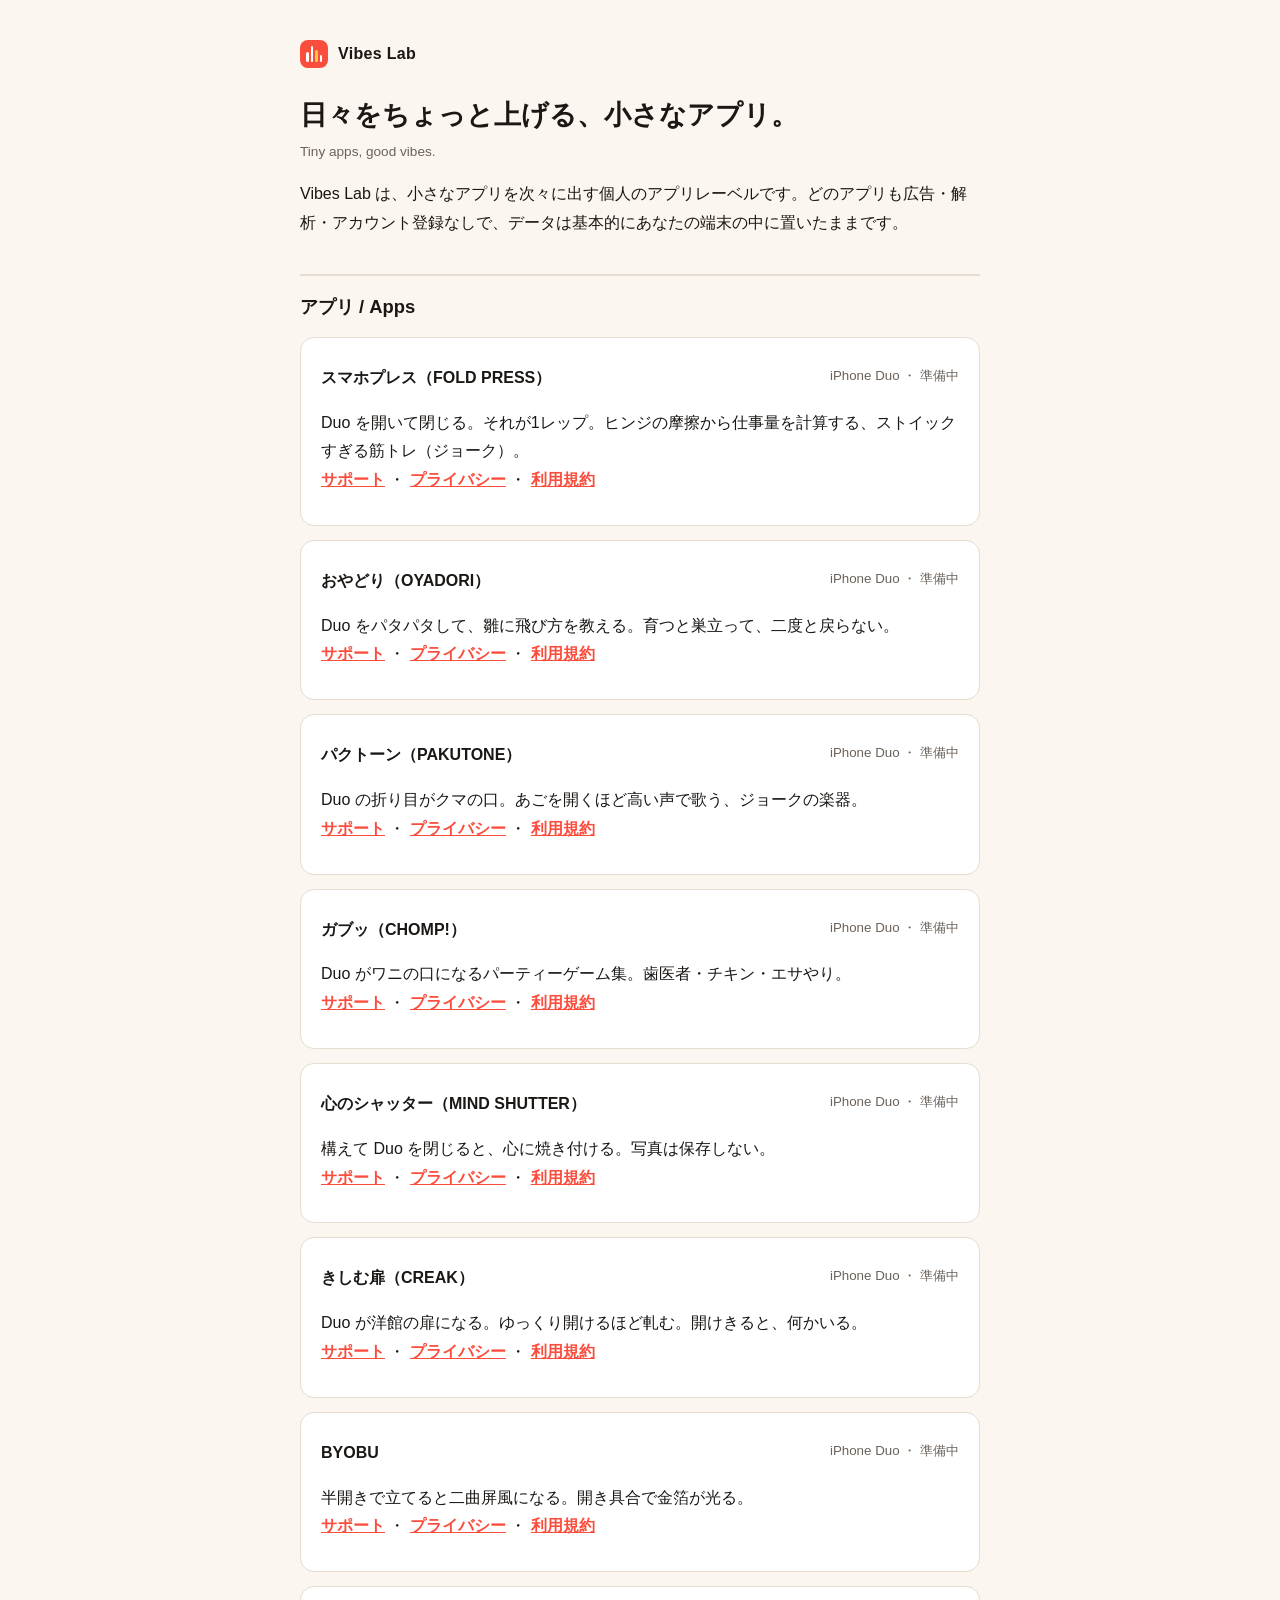
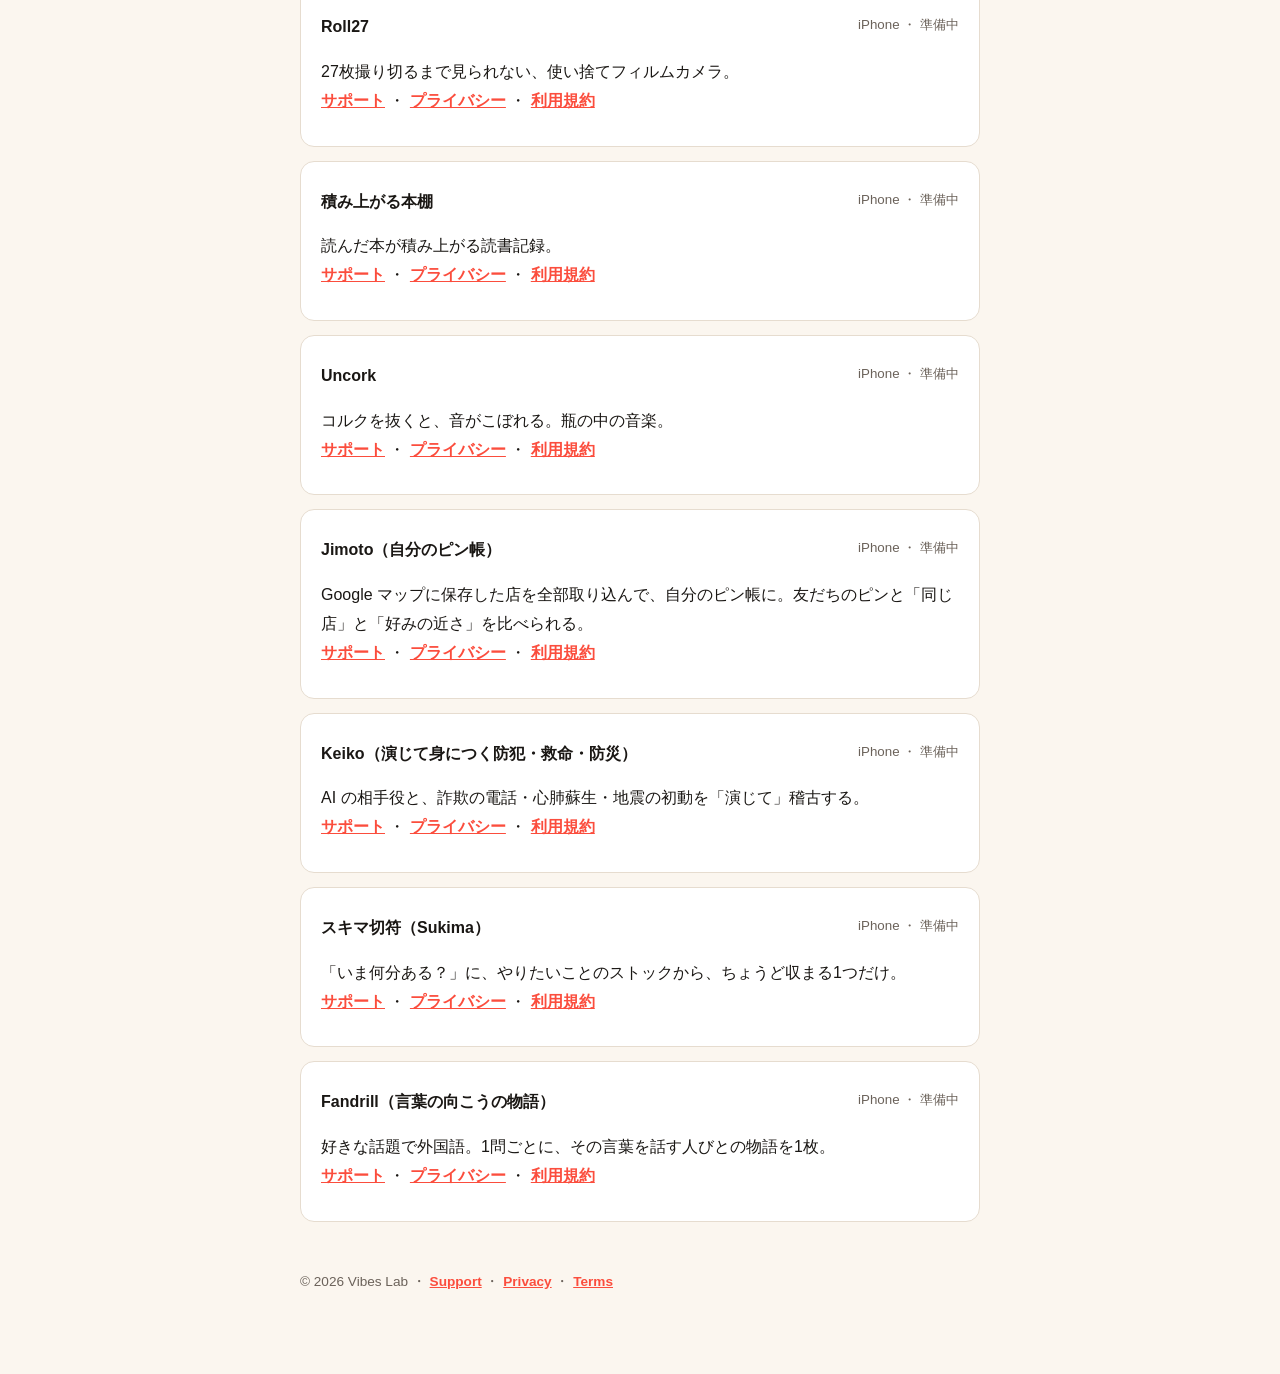
<file: index.html>
<!DOCTYPE html>
<html lang="ja"><head><meta charset="UTF-8"><meta name="viewport" content="width=device-width, initial-scale=1.0">
<title>Vibes Lab — Tiny apps, good vibes.</title>
<meta name="description" content="小さなアプリを次々に出す個人アプリレーベル。Tiny apps, good vibes.">
<link rel="stylesheet" href="style.css">
</head><body><main>
<a class="label" href="./"><span class="mark"><i style="height:10px"></i><i style="height:16px"></i><i style="height:12px"></i><i style="height:7px"></i></span>Vibes Lab</a>

<h1>日々をちょっと上げる、小さなアプリ。</h1>
<p class="meta">Tiny apps, good vibes.</p>
<p>Vibes Lab は、小さなアプリを次々に出す個人のアプリレーベルです。どのアプリも広告・解析・アカウント登録なしで、データは基本的にあなたの端末の中に置いたままです。</p>

<h2>アプリ / Apps</h2>
<section class="app"><h3>スマホプレス（FOLD PRESS） <small>iPhone Duo ・ 準備中</small></h3>
<p>Duo を開いて閉じる。それが1レップ。ヒンジの摩擦から仕事量を計算する、ストイックすぎる筋トレ（ジョーク）。<br><a href="support/#fold-press">サポート</a> ・ <a href="privacy/#fold-press">プライバシー</a> ・ <a href="terms/#fold-press">利用規約</a></p></section>
<section class="app"><h3>おやどり（OYADORI） <small>iPhone Duo ・ 準備中</small></h3>
<p>Duo をパタパタして、雛に飛び方を教える。育つと巣立って、二度と戻らない。<br><a href="support/#oyadori">サポート</a> ・ <a href="privacy/#oyadori">プライバシー</a> ・ <a href="terms/#oyadori">利用規約</a></p></section>
<section class="app"><h3>パクトーン（PAKUTONE） <small>iPhone Duo ・ 準備中</small></h3>
<p>Duo の折り目がクマの口。あごを開くほど高い声で歌う、ジョークの楽器。<br><a href="support/#pakutone">サポート</a> ・ <a href="privacy/#pakutone">プライバシー</a> ・ <a href="terms/#pakutone">利用規約</a></p></section>
<section class="app"><h3>ガブッ（CHOMP!） <small>iPhone Duo ・ 準備中</small></h3>
<p>Duo がワニの口になるパーティーゲーム集。歯医者・チキン・エサやり。<br><a href="support/#chomp">サポート</a> ・ <a href="privacy/#chomp">プライバシー</a> ・ <a href="terms/#chomp">利用規約</a></p></section>
<section class="app"><h3>心のシャッター（MIND SHUTTER） <small>iPhone Duo ・ 準備中</small></h3>
<p>構えて Duo を閉じると、心に焼き付ける。写真は保存しない。<br><a href="support/#mind-shutter">サポート</a> ・ <a href="privacy/#mind-shutter">プライバシー</a> ・ <a href="terms/#mind-shutter">利用規約</a></p></section>
<section class="app"><h3>きしむ扉（CREAK） <small>iPhone Duo ・ 準備中</small></h3>
<p>Duo が洋館の扉になる。ゆっくり開けるほど軋む。開けきると、何かいる。<br><a href="support/#creak">サポート</a> ・ <a href="privacy/#creak">プライバシー</a> ・ <a href="terms/#creak">利用規約</a></p></section>
<section class="app"><h3>BYOBU <small>iPhone Duo ・ 準備中</small></h3>
<p>半開きで立てると二曲屏風になる。開き具合で金箔が光る。<br><a href="support/#byobu">サポート</a> ・ <a href="privacy/#byobu">プライバシー</a> ・ <a href="terms/">利用規約</a></p></section>
<section class="app"><h3>Roll27 <small>iPhone ・ 準備中</small></h3>
<p>27枚撮り切るまで見られない、使い捨てフィルムカメラ。<br><a href="support/#roll27">サポート</a> ・ <a href="privacy/#roll27">プライバシー</a> ・ <a href="terms/">利用規約</a></p></section>
<section class="app"><h3>積み上がる本棚 <small>iPhone ・ 準備中</small></h3>
<p>読んだ本が積み上がる読書記録。<br><a href="support/#bookshelf">サポート</a> ・ <a href="privacy/#bookshelf">プライバシー</a> ・ <a href="terms/">利用規約</a></p></section>
<section class="app"><h3>Uncork <small>iPhone ・ 準備中</small></h3>
<p>コルクを抜くと、音がこぼれる。瓶の中の音楽。<br><a href="support/#uncork">サポート</a> ・ <a href="privacy/#uncork">プライバシー</a> ・ <a href="terms/">利用規約</a></p></section>

<section class="app"><h3>Jimoto（自分のピン帳） <small>iPhone ・ 準備中</small></h3>
<p>Google マップに保存した店を全部取り込んで、自分のピン帳に。友だちのピンと「同じ店」と「好みの近さ」を比べられる。<br><a href="support/#jimoto">サポート</a> ・ <a href="privacy/#jimoto">プライバシー</a> ・ <a href="terms/#jimoto">利用規約</a></p></section>
<section class="app"><h3>Keiko（演じて身につく防犯・救命・防災） <small>iPhone ・ 準備中</small></h3>
<p>AI の相手役と、詐欺の電話・心肺蘇生・地震の初動を「演じて」稽古する。<br><a href="support/#keiko">サポート</a> ・ <a href="privacy/#keiko">プライバシー</a> ・ <a href="terms/#keiko">利用規約</a></p></section>
<section class="app"><h3>スキマ切符（Sukima） <small>iPhone ・ 準備中</small></h3>
<p>「いま何分ある？」に、やりたいことのストックから、ちょうど収まる1つだけ。<br><a href="support/#sukima">サポート</a> ・ <a href="privacy/#sukima">プライバシー</a> ・ <a href="terms/#sukima">利用規約</a></p></section>
<section class="app"><h3>Fandrill（言葉の向こうの物語） <small>iPhone ・ 準備中</small></h3>
<p>好きな話題で外国語。1問ごとに、その言葉を話す人びとの物語を1枚。<br><a href="support/#fandrill">サポート</a> ・ <a href="privacy/#fandrill">プライバシー</a> ・ <a href="terms/#fandrill">利用規約</a></p></section>

<footer>© 2026 Vibes Lab ・ <a href="support/">Support</a> ・ <a href="privacy/">Privacy</a> ・ <a href="terms/">Terms</a></footer>
</main></body></html>
</file>
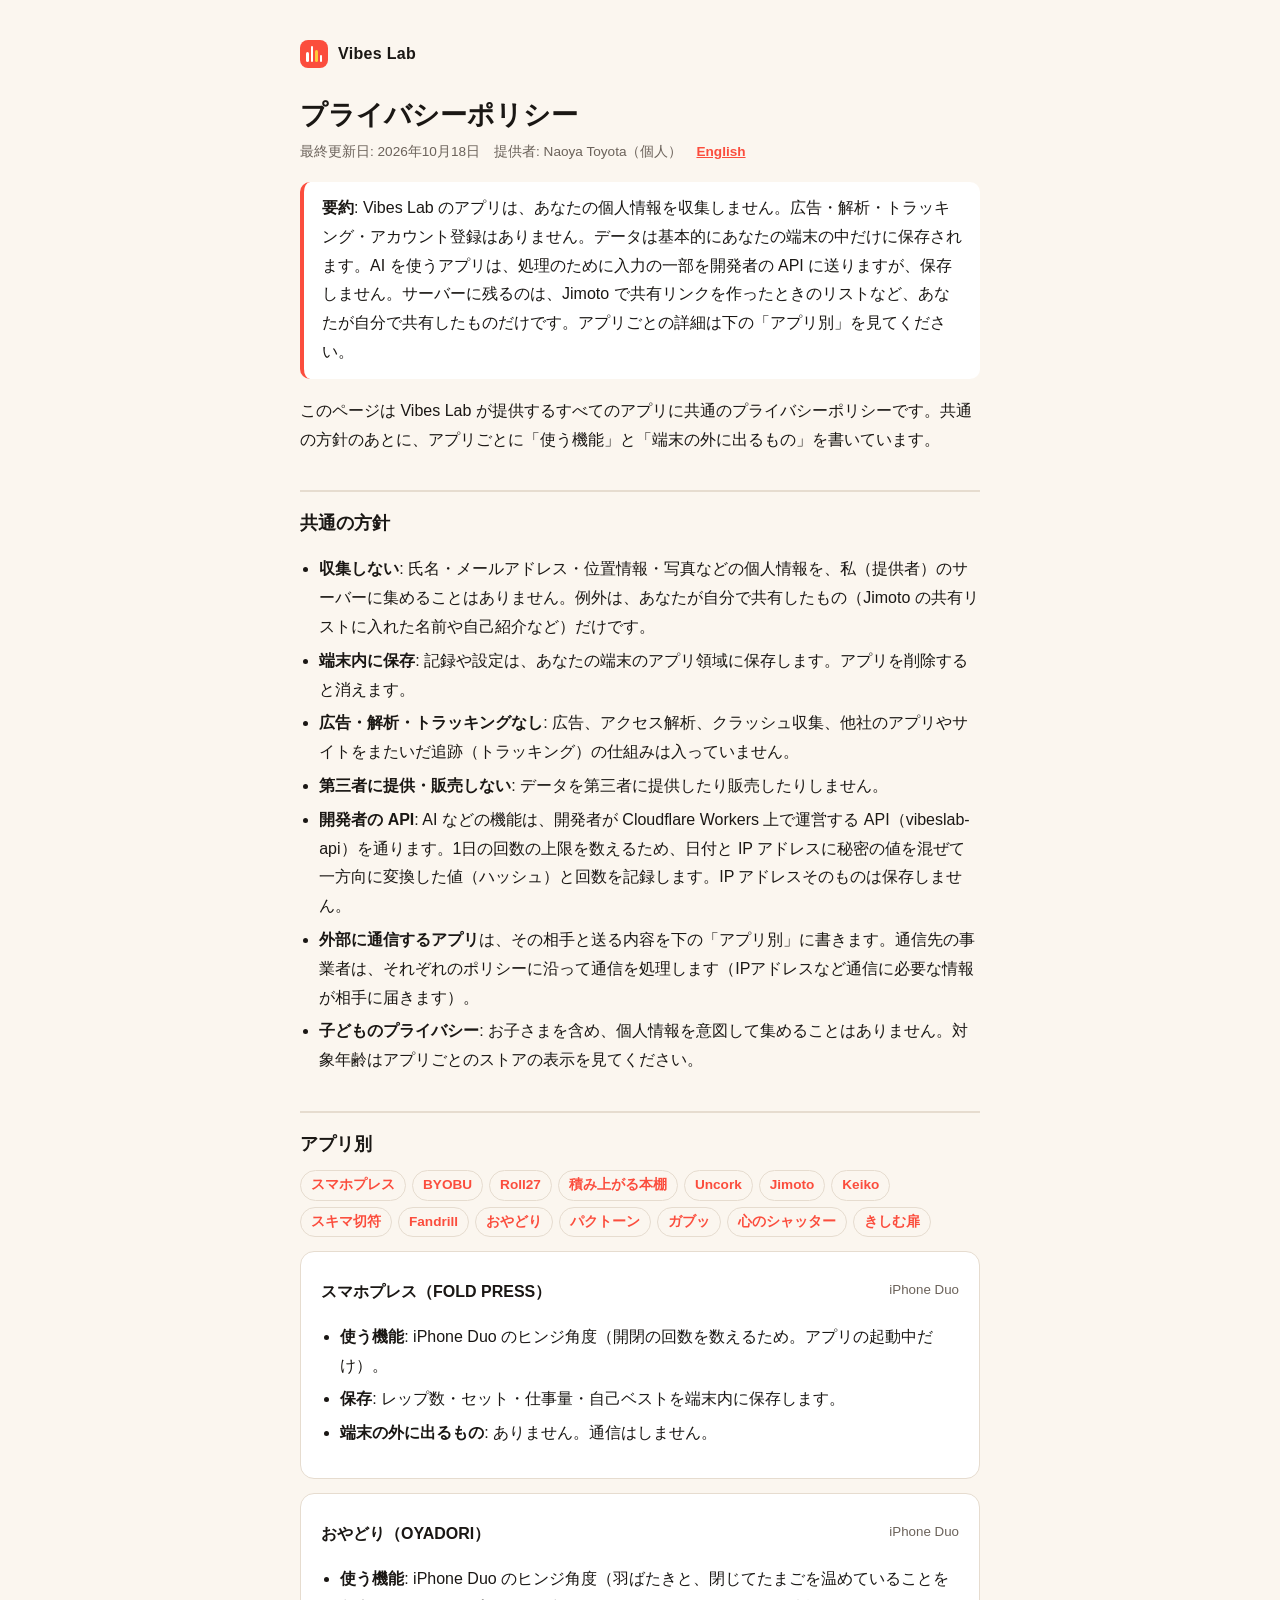
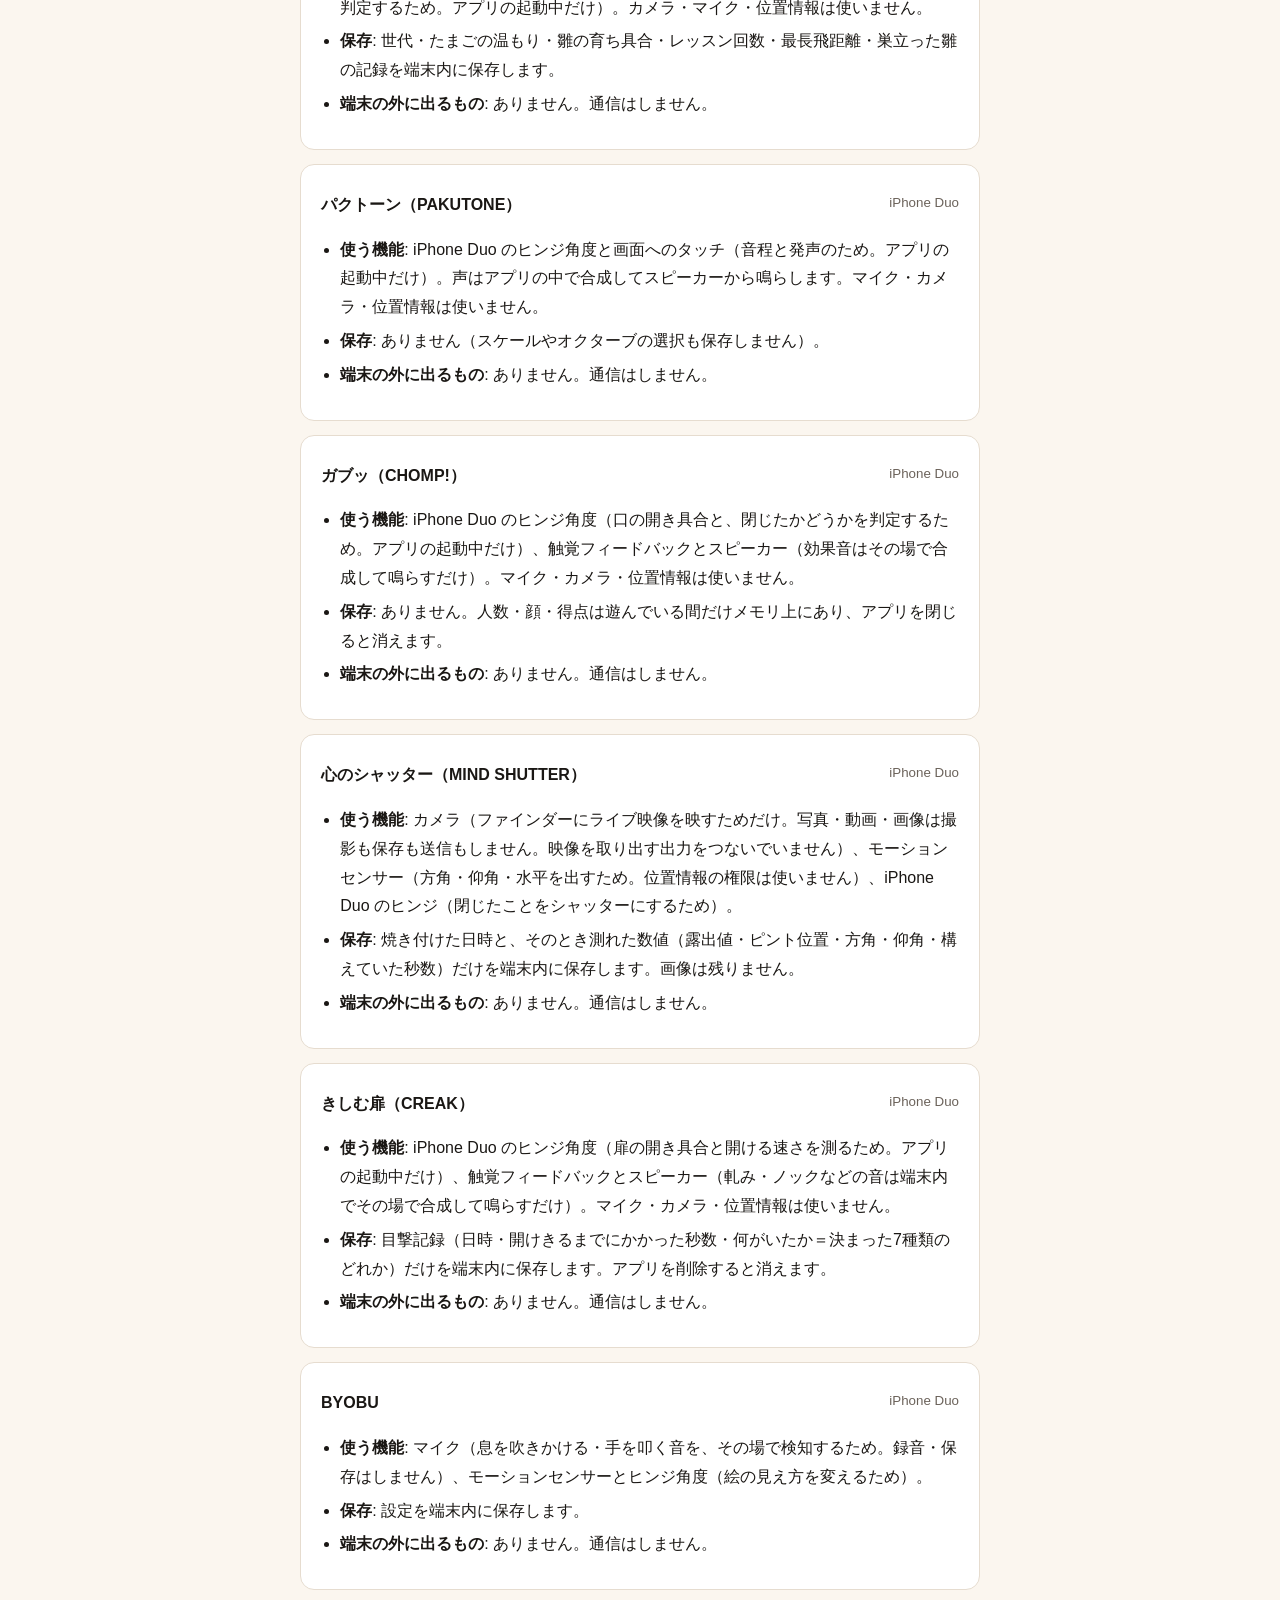
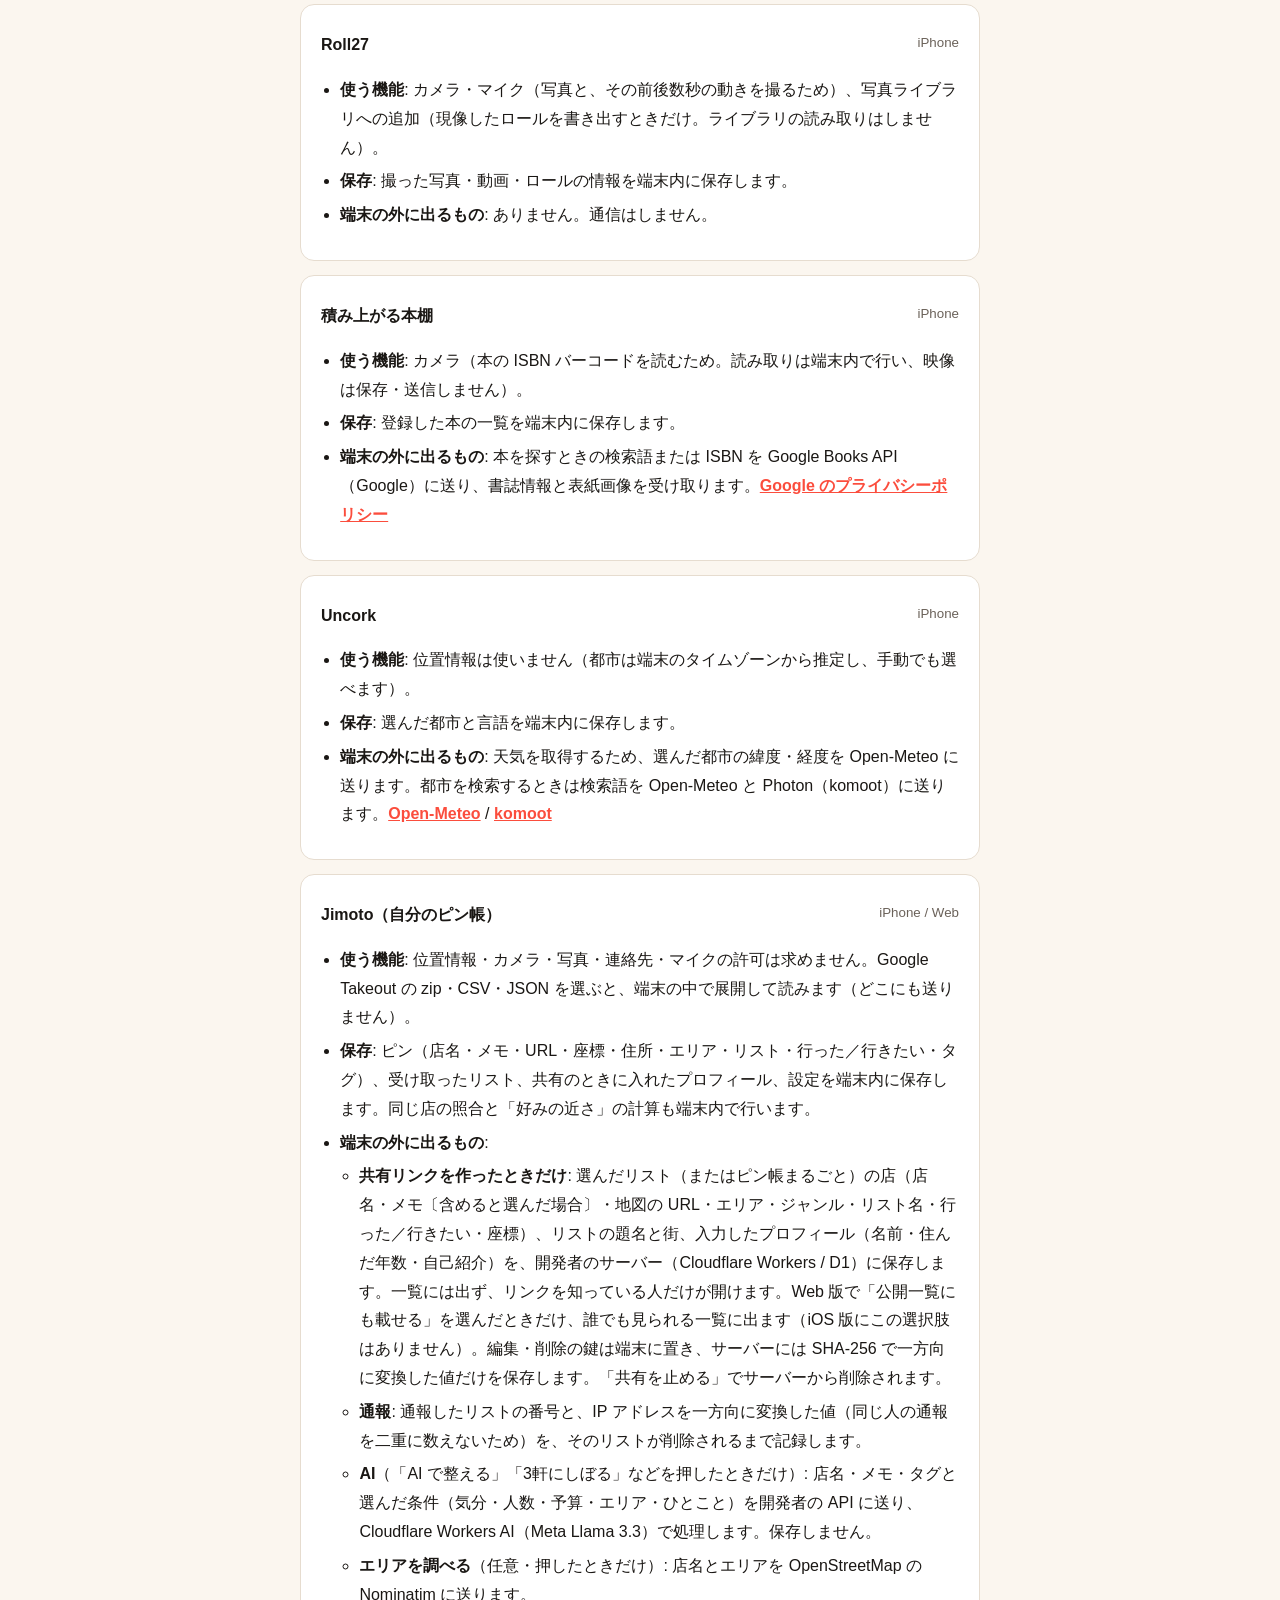
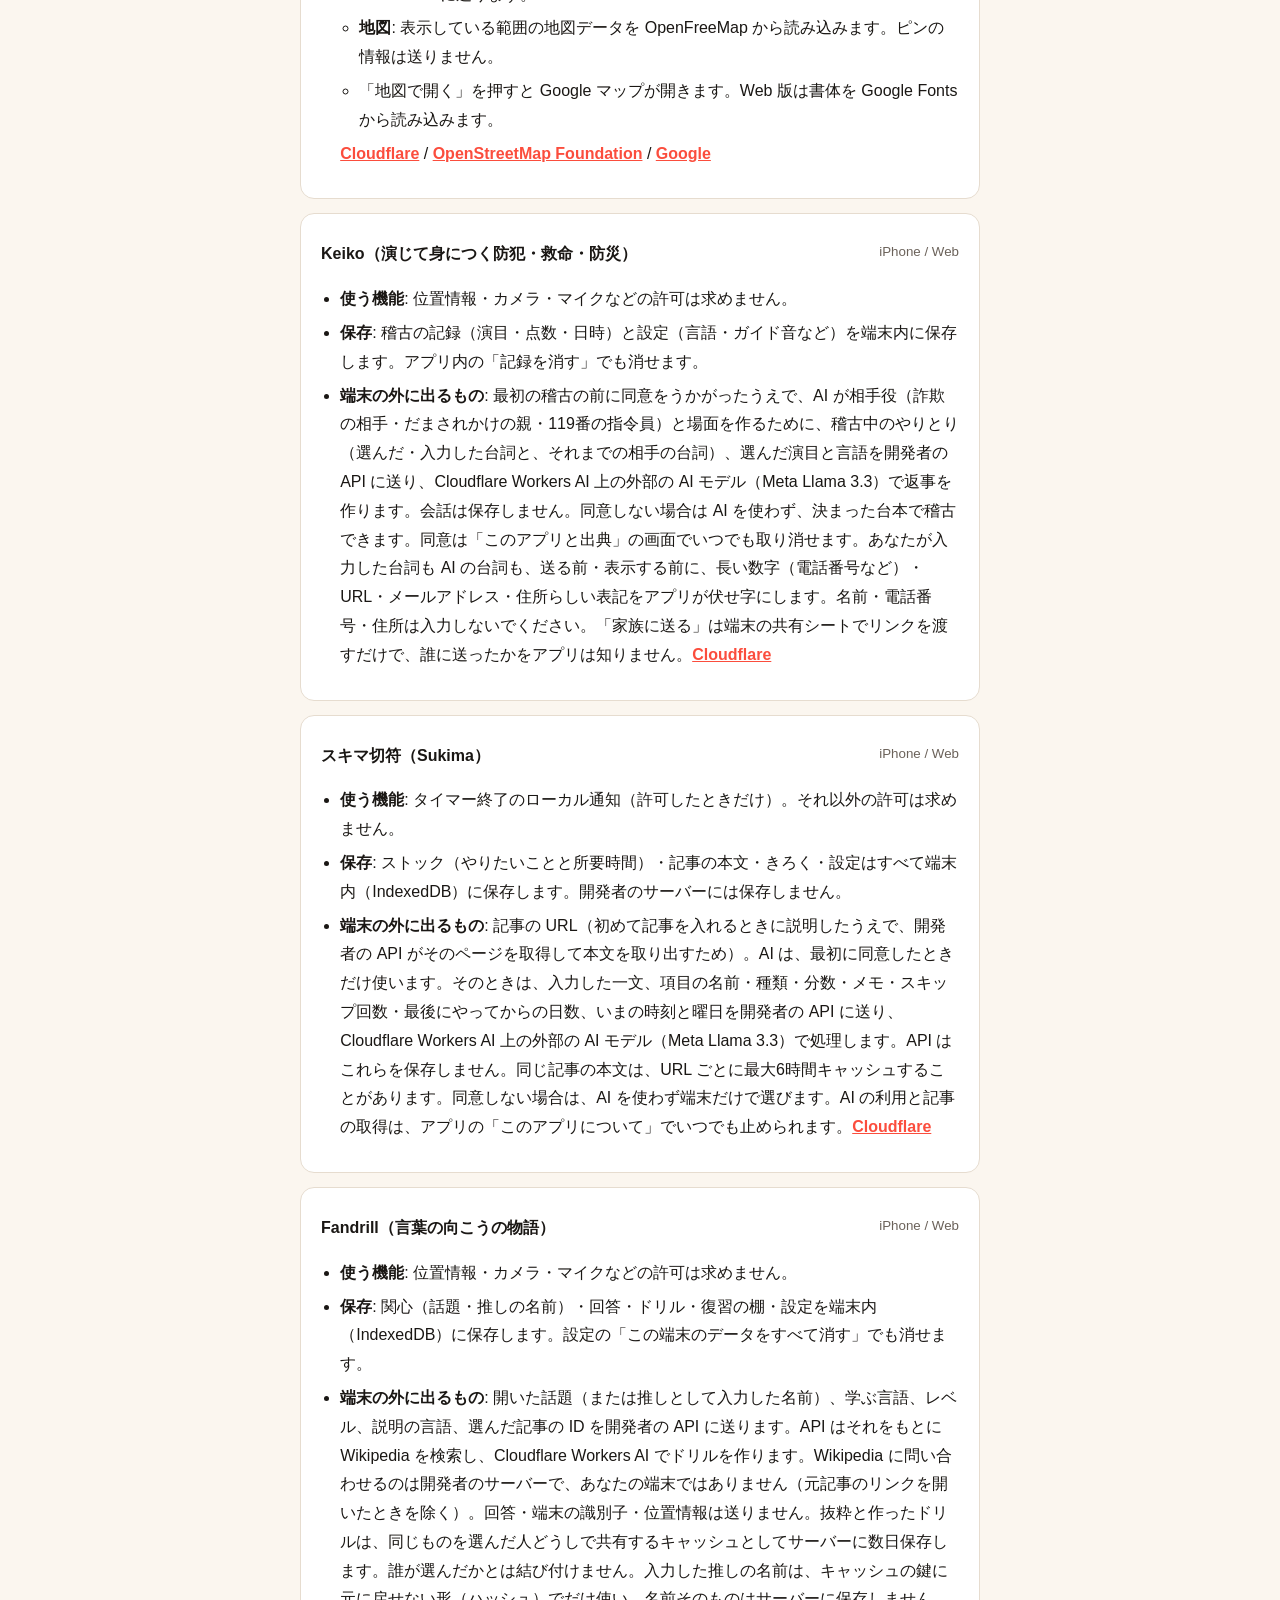
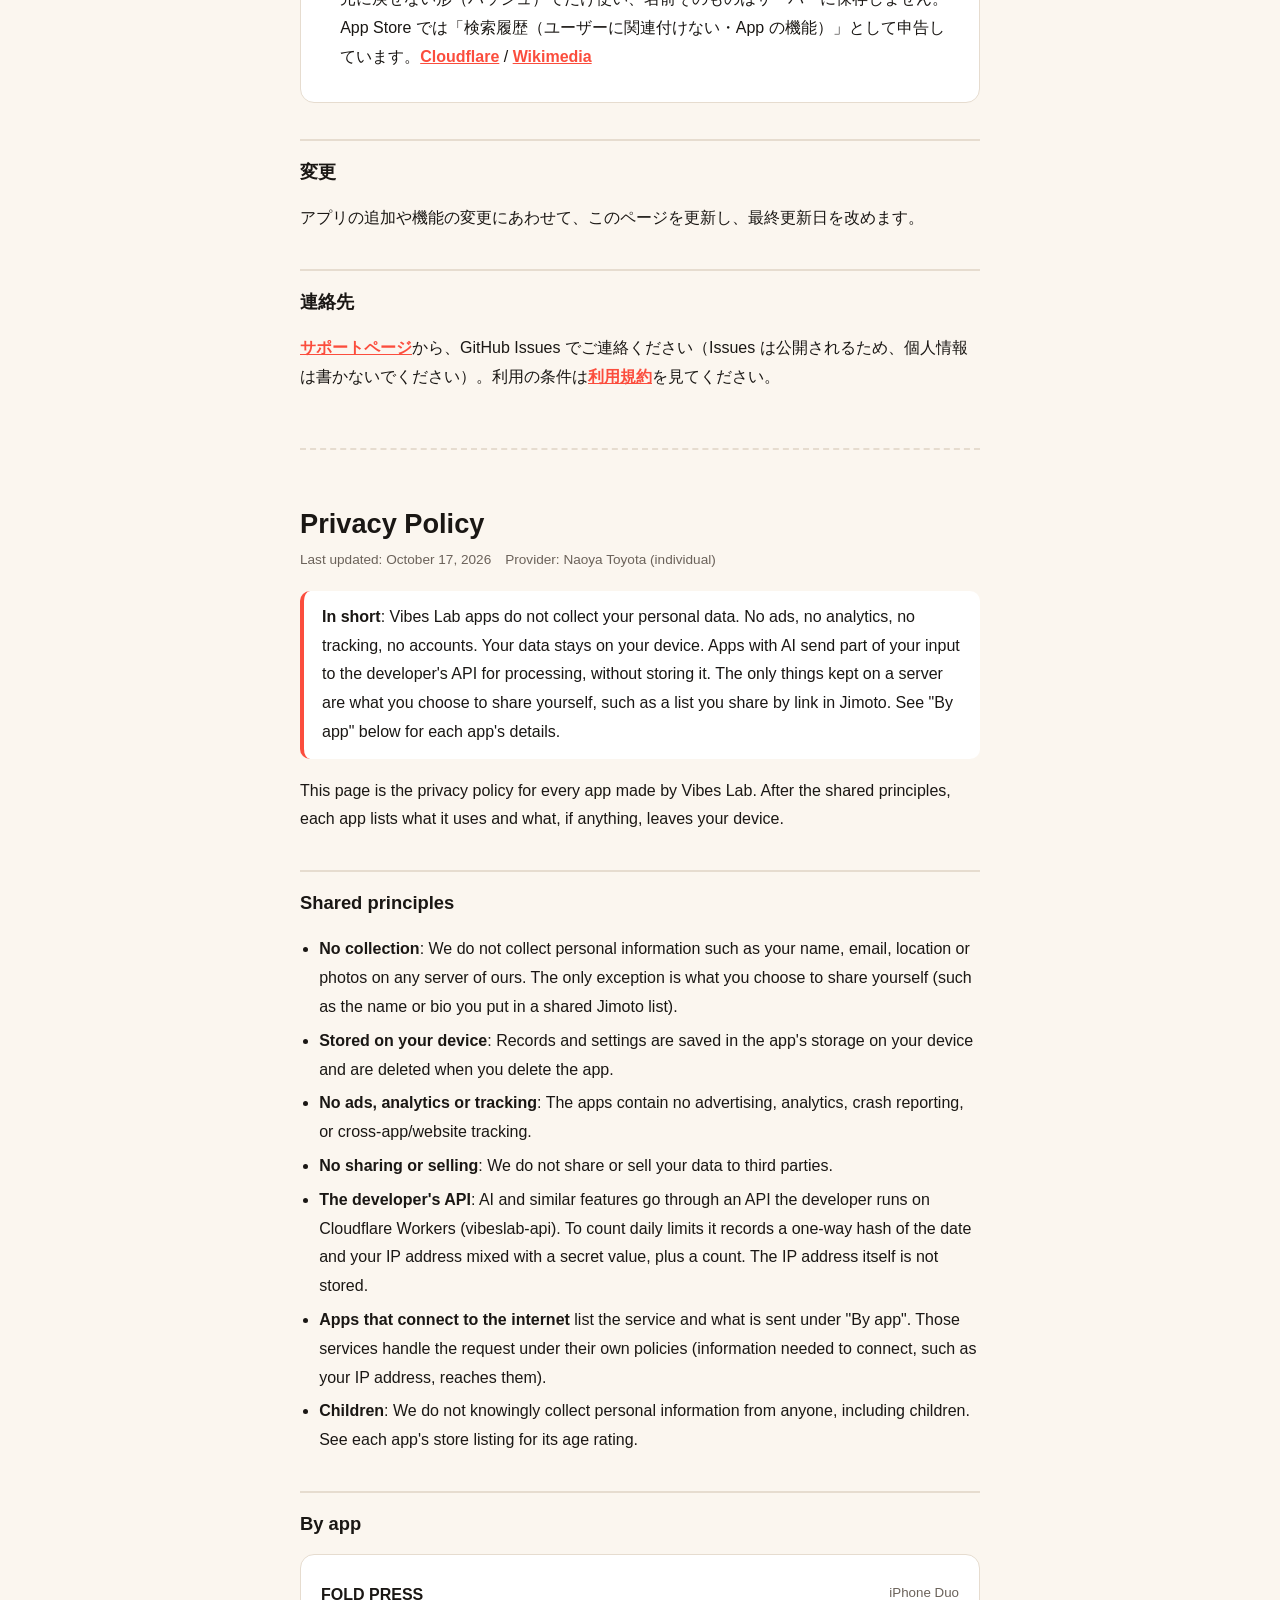
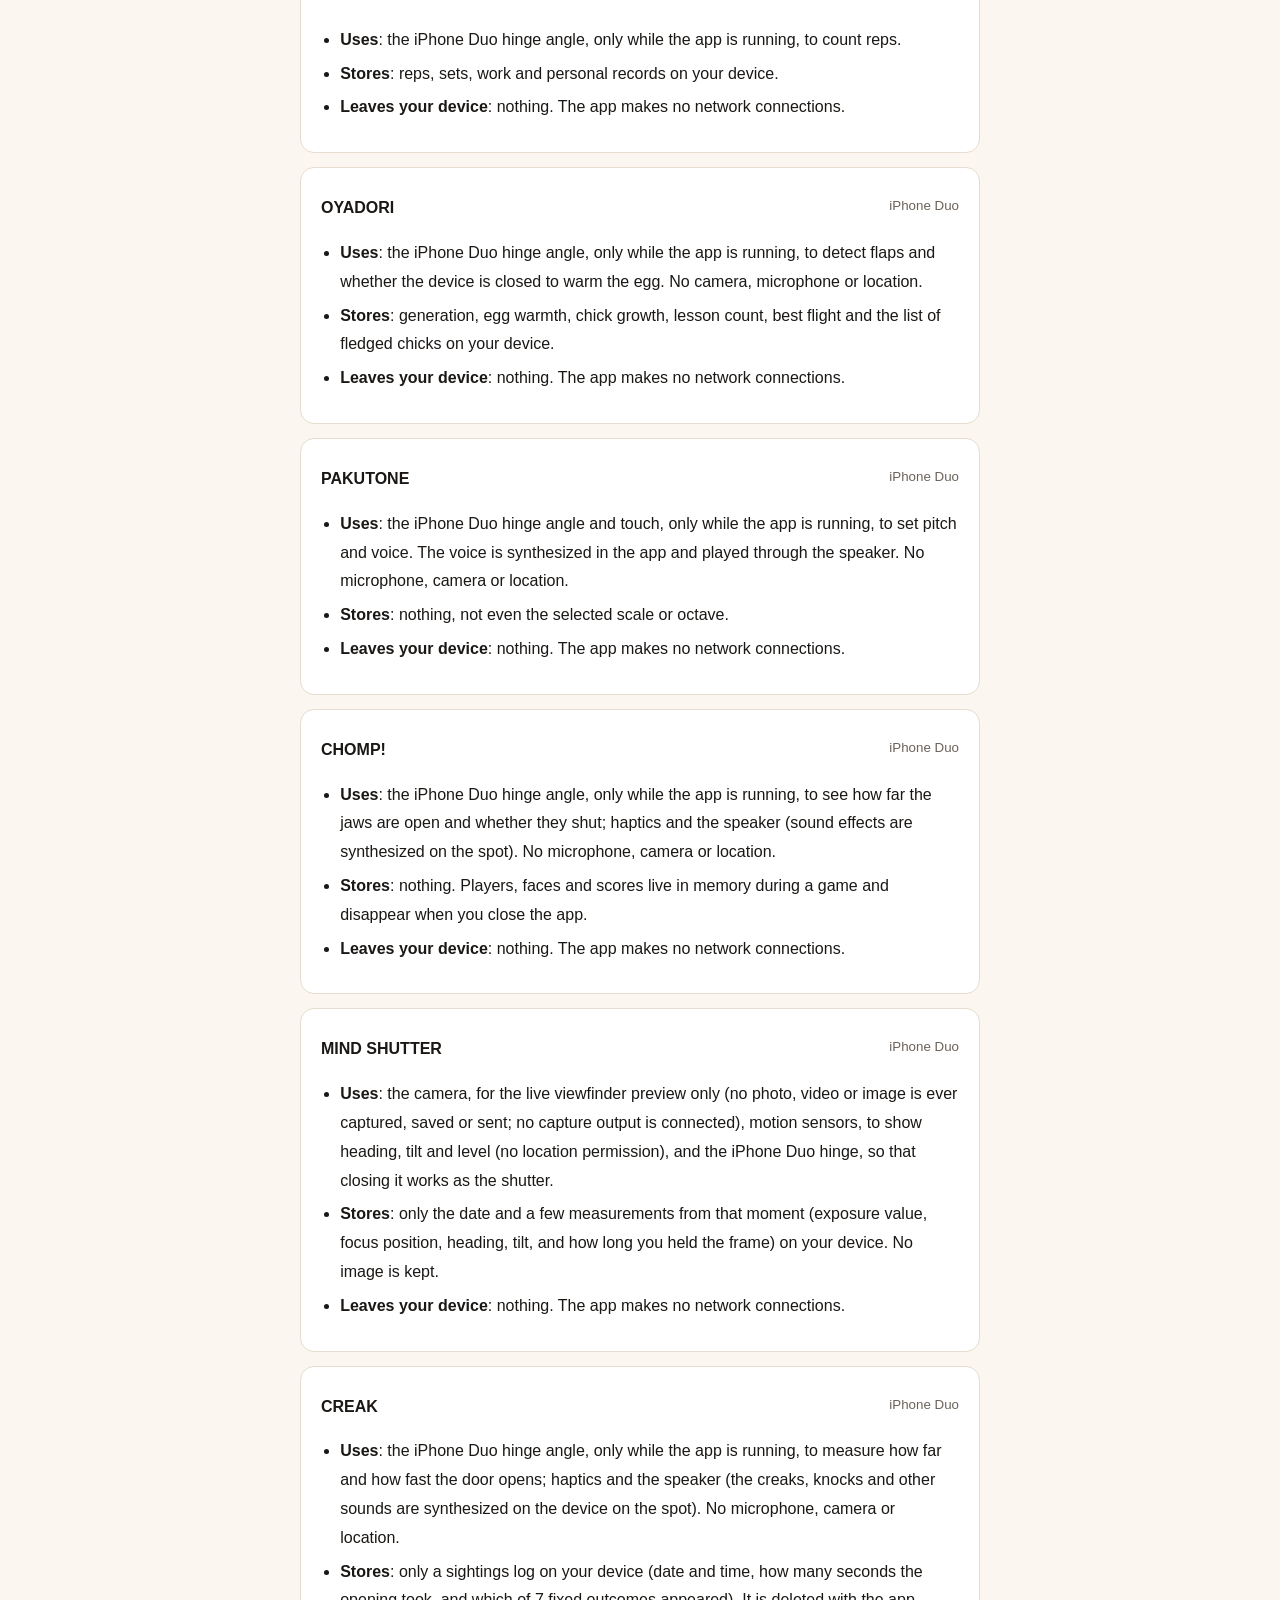
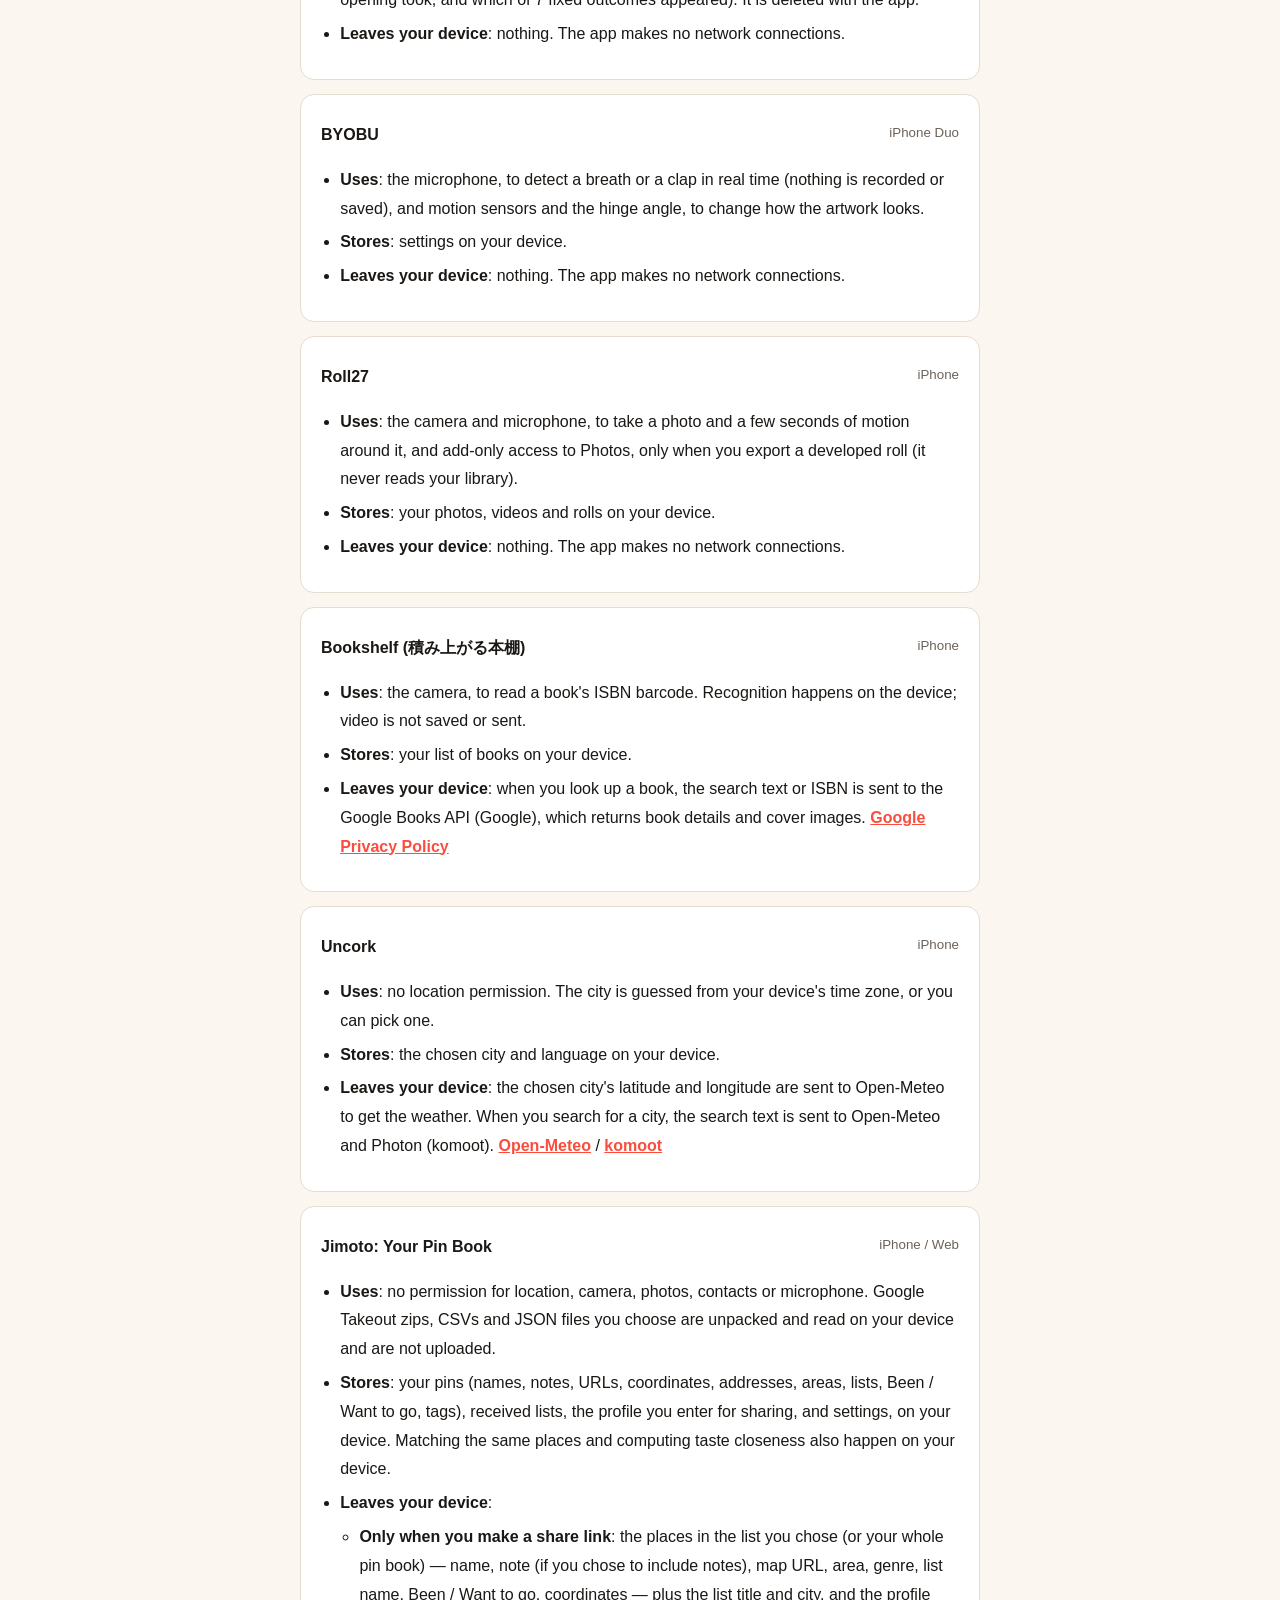
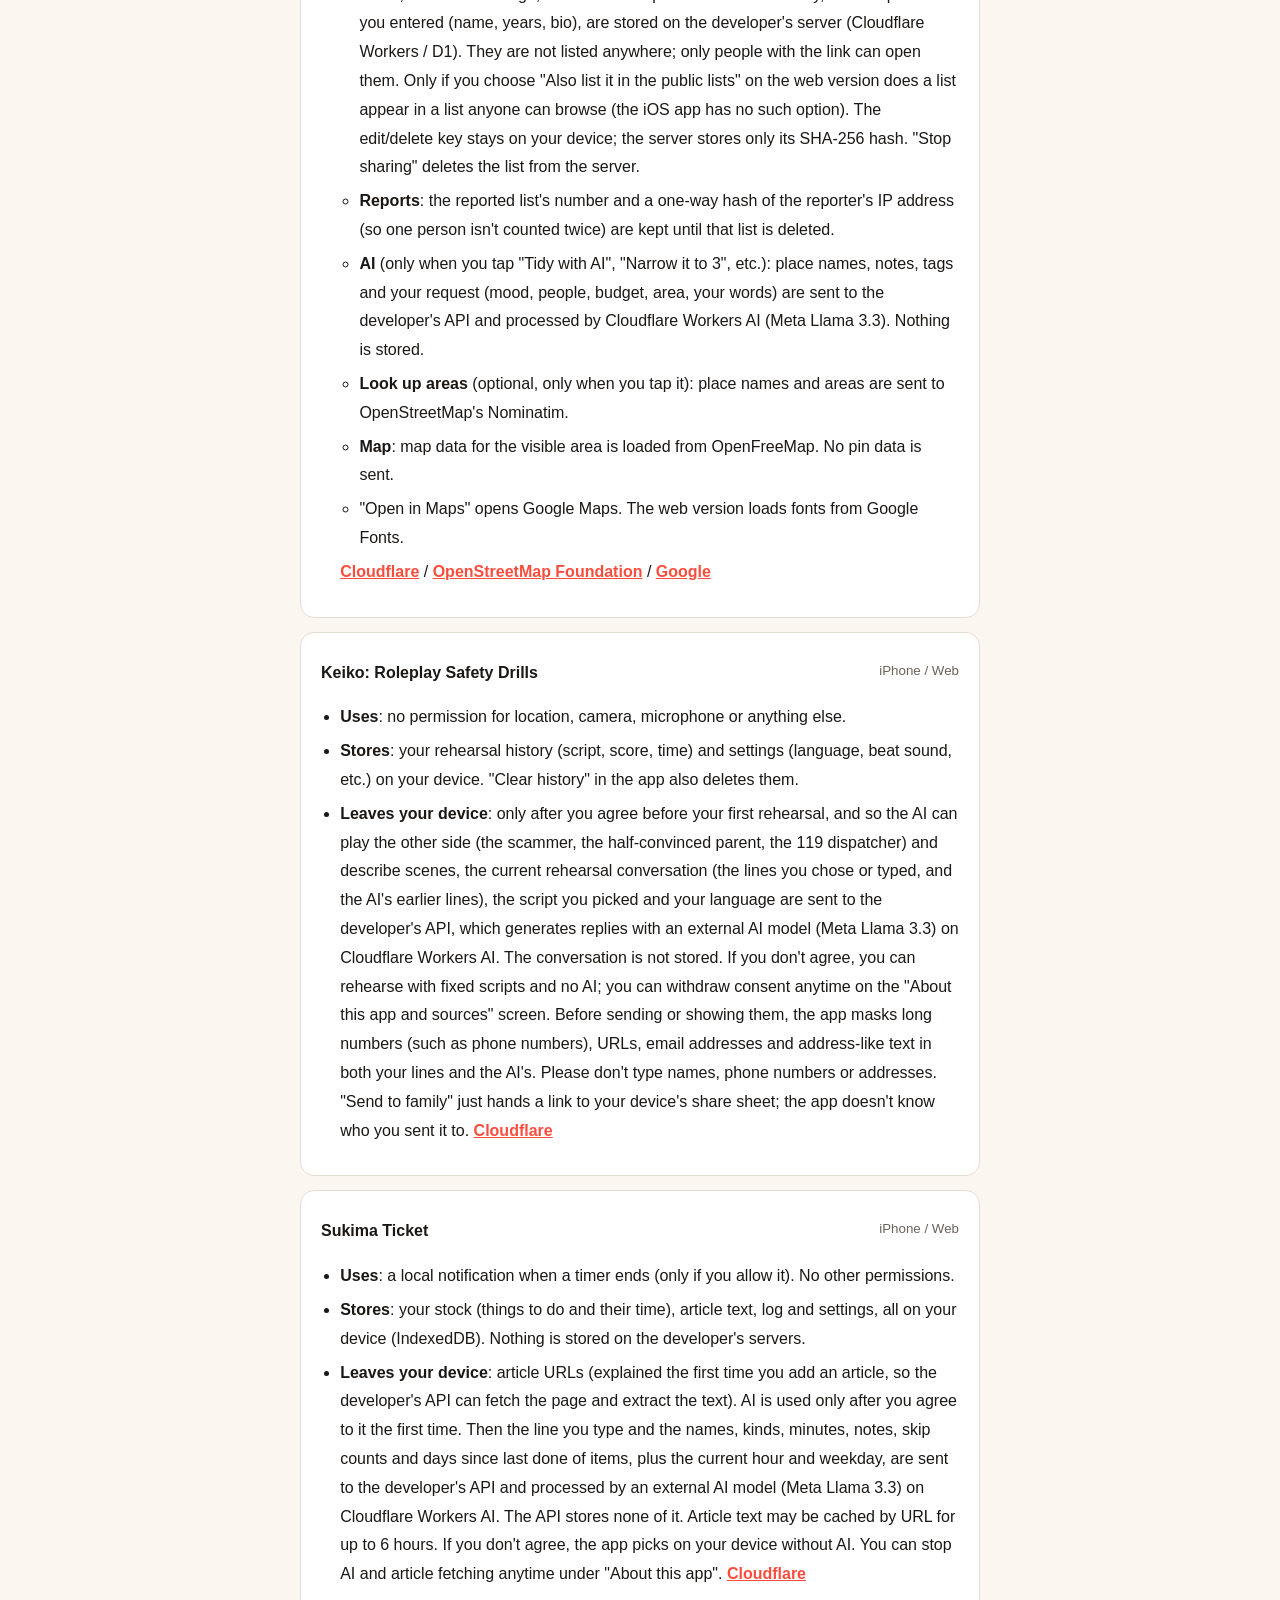
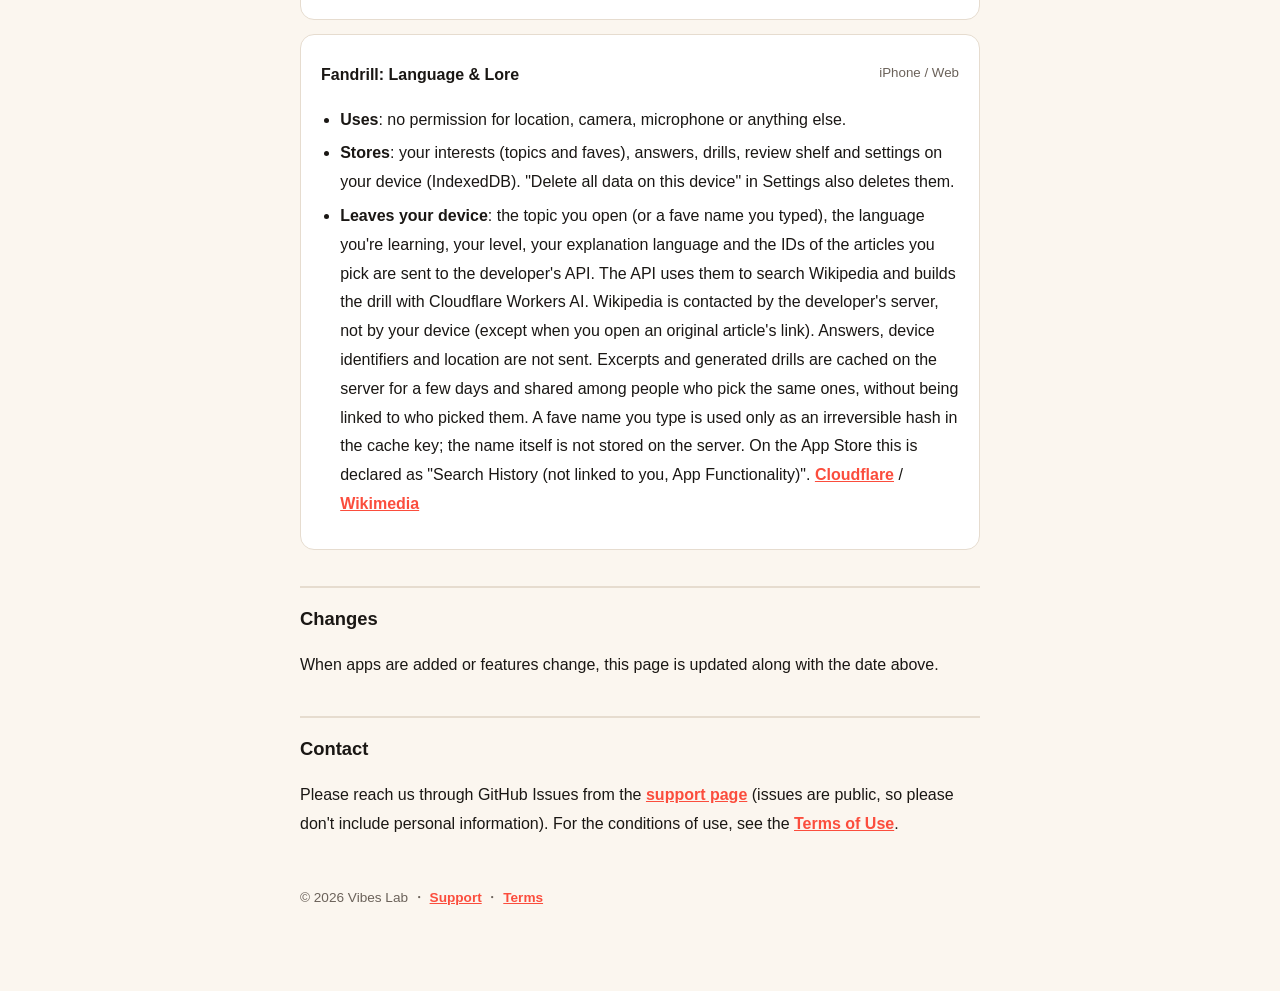
<file: privacy/index.html>
<!DOCTYPE html>
<html lang="ja"><head><meta charset="UTF-8"><meta name="viewport" content="width=device-width, initial-scale=1.0">
<title>プライバシーポリシー / Privacy Policy — Vibes Lab</title>
<link rel="stylesheet" href="../style.css">
</head><body><main>
<a class="label" href="../"><span class="mark"><i style="height:10px"></i><i style="height:16px"></i><i style="height:12px"></i><i style="height:7px"></i></span>Vibes Lab</a>

<h1>プライバシーポリシー</h1>
<p class="meta">最終更新日: 2026年10月18日　提供者: Naoya Toyota（個人）　<a href="#en">English</a></p>

<div class="callout">
<b>要約</b>: Vibes Lab のアプリは、あなたの個人情報を収集しません。広告・解析・トラッキング・アカウント登録はありません。データは基本的にあなたの端末の中だけに保存されます。AI を使うアプリは、処理のために入力の一部を開発者の API に送りますが、保存しません。サーバーに残るのは、Jimoto で共有リンクを作ったときのリストなど、あなたが自分で共有したものだけです。アプリごとの詳細は下の「アプリ別」を見てください。
</div>

<p>このページは Vibes Lab が提供するすべてのアプリに共通のプライバシーポリシーです。共通の方針のあとに、アプリごとに「使う機能」と「端末の外に出るもの」を書いています。</p>

<h2>共通の方針</h2>
<ul>
<li><b>収集しない</b>: 氏名・メールアドレス・位置情報・写真などの個人情報を、私（提供者）のサーバーに集めることはありません。例外は、あなたが自分で共有したもの（Jimoto の共有リストに入れた名前や自己紹介など）だけです。</li>
<li><b>端末内に保存</b>: 記録や設定は、あなたの端末のアプリ領域に保存します。アプリを削除すると消えます。</li>
<li><b>広告・解析・トラッキングなし</b>: 広告、アクセス解析、クラッシュ収集、他社のアプリやサイトをまたいだ追跡（トラッキング）の仕組みは入っていません。</li>
<li><b>第三者に提供・販売しない</b>: データを第三者に提供したり販売したりしません。</li>
<li><b>開発者の API</b>: AI などの機能は、開発者が Cloudflare Workers 上で運営する API（vibeslab-api）を通ります。1日の回数の上限を数えるため、日付と IP アドレスに秘密の値を混ぜて一方向に変換した値（ハッシュ）と回数を記録します。IP アドレスそのものは保存しません。</li>
<li><b>外部に通信するアプリ</b>は、その相手と送る内容を下の「アプリ別」に書きます。通信先の事業者は、それぞれのポリシーに沿って通信を処理します（IPアドレスなど通信に必要な情報が相手に届きます）。</li>
<li><b>子どものプライバシー</b>: お子さまを含め、個人情報を意図して集めることはありません。対象年齢はアプリごとのストアの表示を見てください。</li>
</ul>

<h2>アプリ別</h2>
<nav class="toc"><a href="#fold-press">スマホプレス</a><a href="#byobu">BYOBU</a><a href="#roll27">Roll27</a><a href="#bookshelf">積み上がる本棚</a><a href="#uncork">Uncork</a><a href="#jimoto">Jimoto</a><a href="#keiko">Keiko</a><a href="#sukima">スキマ切符</a><a href="#fandrill">Fandrill</a><a href="#oyadori">おやどり</a><a href="#pakutone">パクトーン</a><a href="#chomp">ガブッ</a><a href="#mind-shutter">心のシャッター</a><a href="#creak">きしむ扉</a></nav>

<section class="app" id="fold-press"><h3>スマホプレス（FOLD PRESS） <small>iPhone Duo</small></h3>
<ul>
<li><b>使う機能</b>: iPhone Duo のヒンジ角度（開閉の回数を数えるため。アプリの起動中だけ）。</li>
<li><b>保存</b>: レップ数・セット・仕事量・自己ベストを端末内に保存します。</li>
<li><b>端末の外に出るもの</b>: ありません。通信はしません。</li>
</ul></section>
<section class="app" id="oyadori"><h3>おやどり（OYADORI） <small>iPhone Duo</small></h3>
<ul>
<li><b>使う機能</b>: iPhone Duo のヒンジ角度（羽ばたきと、閉じてたまごを温めていることを判定するため。アプリの起動中だけ）。カメラ・マイク・位置情報は使いません。</li>
<li><b>保存</b>: 世代・たまごの温もり・雛の育ち具合・レッスン回数・最長飛距離・巣立った雛の記録を端末内に保存します。</li>
<li><b>端末の外に出るもの</b>: ありません。通信はしません。</li>
</ul></section>
<section class="app" id="pakutone"><h3>パクトーン（PAKUTONE） <small>iPhone Duo</small></h3>
<ul>
<li><b>使う機能</b>: iPhone Duo のヒンジ角度と画面へのタッチ（音程と発声のため。アプリの起動中だけ）。声はアプリの中で合成してスピーカーから鳴らします。マイク・カメラ・位置情報は使いません。</li>
<li><b>保存</b>: ありません（スケールやオクターブの選択も保存しません）。</li>
<li><b>端末の外に出るもの</b>: ありません。通信はしません。</li>
</ul></section>
<section class="app" id="chomp"><h3>ガブッ（CHOMP!） <small>iPhone Duo</small></h3>
<ul>
<li><b>使う機能</b>: iPhone Duo のヒンジ角度（口の開き具合と、閉じたかどうかを判定するため。アプリの起動中だけ）、触覚フィードバックとスピーカー（効果音はその場で合成して鳴らすだけ）。マイク・カメラ・位置情報は使いません。</li>
<li><b>保存</b>: ありません。人数・顔・得点は遊んでいる間だけメモリ上にあり、アプリを閉じると消えます。</li>
<li><b>端末の外に出るもの</b>: ありません。通信はしません。</li>
</ul></section>
<section class="app" id="mind-shutter"><h3>心のシャッター（MIND SHUTTER） <small>iPhone Duo</small></h3>
<ul>
<li><b>使う機能</b>: カメラ（ファインダーにライブ映像を映すためだけ。写真・動画・画像は撮影も保存も送信もしません。映像を取り出す出力をつないでいません）、モーションセンサー（方角・仰角・水平を出すため。位置情報の権限は使いません）、iPhone Duo のヒンジ（閉じたことをシャッターにするため）。</li>
<li><b>保存</b>: 焼き付けた日時と、そのとき測れた数値（露出値・ピント位置・方角・仰角・構えていた秒数）だけを端末内に保存します。画像は残りません。</li>
<li><b>端末の外に出るもの</b>: ありません。通信はしません。</li>
</ul></section>
<section class="app" id="creak"><h3>きしむ扉（CREAK） <small>iPhone Duo</small></h3>
<ul>
<li><b>使う機能</b>: iPhone Duo のヒンジ角度（扉の開き具合と開ける速さを測るため。アプリの起動中だけ）、触覚フィードバックとスピーカー（軋み・ノックなどの音は端末内でその場で合成して鳴らすだけ）。マイク・カメラ・位置情報は使いません。</li>
<li><b>保存</b>: 目撃記録（日時・開けきるまでにかかった秒数・何がいたか＝決まった7種類のどれか）だけを端末内に保存します。アプリを削除すると消えます。</li>
<li><b>端末の外に出るもの</b>: ありません。通信はしません。</li>
</ul></section>

<section class="app" id="byobu"><h3>BYOBU <small>iPhone Duo</small></h3>
<ul>
<li><b>使う機能</b>: マイク（息を吹きかける・手を叩く音を、その場で検知するため。録音・保存はしません）、モーションセンサーとヒンジ角度（絵の見え方を変えるため）。</li>
<li><b>保存</b>: 設定を端末内に保存します。</li>
<li><b>端末の外に出るもの</b>: ありません。通信はしません。</li>
</ul></section>

<section class="app" id="roll27"><h3>Roll27 <small>iPhone</small></h3>
<ul>
<li><b>使う機能</b>: カメラ・マイク（写真と、その前後数秒の動きを撮るため）、写真ライブラリへの追加（現像したロールを書き出すときだけ。ライブラリの読み取りはしません）。</li>
<li><b>保存</b>: 撮った写真・動画・ロールの情報を端末内に保存します。</li>
<li><b>端末の外に出るもの</b>: ありません。通信はしません。</li>
</ul></section>

<section class="app" id="bookshelf"><h3>積み上がる本棚 <small>iPhone</small></h3>
<ul>
<li><b>使う機能</b>: カメラ（本の ISBN バーコードを読むため。読み取りは端末内で行い、映像は保存・送信しません）。</li>
<li><b>保存</b>: 登録した本の一覧を端末内に保存します。</li>
<li><b>端末の外に出るもの</b>: 本を探すときの検索語または ISBN を Google Books API（Google）に送り、書誌情報と表紙画像を受け取ります。<a href="https://policies.google.com/privacy" rel="noopener">Google のプライバシーポリシー</a></li>
</ul></section>

<section class="app" id="uncork"><h3>Uncork <small>iPhone</small></h3>
<ul>
<li><b>使う機能</b>: 位置情報は使いません（都市は端末のタイムゾーンから推定し、手動でも選べます）。</li>
<li><b>保存</b>: 選んだ都市と言語を端末内に保存します。</li>
<li><b>端末の外に出るもの</b>: 天気を取得するため、選んだ都市の緯度・経度を Open-Meteo に送ります。都市を検索するときは検索語を Open-Meteo と Photon（komoot）に送ります。<a href="https://open-meteo.com/en/terms" rel="noopener">Open-Meteo</a> / <a href="https://www.komoot.com/privacy" rel="noopener">komoot</a></li>
</ul></section>

<section class="app" id="jimoto"><h3>Jimoto（自分のピン帳） <small>iPhone / Web</small></h3>
<ul>
<li><b>使う機能</b>: 位置情報・カメラ・写真・連絡先・マイクの許可は求めません。Google Takeout の zip・CSV・JSON を選ぶと、端末の中で展開して読みます（どこにも送りません）。</li>
<li><b>保存</b>: ピン（店名・メモ・URL・座標・住所・エリア・リスト・行った／行きたい・タグ）、受け取ったリスト、共有のときに入れたプロフィール、設定を端末内に保存します。同じ店の照合と「好みの近さ」の計算も端末内で行います。</li>
<li><b>端末の外に出るもの</b>:
<ul>
<li><b>共有リンクを作ったときだけ</b>: 選んだリスト（またはピン帳まるごと）の店（店名・メモ〔含めると選んだ場合〕・地図の URL・エリア・ジャンル・リスト名・行った／行きたい・座標）、リストの題名と街、入力したプロフィール（名前・住んだ年数・自己紹介）を、開発者のサーバー（Cloudflare Workers / D1）に保存します。一覧には出ず、リンクを知っている人だけが開けます。Web 版で「公開一覧にも載せる」を選んだときだけ、誰でも見られる一覧に出ます（iOS 版にこの選択肢はありません）。編集・削除の鍵は端末に置き、サーバーには SHA-256 で一方向に変換した値だけを保存します。「共有を止める」でサーバーから削除されます。</li>
<li><b>通報</b>: 通報したリストの番号と、IP アドレスを一方向に変換した値（同じ人の通報を二重に数えないため）を、そのリストが削除されるまで記録します。</li>
<li><b>AI</b>（「AI で整える」「3軒にしぼる」などを押したときだけ）: 店名・メモ・タグと選んだ条件（気分・人数・予算・エリア・ひとこと）を開発者の API に送り、Cloudflare Workers AI（Meta Llama 3.3）で処理します。保存しません。</li>
<li><b>エリアを調べる</b>（任意・押したときだけ）: 店名とエリアを OpenStreetMap の Nominatim に送ります。</li>
<li><b>地図</b>: 表示している範囲の地図データを OpenFreeMap から読み込みます。ピンの情報は送りません。</li>
<li>「地図で開く」を押すと Google マップが開きます。Web 版は書体を Google Fonts から読み込みます。</li>
</ul>
<a href="https://www.cloudflare.com/privacypolicy/" rel="noopener">Cloudflare</a> / <a href="https://osmfoundation.org/wiki/Privacy_Policy" rel="noopener">OpenStreetMap Foundation</a> / <a href="https://policies.google.com/privacy" rel="noopener">Google</a></li>
</ul></section>

<section class="app" id="keiko"><h3>Keiko（演じて身につく防犯・救命・防災） <small>iPhone / Web</small></h3>
<ul>
<li><b>使う機能</b>: 位置情報・カメラ・マイクなどの許可は求めません。</li>
<li><b>保存</b>: 稽古の記録（演目・点数・日時）と設定（言語・ガイド音など）を端末内に保存します。アプリ内の「記録を消す」でも消せます。</li>
<li><b>端末の外に出るもの</b>: 最初の稽古の前に同意をうかがったうえで、AI が相手役（詐欺の相手・だまされかけの親・119番の指令員）と場面を作るために、稽古中のやりとり（選んだ・入力した台詞と、それまでの相手の台詞）、選んだ演目と言語を開発者の API に送り、Cloudflare Workers AI 上の外部の AI モデル（Meta Llama 3.3）で返事を作ります。会話は保存しません。同意しない場合は AI を使わず、決まった台本で稽古できます。同意は「このアプリと出典」の画面でいつでも取り消せます。あなたが入力した台詞も AI の台詞も、送る前・表示する前に、長い数字（電話番号など）・URL・メールアドレス・住所らしい表記をアプリが伏せ字にします。名前・電話番号・住所は入力しないでください。「家族に送る」は端末の共有シートでリンクを渡すだけで、誰に送ったかをアプリは知りません。<a href="https://www.cloudflare.com/privacypolicy/" rel="noopener">Cloudflare</a></li>
</ul></section>

<section class="app" id="sukima"><h3>スキマ切符（Sukima） <small>iPhone / Web</small></h3>
<ul>
<li><b>使う機能</b>: タイマー終了のローカル通知（許可したときだけ）。それ以外の許可は求めません。</li>
<li><b>保存</b>: ストック（やりたいことと所要時間）・記事の本文・きろく・設定はすべて端末内（IndexedDB）に保存します。開発者のサーバーには保存しません。</li>
<li><b>端末の外に出るもの</b>: 記事の URL（初めて記事を入れるときに説明したうえで、開発者の API がそのページを取得して本文を取り出すため）。AI は、最初に同意したときだけ使います。そのときは、入力した一文、項目の名前・種類・分数・メモ・スキップ回数・最後にやってからの日数、いまの時刻と曜日を開発者の API に送り、Cloudflare Workers AI 上の外部の AI モデル（Meta Llama 3.3）で処理します。API はこれらを保存しません。同じ記事の本文は、URL ごとに最大6時間キャッシュすることがあります。同意しない場合は、AI を使わず端末だけで選びます。AI の利用と記事の取得は、アプリの「このアプリについて」でいつでも止められます。<a href="https://www.cloudflare.com/privacypolicy/" rel="noopener">Cloudflare</a></li>
</ul></section>

<section class="app" id="fandrill"><h3>Fandrill（言葉の向こうの物語） <small>iPhone / Web</small></h3>
<ul>
<li><b>使う機能</b>: 位置情報・カメラ・マイクなどの許可は求めません。</li>
<li><b>保存</b>: 関心（話題・推しの名前）・回答・ドリル・復習の棚・設定を端末内（IndexedDB）に保存します。設定の「この端末のデータをすべて消す」でも消せます。</li>
<li><b>端末の外に出るもの</b>: 開いた話題（または推しとして入力した名前）、学ぶ言語、レベル、説明の言語、選んだ記事の ID を開発者の API に送ります。API はそれをもとに Wikipedia を検索し、Cloudflare Workers AI でドリルを作ります。Wikipedia に問い合わせるのは開発者のサーバーで、あなたの端末ではありません（元記事のリンクを開いたときを除く）。回答・端末の識別子・位置情報は送りません。抜粋と作ったドリルは、同じものを選んだ人どうしで共有するキャッシュとしてサーバーに数日保存します。誰が選んだかとは結び付けません。入力した推しの名前は、キャッシュの鍵に元に戻せない形（ハッシュ）でだけ使い、名前そのものはサーバーに保存しません。App Store では「検索履歴（ユーザーに関連付けない・App の機能）」として申告しています。<a href="https://www.cloudflare.com/privacypolicy/" rel="noopener">Cloudflare</a> / <a href="https://foundation.wikimedia.org/wiki/Policy:Privacy_policy" rel="noopener">Wikimedia</a></li>
</ul></section>

<h2>変更</h2>
<p>アプリの追加や機能の変更にあわせて、このページを更新し、最終更新日を改めます。</p>

<h2>連絡先</h2>
<p><a href="../support/">サポートページ</a>から、GitHub Issues でご連絡ください（Issues は公開されるため、個人情報は書かないでください）。利用の条件は<a href="../terms/">利用規約</a>を見てください。</p>

<hr class="lang">

<div lang="en" id="en">
<h1>Privacy Policy</h1>
<p class="meta">Last updated: October 17, 2026　Provider: Naoya Toyota (individual)</p>

<div class="callout">
<b>In short</b>: Vibes Lab apps do not collect your personal data. No ads, no analytics, no tracking, no accounts. Your data stays on your device. Apps with AI send part of your input to the developer's API for processing, without storing it. The only things kept on a server are what you choose to share yourself, such as a list you share by link in Jimoto. See "By app" below for each app's details.
</div>

<p>This page is the privacy policy for every app made by Vibes Lab. After the shared principles, each app lists what it uses and what, if anything, leaves your device.</p>

<h2>Shared principles</h2>
<ul>
<li><b>No collection</b>: We do not collect personal information such as your name, email, location or photos on any server of ours. The only exception is what you choose to share yourself (such as the name or bio you put in a shared Jimoto list).</li>
<li><b>Stored on your device</b>: Records and settings are saved in the app's storage on your device and are deleted when you delete the app.</li>
<li><b>No ads, analytics or tracking</b>: The apps contain no advertising, analytics, crash reporting, or cross-app/website tracking.</li>
<li><b>No sharing or selling</b>: We do not share or sell your data to third parties.</li>
<li><b>The developer's API</b>: AI and similar features go through an API the developer runs on Cloudflare Workers (vibeslab-api). To count daily limits it records a one-way hash of the date and your IP address mixed with a secret value, plus a count. The IP address itself is not stored.</li>
<li><b>Apps that connect to the internet</b> list the service and what is sent under "By app". Those services handle the request under their own policies (information needed to connect, such as your IP address, reaches them).</li>
<li><b>Children</b>: We do not knowingly collect personal information from anyone, including children. See each app's store listing for its age rating.</li>
</ul>

<h2>By app</h2>

<section class="app" id="en-fold-press"><h3>FOLD PRESS <small>iPhone Duo</small></h3>
<ul>
<li><b>Uses</b>: the iPhone Duo hinge angle, only while the app is running, to count reps.</li>
<li><b>Stores</b>: reps, sets, work and personal records on your device.</li>
<li><b>Leaves your device</b>: nothing. The app makes no network connections.</li>
</ul></section>
<section class="app" id="en-oyadori"><h3>OYADORI <small>iPhone Duo</small></h3>
<ul>
<li><b>Uses</b>: the iPhone Duo hinge angle, only while the app is running, to detect flaps and whether the device is closed to warm the egg. No camera, microphone or location.</li>
<li><b>Stores</b>: generation, egg warmth, chick growth, lesson count, best flight and the list of fledged chicks on your device.</li>
<li><b>Leaves your device</b>: nothing. The app makes no network connections.</li>
</ul></section>
<section class="app" id="en-pakutone"><h3>PAKUTONE <small>iPhone Duo</small></h3>
<ul>
<li><b>Uses</b>: the iPhone Duo hinge angle and touch, only while the app is running, to set pitch and voice. The voice is synthesized in the app and played through the speaker. No microphone, camera or location.</li>
<li><b>Stores</b>: nothing, not even the selected scale or octave.</li>
<li><b>Leaves your device</b>: nothing. The app makes no network connections.</li>
</ul></section>
<section class="app" id="en-chomp"><h3>CHOMP! <small>iPhone Duo</small></h3>
<ul>
<li><b>Uses</b>: the iPhone Duo hinge angle, only while the app is running, to see how far the jaws are open and whether they shut; haptics and the speaker (sound effects are synthesized on the spot). No microphone, camera or location.</li>
<li><b>Stores</b>: nothing. Players, faces and scores live in memory during a game and disappear when you close the app.</li>
<li><b>Leaves your device</b>: nothing. The app makes no network connections.</li>
</ul></section>
<section class="app" id="en-mind-shutter"><h3>MIND SHUTTER <small>iPhone Duo</small></h3>
<ul>
<li><b>Uses</b>: the camera, for the live viewfinder preview only (no photo, video or image is ever captured, saved or sent; no capture output is connected), motion sensors, to show heading, tilt and level (no location permission), and the iPhone Duo hinge, so that closing it works as the shutter.</li>
<li><b>Stores</b>: only the date and a few measurements from that moment (exposure value, focus position, heading, tilt, and how long you held the frame) on your device. No image is kept.</li>
<li><b>Leaves your device</b>: nothing. The app makes no network connections.</li>
</ul></section>
<section class="app" id="en-creak"><h3>CREAK <small>iPhone Duo</small></h3>
<ul>
<li><b>Uses</b>: the iPhone Duo hinge angle, only while the app is running, to measure how far and how fast the door opens; haptics and the speaker (the creaks, knocks and other sounds are synthesized on the device on the spot). No microphone, camera or location.</li>
<li><b>Stores</b>: only a sightings log on your device (date and time, how many seconds the opening took, and which of 7 fixed outcomes appeared). It is deleted with the app.</li>
<li><b>Leaves your device</b>: nothing. The app makes no network connections.</li>
</ul></section>

<section class="app" id="en-byobu"><h3>BYOBU <small>iPhone Duo</small></h3>
<ul>
<li><b>Uses</b>: the microphone, to detect a breath or a clap in real time (nothing is recorded or saved), and motion sensors and the hinge angle, to change how the artwork looks.</li>
<li><b>Stores</b>: settings on your device.</li>
<li><b>Leaves your device</b>: nothing. The app makes no network connections.</li>
</ul></section>

<section class="app" id="en-roll27"><h3>Roll27 <small>iPhone</small></h3>
<ul>
<li><b>Uses</b>: the camera and microphone, to take a photo and a few seconds of motion around it, and add-only access to Photos, only when you export a developed roll (it never reads your library).</li>
<li><b>Stores</b>: your photos, videos and rolls on your device.</li>
<li><b>Leaves your device</b>: nothing. The app makes no network connections.</li>
</ul></section>

<section class="app" id="en-bookshelf"><h3>Bookshelf (積み上がる本棚) <small>iPhone</small></h3>
<ul>
<li><b>Uses</b>: the camera, to read a book's ISBN barcode. Recognition happens on the device; video is not saved or sent.</li>
<li><b>Stores</b>: your list of books on your device.</li>
<li><b>Leaves your device</b>: when you look up a book, the search text or ISBN is sent to the Google Books API (Google), which returns book details and cover images. <a href="https://policies.google.com/privacy" rel="noopener">Google Privacy Policy</a></li>
</ul></section>

<section class="app" id="en-uncork"><h3>Uncork <small>iPhone</small></h3>
<ul>
<li><b>Uses</b>: no location permission. The city is guessed from your device's time zone, or you can pick one.</li>
<li><b>Stores</b>: the chosen city and language on your device.</li>
<li><b>Leaves your device</b>: the chosen city's latitude and longitude are sent to Open-Meteo to get the weather. When you search for a city, the search text is sent to Open-Meteo and Photon (komoot). <a href="https://open-meteo.com/en/terms" rel="noopener">Open-Meteo</a> / <a href="https://www.komoot.com/privacy" rel="noopener">komoot</a></li>
</ul></section>

<section class="app" id="en-jimoto"><h3>Jimoto: Your Pin Book <small>iPhone / Web</small></h3>
<ul>
<li><b>Uses</b>: no permission for location, camera, photos, contacts or microphone. Google Takeout zips, CSVs and JSON files you choose are unpacked and read on your device and are not uploaded.</li>
<li><b>Stores</b>: your pins (names, notes, URLs, coordinates, addresses, areas, lists, Been / Want to go, tags), received lists, the profile you enter for sharing, and settings, on your device. Matching the same places and computing taste closeness also happen on your device.</li>
<li><b>Leaves your device</b>:
<ul>
<li><b>Only when you make a share link</b>: the places in the list you chose (or your whole pin book) — name, note (if you chose to include notes), map URL, area, genre, list name, Been / Want to go, coordinates — plus the list title and city, and the profile you entered (name, years, bio), are stored on the developer's server (Cloudflare Workers / D1). They are not listed anywhere; only people with the link can open them. Only if you choose "Also list it in the public lists" on the web version does a list appear in a list anyone can browse (the iOS app has no such option). The edit/delete key stays on your device; the server stores only its SHA-256 hash. "Stop sharing" deletes the list from the server.</li>
<li><b>Reports</b>: the reported list's number and a one-way hash of the reporter's IP address (so one person isn't counted twice) are kept until that list is deleted.</li>
<li><b>AI</b> (only when you tap "Tidy with AI", "Narrow it to 3", etc.): place names, notes, tags and your request (mood, people, budget, area, your words) are sent to the developer's API and processed by Cloudflare Workers AI (Meta Llama 3.3). Nothing is stored.</li>
<li><b>Look up areas</b> (optional, only when you tap it): place names and areas are sent to OpenStreetMap's Nominatim.</li>
<li><b>Map</b>: map data for the visible area is loaded from OpenFreeMap. No pin data is sent.</li>
<li>"Open in Maps" opens Google Maps. The web version loads fonts from Google Fonts.</li>
</ul>
<a href="https://www.cloudflare.com/privacypolicy/" rel="noopener">Cloudflare</a> / <a href="https://osmfoundation.org/wiki/Privacy_Policy" rel="noopener">OpenStreetMap Foundation</a> / <a href="https://policies.google.com/privacy" rel="noopener">Google</a></li>
</ul></section>

<section class="app" id="en-keiko"><h3>Keiko: Roleplay Safety Drills <small>iPhone / Web</small></h3>
<ul>
<li><b>Uses</b>: no permission for location, camera, microphone or anything else.</li>
<li><b>Stores</b>: your rehearsal history (script, score, time) and settings (language, beat sound, etc.) on your device. "Clear history" in the app also deletes them.</li>
<li><b>Leaves your device</b>: only after you agree before your first rehearsal, and so the AI can play the other side (the scammer, the half-convinced parent, the 119 dispatcher) and describe scenes, the current rehearsal conversation (the lines you chose or typed, and the AI's earlier lines), the script you picked and your language are sent to the developer's API, which generates replies with an external AI model (Meta Llama 3.3) on Cloudflare Workers AI. The conversation is not stored. If you don't agree, you can rehearse with fixed scripts and no AI; you can withdraw consent anytime on the "About this app and sources" screen. Before sending or showing them, the app masks long numbers (such as phone numbers), URLs, email addresses and address-like text in both your lines and the AI's. Please don't type names, phone numbers or addresses. "Send to family" just hands a link to your device's share sheet; the app doesn't know who you sent it to. <a href="https://www.cloudflare.com/privacypolicy/" rel="noopener">Cloudflare</a></li>
</ul></section>

<section class="app" id="en-sukima"><h3>Sukima Ticket <small>iPhone / Web</small></h3>
<ul>
<li><b>Uses</b>: a local notification when a timer ends (only if you allow it). No other permissions.</li>
<li><b>Stores</b>: your stock (things to do and their time), article text, log and settings, all on your device (IndexedDB). Nothing is stored on the developer's servers.</li>
<li><b>Leaves your device</b>: article URLs (explained the first time you add an article, so the developer's API can fetch the page and extract the text). AI is used only after you agree to it the first time. Then the line you type and the names, kinds, minutes, notes, skip counts and days since last done of items, plus the current hour and weekday, are sent to the developer's API and processed by an external AI model (Meta Llama 3.3) on Cloudflare Workers AI. The API stores none of it. Article text may be cached by URL for up to 6 hours. If you don't agree, the app picks on your device without AI. You can stop AI and article fetching anytime under "About this app". <a href="https://www.cloudflare.com/privacypolicy/" rel="noopener">Cloudflare</a></li>
</ul></section>

<section class="app" id="en-fandrill"><h3>Fandrill: Language &amp; Lore <small>iPhone / Web</small></h3>
<ul>
<li><b>Uses</b>: no permission for location, camera, microphone or anything else.</li>
<li><b>Stores</b>: your interests (topics and faves), answers, drills, review shelf and settings on your device (IndexedDB). "Delete all data on this device" in Settings also deletes them.</li>
<li><b>Leaves your device</b>: the topic you open (or a fave name you typed), the language you're learning, your level, your explanation language and the IDs of the articles you pick are sent to the developer's API. The API uses them to search Wikipedia and builds the drill with Cloudflare Workers AI. Wikipedia is contacted by the developer's server, not by your device (except when you open an original article's link). Answers, device identifiers and location are not sent. Excerpts and generated drills are cached on the server for a few days and shared among people who pick the same ones, without being linked to who picked them. A fave name you type is used only as an irreversible hash in the cache key; the name itself is not stored on the server. On the App Store this is declared as "Search History (not linked to you, App Functionality)". <a href="https://www.cloudflare.com/privacypolicy/" rel="noopener">Cloudflare</a> / <a href="https://foundation.wikimedia.org/wiki/Policy:Privacy_policy" rel="noopener">Wikimedia</a></li>
</ul></section>

<h2>Changes</h2>
<p>When apps are added or features change, this page is updated along with the date above.</p>

<h2>Contact</h2>
<p>Please reach us through GitHub Issues from the <a href="../support/">support page</a> (issues are public, so please don't include personal information). For the conditions of use, see the <a href="../terms/#en">Terms of Use</a>.</p>
</div>

<footer>© 2026 Vibes Lab ・ <a href="../support/">Support</a> ・ <a href="../terms/">Terms</a></footer>
</main></body></html>
</file>
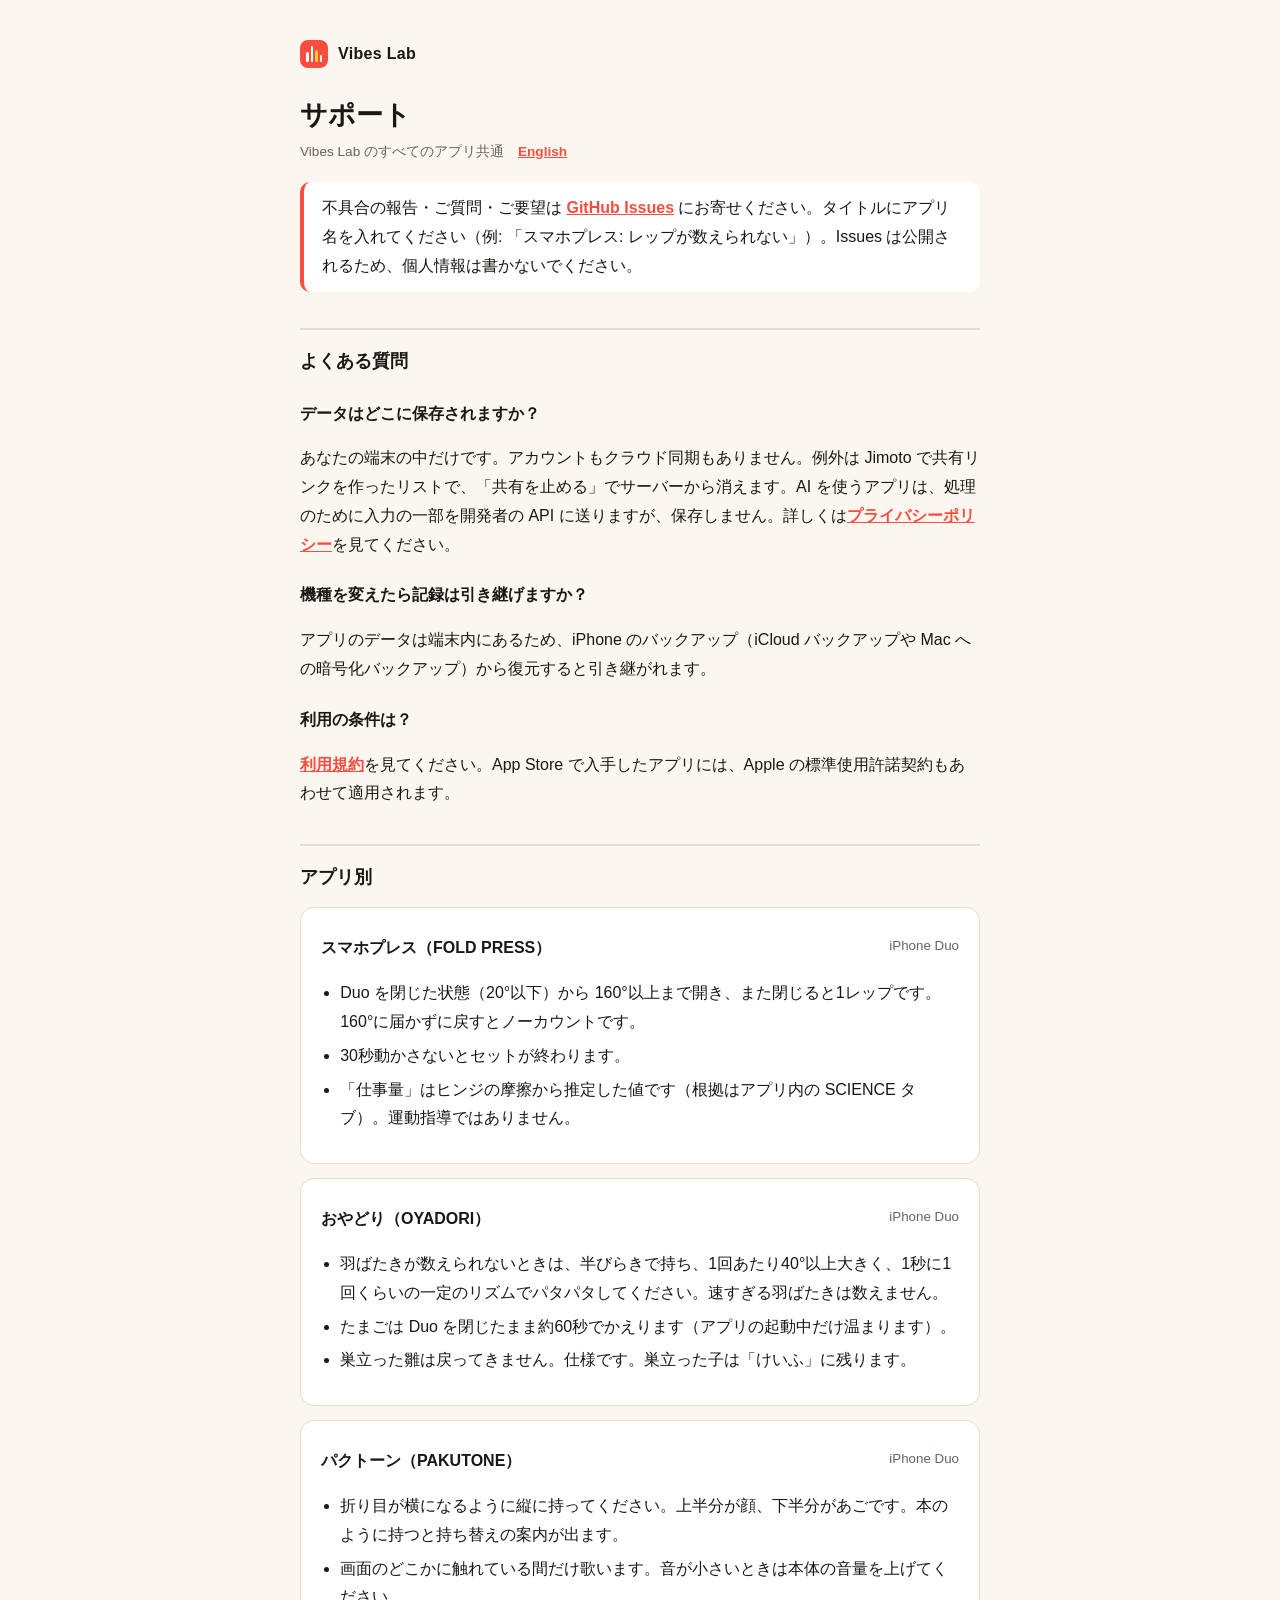
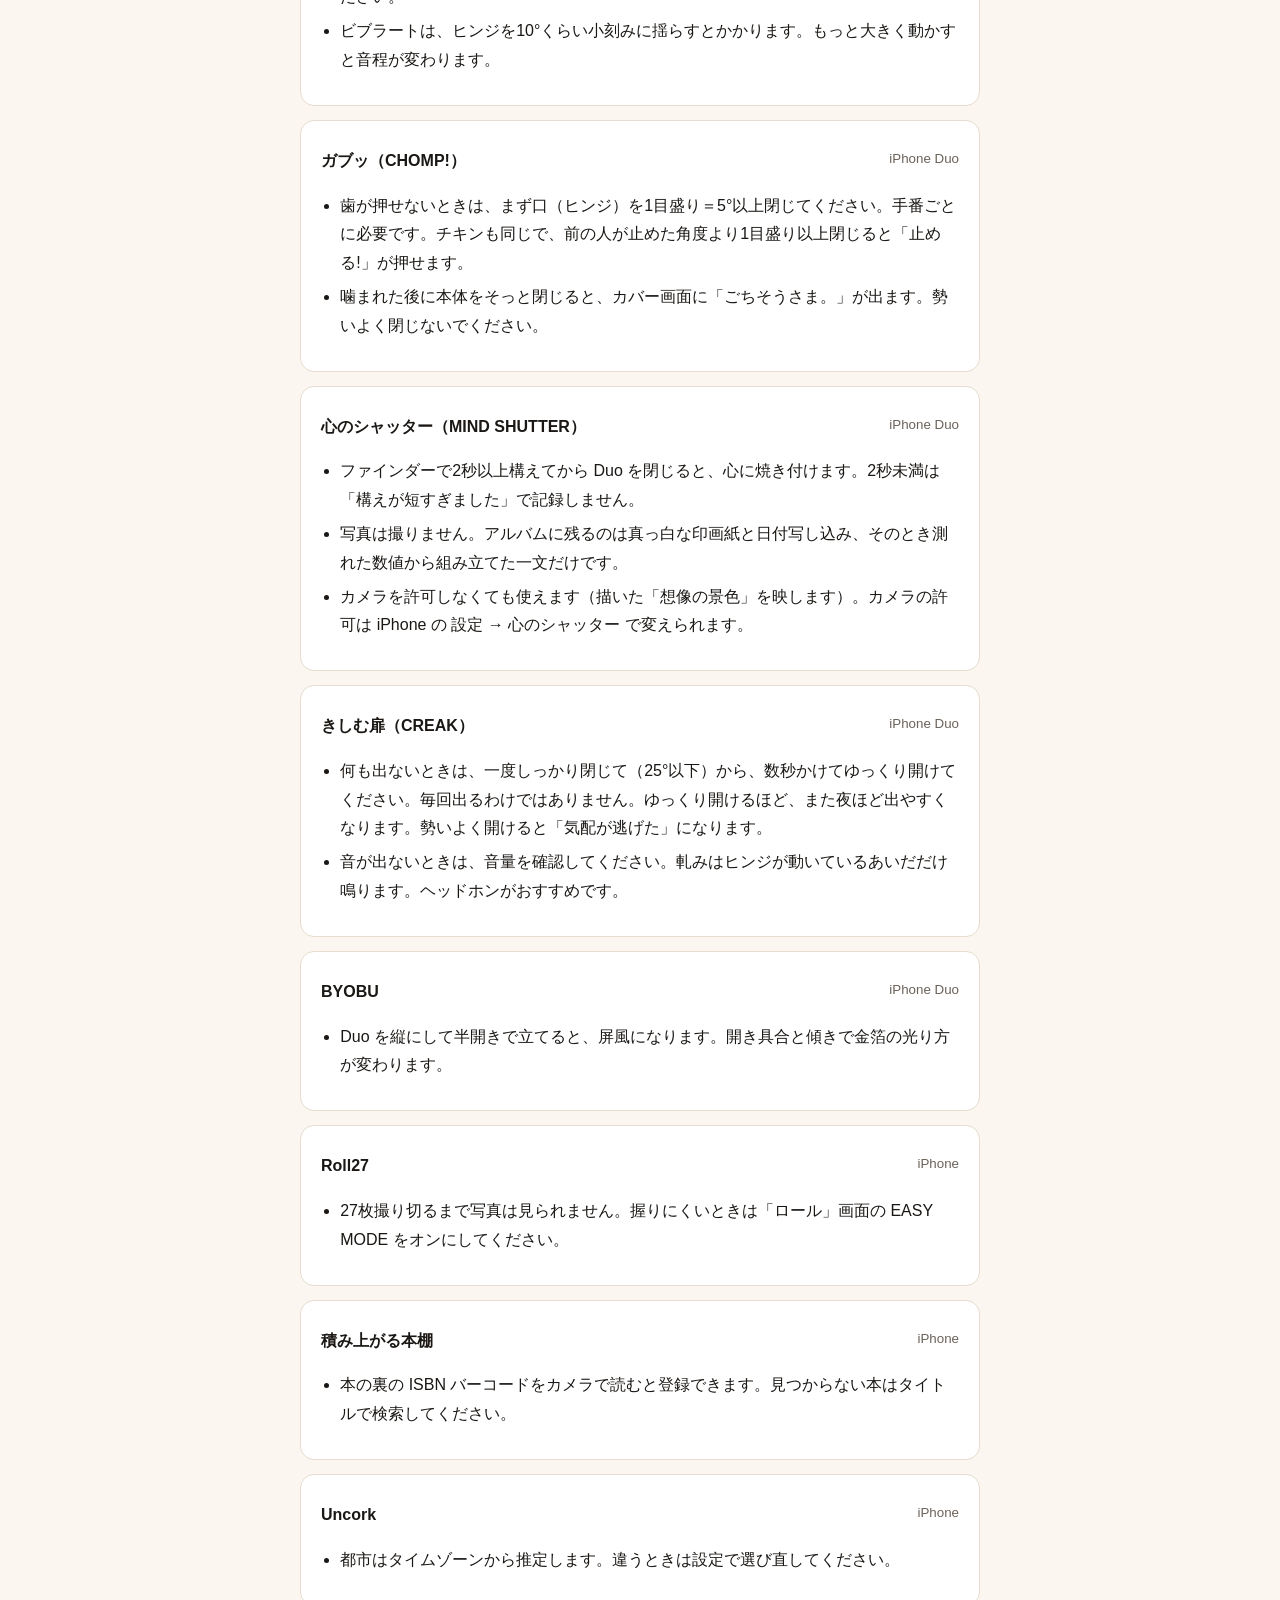
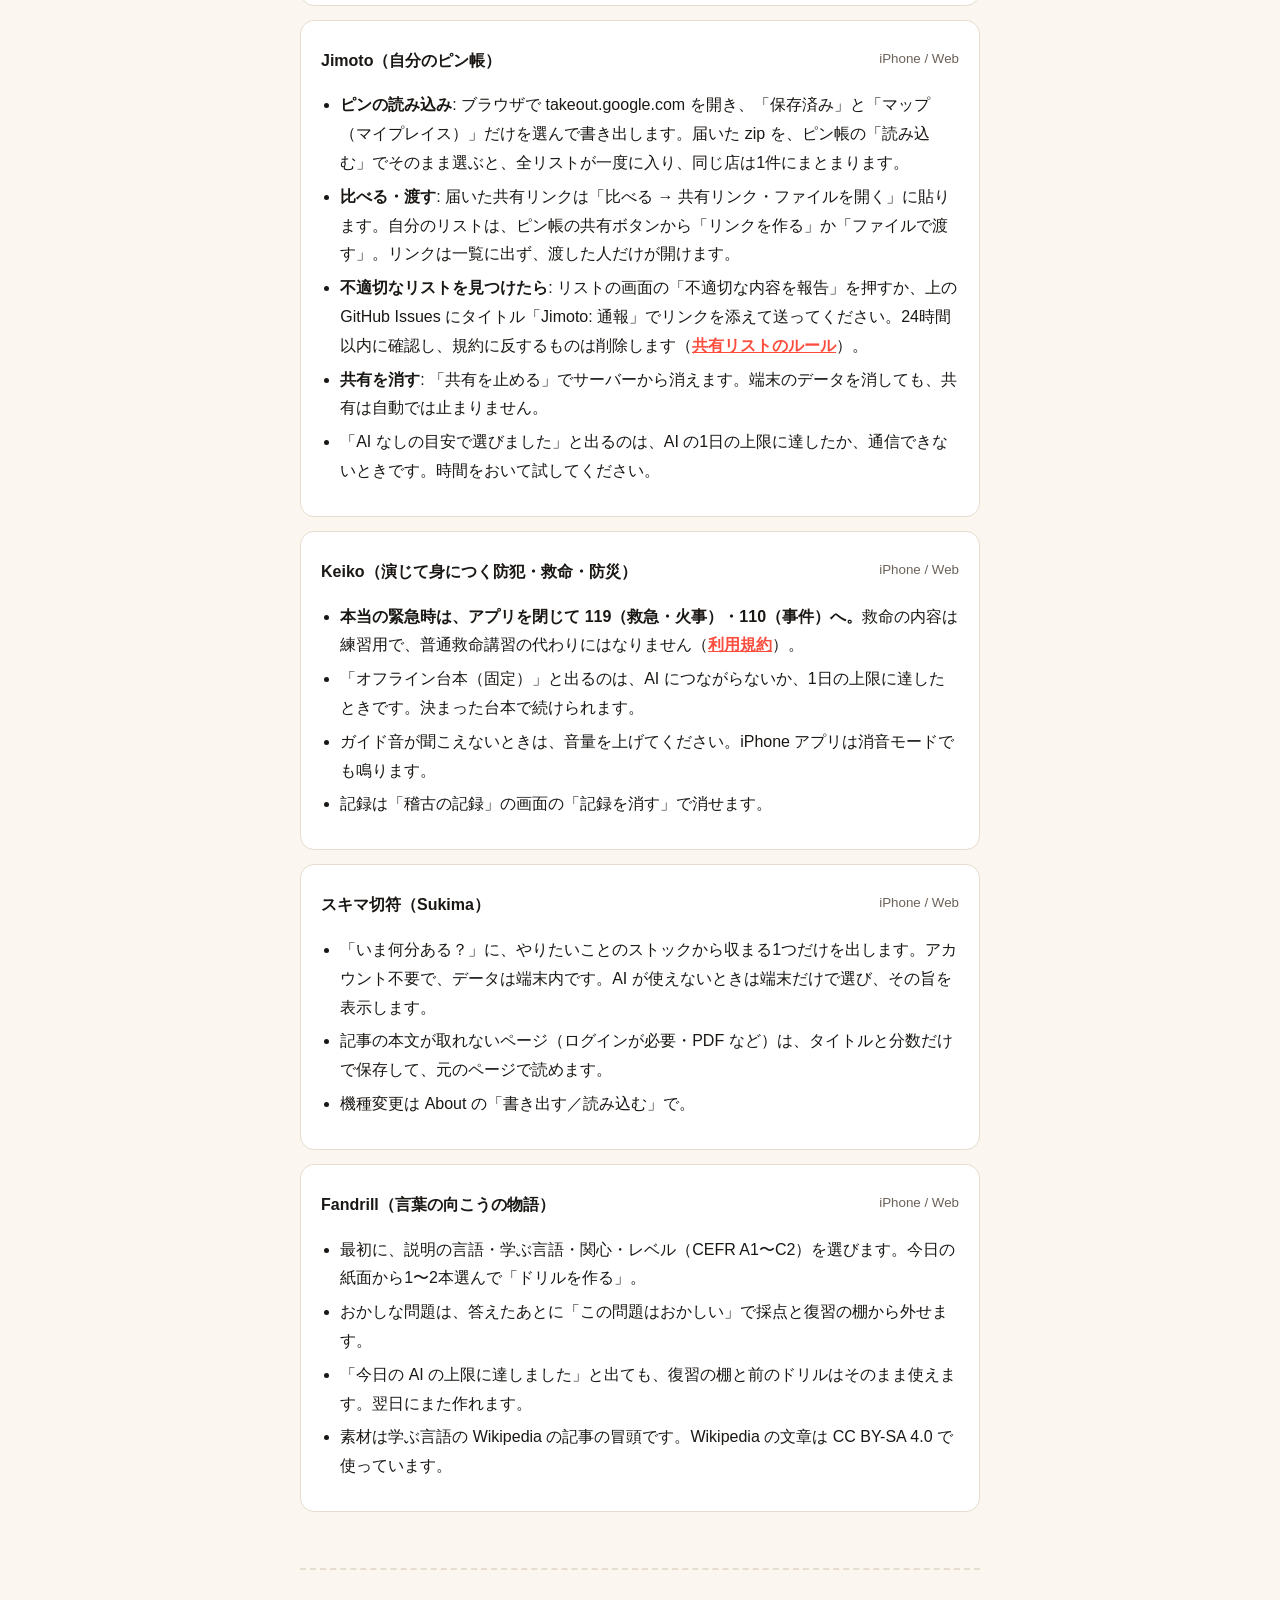
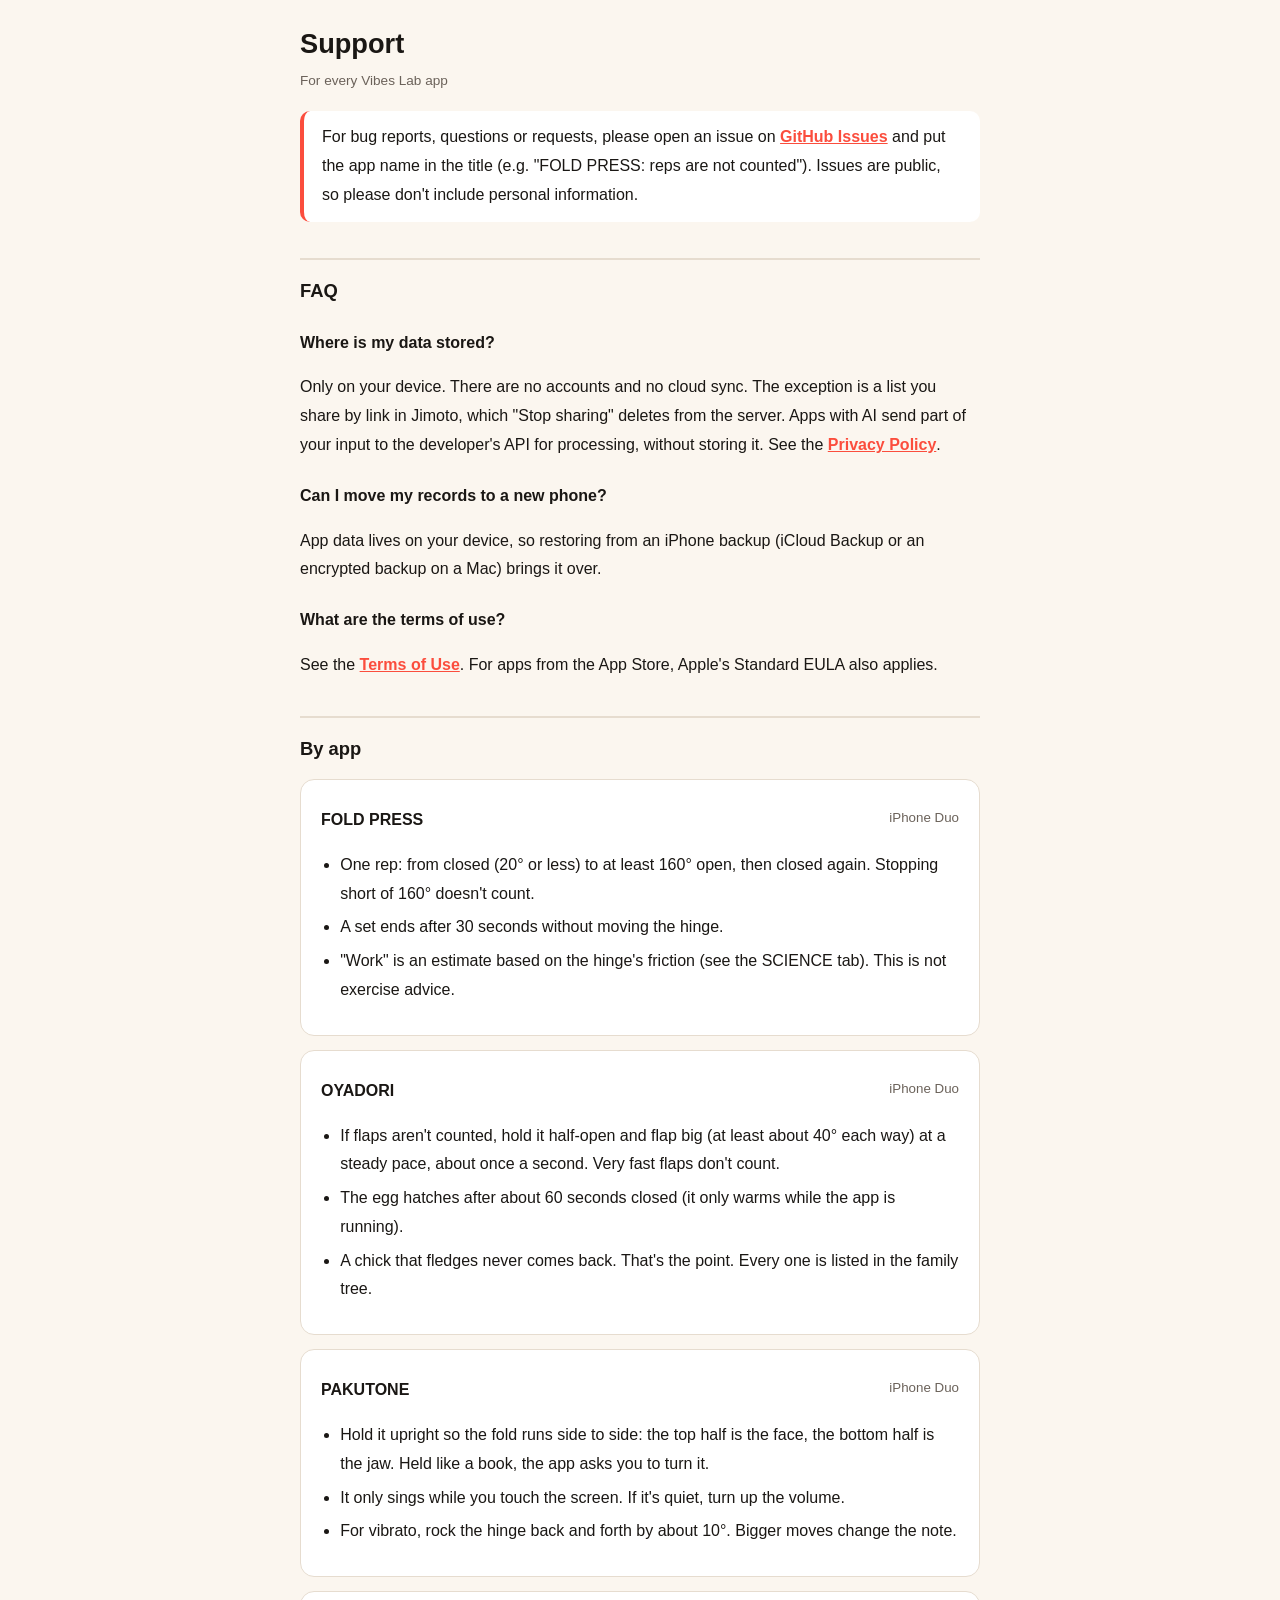
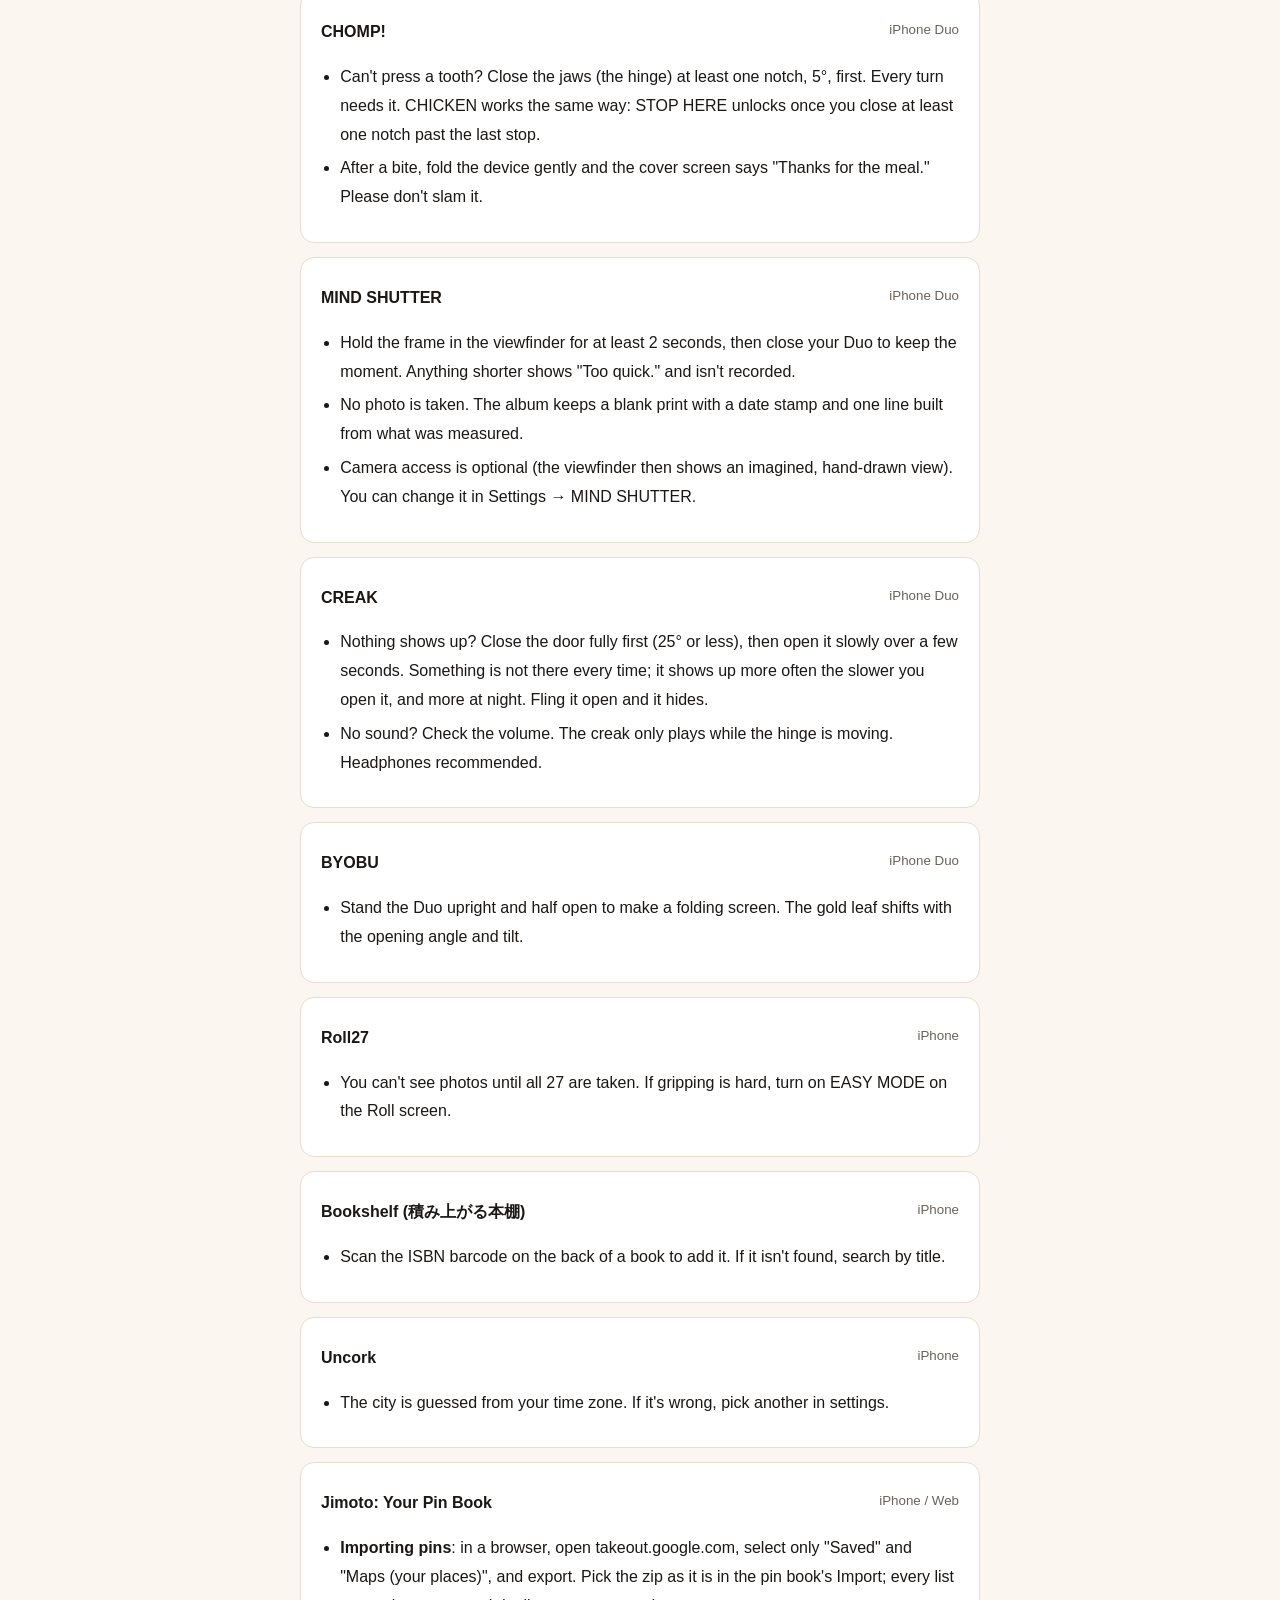
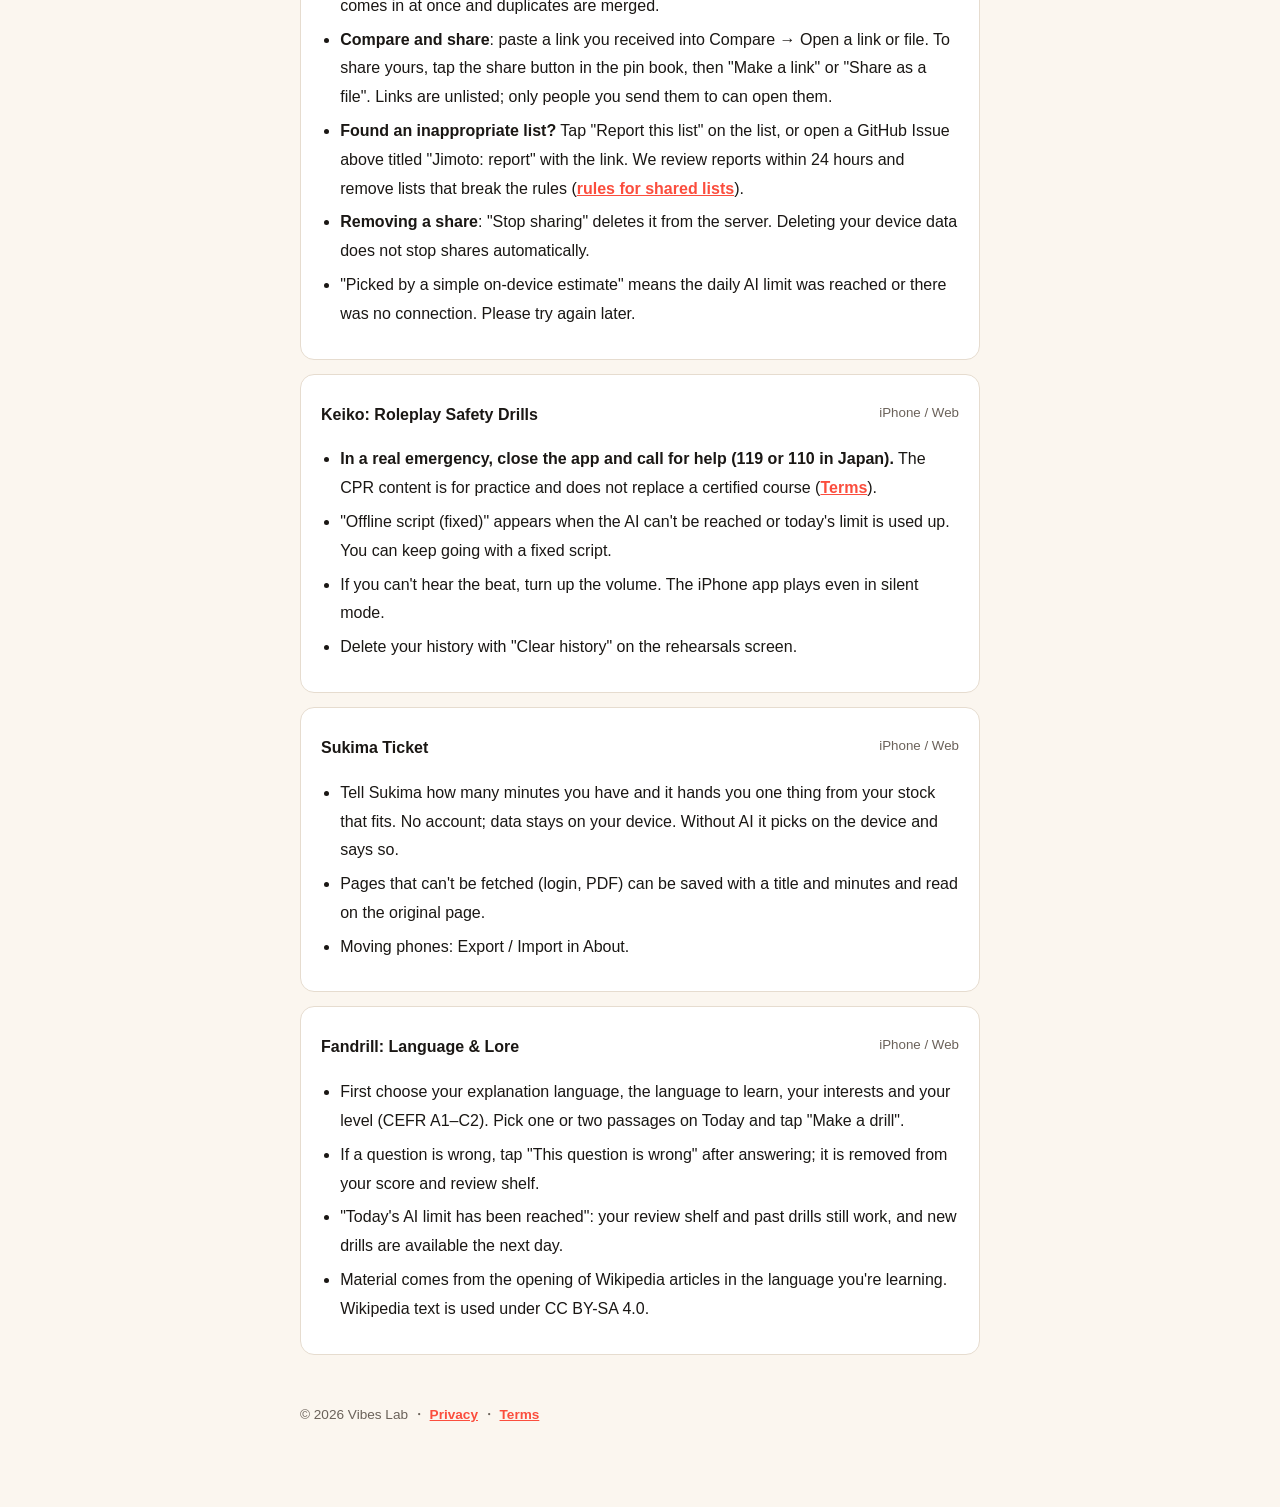
<file: support/index.html>
<!DOCTYPE html>
<html lang="ja"><head><meta charset="UTF-8"><meta name="viewport" content="width=device-width, initial-scale=1.0">
<title>サポート / Support — Vibes Lab</title>
<link rel="stylesheet" href="../style.css">
</head><body><main>
<a class="label" href="../"><span class="mark"><i style="height:10px"></i><i style="height:16px"></i><i style="height:12px"></i><i style="height:7px"></i></span>Vibes Lab</a>

<h1>サポート</h1>
<p class="meta">Vibes Lab のすべてのアプリ共通　<a href="#en">English</a></p>

<div class="callout">
不具合の報告・ご質問・ご要望は <a href="https://github.com/tooyotta/vibeslab/issues" rel="noopener">GitHub Issues</a> にお寄せください。タイトルにアプリ名を入れてください（例: 「スマホプレス: レップが数えられない」）。Issues は公開されるため、個人情報は書かないでください。
</div>

<h2>よくある質問</h2>
<h3>データはどこに保存されますか？</h3>
<p>あなたの端末の中だけです。アカウントもクラウド同期もありません。例外は Jimoto で共有リンクを作ったリストで、「共有を止める」でサーバーから消えます。AI を使うアプリは、処理のために入力の一部を開発者の API に送りますが、保存しません。詳しくは<a href="../privacy/">プライバシーポリシー</a>を見てください。</p>
<h3>機種を変えたら記録は引き継げますか？</h3>
<p>アプリのデータは端末内にあるため、iPhone のバックアップ（iCloud バックアップや Mac への暗号化バックアップ）から復元すると引き継がれます。</p>
<h3>利用の条件は？</h3>
<p><a href="../terms/">利用規約</a>を見てください。App Store で入手したアプリには、Apple の標準使用許諾契約もあわせて適用されます。</p>

<h2>アプリ別</h2>
<section class="app" id="fold-press"><h3>スマホプレス（FOLD PRESS） <small>iPhone Duo</small></h3>
<ul>
<li>Duo を閉じた状態（20°以下）から 160°以上まで開き、また閉じると1レップです。160°に届かずに戻すとノーカウントです。</li>
<li>30秒動かさないとセットが終わります。</li>
<li>「仕事量」はヒンジの摩擦から推定した値です（根拠はアプリ内の SCIENCE タブ）。運動指導ではありません。</li>
</ul></section>
<section class="app" id="oyadori"><h3>おやどり（OYADORI） <small>iPhone Duo</small></h3>
<ul>
<li>羽ばたきが数えられないときは、半びらきで持ち、1回あたり40°以上大きく、1秒に1回くらいの一定のリズムでパタパタしてください。速すぎる羽ばたきは数えません。</li>
<li>たまごは Duo を閉じたまま約60秒でかえります（アプリの起動中だけ温まります）。</li>
<li>巣立った雛は戻ってきません。仕様です。巣立った子は「けいふ」に残ります。</li>
</ul></section>
<section class="app" id="pakutone"><h3>パクトーン（PAKUTONE） <small>iPhone Duo</small></h3>
<ul>
<li>折り目が横になるように縦に持ってください。上半分が顔、下半分があごです。本のように持つと持ち替えの案内が出ます。</li>
<li>画面のどこかに触れている間だけ歌います。音が小さいときは本体の音量を上げてください。</li>
<li>ビブラートは、ヒンジを10°くらい小刻みに揺らすとかかります。もっと大きく動かすと音程が変わります。</li>
</ul></section>
<section class="app" id="chomp"><h3>ガブッ（CHOMP!） <small>iPhone Duo</small></h3>
<ul>
<li>歯が押せないときは、まず口（ヒンジ）を1目盛り＝5°以上閉じてください。手番ごとに必要です。チキンも同じで、前の人が止めた角度より1目盛り以上閉じると「止める!」が押せます。</li>
<li>噛まれた後に本体をそっと閉じると、カバー画面に「ごちそうさま。」が出ます。勢いよく閉じないでください。</li>
</ul></section>
<section class="app" id="mind-shutter"><h3>心のシャッター（MIND SHUTTER） <small>iPhone Duo</small></h3>
<ul>
<li>ファインダーで2秒以上構えてから Duo を閉じると、心に焼き付けます。2秒未満は「構えが短すぎました」で記録しません。</li>
<li>写真は撮りません。アルバムに残るのは真っ白な印画紙と日付写し込み、そのとき測れた数値から組み立てた一文だけです。</li>
<li>カメラを許可しなくても使えます（描いた「想像の景色」を映します）。カメラの許可は iPhone の 設定 → 心のシャッター で変えられます。</li>
</ul></section>
<section class="app" id="creak"><h3>きしむ扉（CREAK） <small>iPhone Duo</small></h3>
<ul>
<li>何も出ないときは、一度しっかり閉じて（25°以下）から、数秒かけてゆっくり開けてください。毎回出るわけではありません。ゆっくり開けるほど、また夜ほど出やすくなります。勢いよく開けると「気配が逃げた」になります。</li>
<li>音が出ないときは、音量を確認してください。軋みはヒンジが動いているあいだだけ鳴ります。ヘッドホンがおすすめです。</li>
</ul></section>
<section class="app" id="byobu"><h3>BYOBU <small>iPhone Duo</small></h3>
<ul><li>Duo を縦にして半開きで立てると、屏風になります。開き具合と傾きで金箔の光り方が変わります。</li></ul></section>
<section class="app" id="roll27"><h3>Roll27 <small>iPhone</small></h3>
<ul><li>27枚撮り切るまで写真は見られません。握りにくいときは「ロール」画面の EASY MODE をオンにしてください。</li></ul></section>
<section class="app" id="bookshelf"><h3>積み上がる本棚 <small>iPhone</small></h3>
<ul><li>本の裏の ISBN バーコードをカメラで読むと登録できます。見つからない本はタイトルで検索してください。</li></ul></section>
<section class="app" id="uncork"><h3>Uncork <small>iPhone</small></h3>
<ul><li>都市はタイムゾーンから推定します。違うときは設定で選び直してください。</li></ul></section>
<section class="app" id="jimoto"><h3>Jimoto（自分のピン帳） <small>iPhone / Web</small></h3>
<ul>
<li><b>ピンの読み込み</b>: ブラウザで takeout.google.com を開き、「保存済み」と「マップ（マイプレイス）」だけを選んで書き出します。届いた zip を、ピン帳の「読み込む」でそのまま選ぶと、全リストが一度に入り、同じ店は1件にまとまります。</li>
<li><b>比べる・渡す</b>: 届いた共有リンクは「比べる → 共有リンク・ファイルを開く」に貼ります。自分のリストは、ピン帳の共有ボタンから「リンクを作る」か「ファイルで渡す」。リンクは一覧に出ず、渡した人だけが開けます。</li>
<li><b>不適切なリストを見つけたら</b>: リストの画面の「不適切な内容を報告」を押すか、上の GitHub Issues にタイトル「Jimoto: 通報」でリンクを添えて送ってください。24時間以内に確認し、規約に反するものは削除します（<a href="../terms/#jimoto">共有リストのルール</a>）。</li>
<li><b>共有を消す</b>: 「共有を止める」でサーバーから消えます。端末のデータを消しても、共有は自動では止まりません。</li>
<li>「AI なしの目安で選びました」と出るのは、AI の1日の上限に達したか、通信できないときです。時間をおいて試してください。</li>
</ul></section>
<section class="app" id="keiko"><h3>Keiko（演じて身につく防犯・救命・防災） <small>iPhone / Web</small></h3>
<ul>
<li><b>本当の緊急時は、アプリを閉じて 119（救急・火事）・110（事件）へ。</b>救命の内容は練習用で、普通救命講習の代わりにはなりません（<a href="../terms/#keiko">利用規約</a>）。</li>
<li>「オフライン台本（固定）」と出るのは、AI につながらないか、1日の上限に達したときです。決まった台本で続けられます。</li>
<li>ガイド音が聞こえないときは、音量を上げてください。iPhone アプリは消音モードでも鳴ります。</li>
<li>記録は「稽古の記録」の画面の「記録を消す」で消せます。</li>
</ul></section>
<section class="app" id="sukima"><h3>スキマ切符（Sukima） <small>iPhone / Web</small></h3>
<ul>
<li>「いま何分ある？」に、やりたいことのストックから収まる1つだけを出します。アカウント不要で、データは端末内です。AI が使えないときは端末だけで選び、その旨を表示します。</li>
<li>記事の本文が取れないページ（ログインが必要・PDF など）は、タイトルと分数だけで保存して、元のページで読めます。</li>
<li>機種変更は About の「書き出す／読み込む」で。</li>
</ul></section>
<section class="app" id="fandrill"><h3>Fandrill（言葉の向こうの物語） <small>iPhone / Web</small></h3>
<ul>
<li>最初に、説明の言語・学ぶ言語・関心・レベル（CEFR A1〜C2）を選びます。今日の紙面から1〜2本選んで「ドリルを作る」。</li>
<li>おかしな問題は、答えたあとに「この問題はおかしい」で採点と復習の棚から外せます。</li>
<li>「今日の AI の上限に達しました」と出ても、復習の棚と前のドリルはそのまま使えます。翌日にまた作れます。</li>
<li>素材は学ぶ言語の Wikipedia の記事の冒頭です。Wikipedia の文章は CC BY-SA 4.0 で使っています。</li>
</ul></section>

<hr class="lang">

<div lang="en" id="en">
<h1>Support</h1>
<p class="meta">For every Vibes Lab app</p>
<div class="callout">
For bug reports, questions or requests, please open an issue on <a href="https://github.com/tooyotta/vibeslab/issues" rel="noopener">GitHub Issues</a> and put the app name in the title (e.g. "FOLD PRESS: reps are not counted"). Issues are public, so please don't include personal information.
</div>
<h2>FAQ</h2>
<h3>Where is my data stored?</h3>
<p>Only on your device. There are no accounts and no cloud sync. The exception is a list you share by link in Jimoto, which "Stop sharing" deletes from the server. Apps with AI send part of your input to the developer's API for processing, without storing it. See the <a href="../privacy/#en">Privacy Policy</a>.</p>
<h3>Can I move my records to a new phone?</h3>
<p>App data lives on your device, so restoring from an iPhone backup (iCloud Backup or an encrypted backup on a Mac) brings it over.</p>
<h3>What are the terms of use?</h3>
<p>See the <a href="../terms/#en">Terms of Use</a>. For apps from the App Store, Apple's Standard EULA also applies.</p>

<h2>By app</h2>
<section class="app" id="en-fold-press"><h3>FOLD PRESS <small>iPhone Duo</small></h3>
<ul>
<li>One rep: from closed (20° or less) to at least 160° open, then closed again. Stopping short of 160° doesn't count.</li>
<li>A set ends after 30 seconds without moving the hinge.</li>
<li>"Work" is an estimate based on the hinge's friction (see the SCIENCE tab). This is not exercise advice.</li>
</ul></section>
<section class="app" id="en-oyadori"><h3>OYADORI <small>iPhone Duo</small></h3>
<ul>
<li>If flaps aren't counted, hold it half-open and flap big (at least about 40° each way) at a steady pace, about once a second. Very fast flaps don't count.</li>
<li>The egg hatches after about 60 seconds closed (it only warms while the app is running).</li>
<li>A chick that fledges never comes back. That's the point. Every one is listed in the family tree.</li>
</ul></section>
<section class="app" id="en-pakutone"><h3>PAKUTONE <small>iPhone Duo</small></h3>
<ul>
<li>Hold it upright so the fold runs side to side: the top half is the face, the bottom half is the jaw. Held like a book, the app asks you to turn it.</li>
<li>It only sings while you touch the screen. If it's quiet, turn up the volume.</li>
<li>For vibrato, rock the hinge back and forth by about 10°. Bigger moves change the note.</li>
</ul></section>
<section class="app" id="en-chomp"><h3>CHOMP! <small>iPhone Duo</small></h3>
<ul>
<li>Can't press a tooth? Close the jaws (the hinge) at least one notch, 5°, first. Every turn needs it. CHICKEN works the same way: STOP HERE unlocks once you close at least one notch past the last stop.</li>
<li>After a bite, fold the device gently and the cover screen says "Thanks for the meal." Please don't slam it.</li>
</ul></section>
<section class="app" id="en-mind-shutter"><h3>MIND SHUTTER <small>iPhone Duo</small></h3>
<ul>
<li>Hold the frame in the viewfinder for at least 2 seconds, then close your Duo to keep the moment. Anything shorter shows "Too quick." and isn't recorded.</li>
<li>No photo is taken. The album keeps a blank print with a date stamp and one line built from what was measured.</li>
<li>Camera access is optional (the viewfinder then shows an imagined, hand-drawn view). You can change it in Settings → MIND SHUTTER.</li>
</ul></section>
<section class="app" id="en-creak"><h3>CREAK <small>iPhone Duo</small></h3>
<ul>
<li>Nothing shows up? Close the door fully first (25° or less), then open it slowly over a few seconds. Something is not there every time; it shows up more often the slower you open it, and more at night. Fling it open and it hides.</li>
<li>No sound? Check the volume. The creak only plays while the hinge is moving. Headphones recommended.</li>
</ul></section>
<section class="app" id="en-byobu"><h3>BYOBU <small>iPhone Duo</small></h3>
<ul><li>Stand the Duo upright and half open to make a folding screen. The gold leaf shifts with the opening angle and tilt.</li></ul></section>
<section class="app" id="en-roll27"><h3>Roll27 <small>iPhone</small></h3>
<ul><li>You can't see photos until all 27 are taken. If gripping is hard, turn on EASY MODE on the Roll screen.</li></ul></section>
<section class="app" id="en-bookshelf"><h3>Bookshelf (積み上がる本棚) <small>iPhone</small></h3>
<ul><li>Scan the ISBN barcode on the back of a book to add it. If it isn't found, search by title.</li></ul></section>
<section class="app" id="en-uncork"><h3>Uncork <small>iPhone</small></h3>
<ul><li>The city is guessed from your time zone. If it's wrong, pick another in settings.</li></ul></section>
<section class="app" id="en-jimoto"><h3>Jimoto: Your Pin Book <small>iPhone / Web</small></h3>
<ul>
<li><b>Importing pins</b>: in a browser, open takeout.google.com, select only "Saved" and "Maps (your places)", and export. Pick the zip as it is in the pin book's Import; every list comes in at once and duplicates are merged.</li>
<li><b>Compare and share</b>: paste a link you received into Compare → Open a link or file. To share yours, tap the share button in the pin book, then "Make a link" or "Share as a file". Links are unlisted; only people you send them to can open them.</li>
<li><b>Found an inappropriate list?</b> Tap "Report this list" on the list, or open a GitHub Issue above titled "Jimoto: report" with the link. We review reports within 24 hours and remove lists that break the rules (<a href="../terms/#en-jimoto">rules for shared lists</a>).</li>
<li><b>Removing a share</b>: "Stop sharing" deletes it from the server. Deleting your device data does not stop shares automatically.</li>
<li>"Picked by a simple on-device estimate" means the daily AI limit was reached or there was no connection. Please try again later.</li>
</ul></section>
<section class="app" id="en-keiko"><h3>Keiko: Roleplay Safety Drills <small>iPhone / Web</small></h3>
<ul>
<li><b>In a real emergency, close the app and call for help (119 or 110 in Japan).</b> The CPR content is for practice and does not replace a certified course (<a href="../terms/#en-keiko">Terms</a>).</li>
<li>"Offline script (fixed)" appears when the AI can't be reached or today's limit is used up. You can keep going with a fixed script.</li>
<li>If you can't hear the beat, turn up the volume. The iPhone app plays even in silent mode.</li>
<li>Delete your history with "Clear history" on the rehearsals screen.</li>
</ul></section>
<section class="app" id="en-sukima"><h3>Sukima Ticket <small>iPhone / Web</small></h3>
<ul>
<li>Tell Sukima how many minutes you have and it hands you one thing from your stock that fits. No account; data stays on your device. Without AI it picks on the device and says so.</li>
<li>Pages that can't be fetched (login, PDF) can be saved with a title and minutes and read on the original page.</li>
<li>Moving phones: Export / Import in About.</li>
</ul></section>
<section class="app" id="en-fandrill"><h3>Fandrill: Language &amp; Lore <small>iPhone / Web</small></h3>
<ul>
<li>First choose your explanation language, the language to learn, your interests and your level (CEFR A1–C2). Pick one or two passages on Today and tap "Make a drill".</li>
<li>If a question is wrong, tap "This question is wrong" after answering; it is removed from your score and review shelf.</li>
<li>"Today's AI limit has been reached": your review shelf and past drills still work, and new drills are available the next day.</li>
<li>Material comes from the opening of Wikipedia articles in the language you're learning. Wikipedia text is used under CC BY-SA 4.0.</li>
</ul></section>
</div>

<footer>© 2026 Vibes Lab ・ <a href="../privacy/">Privacy</a> ・ <a href="../terms/">Terms</a></footer>
</main></body></html>
</file>
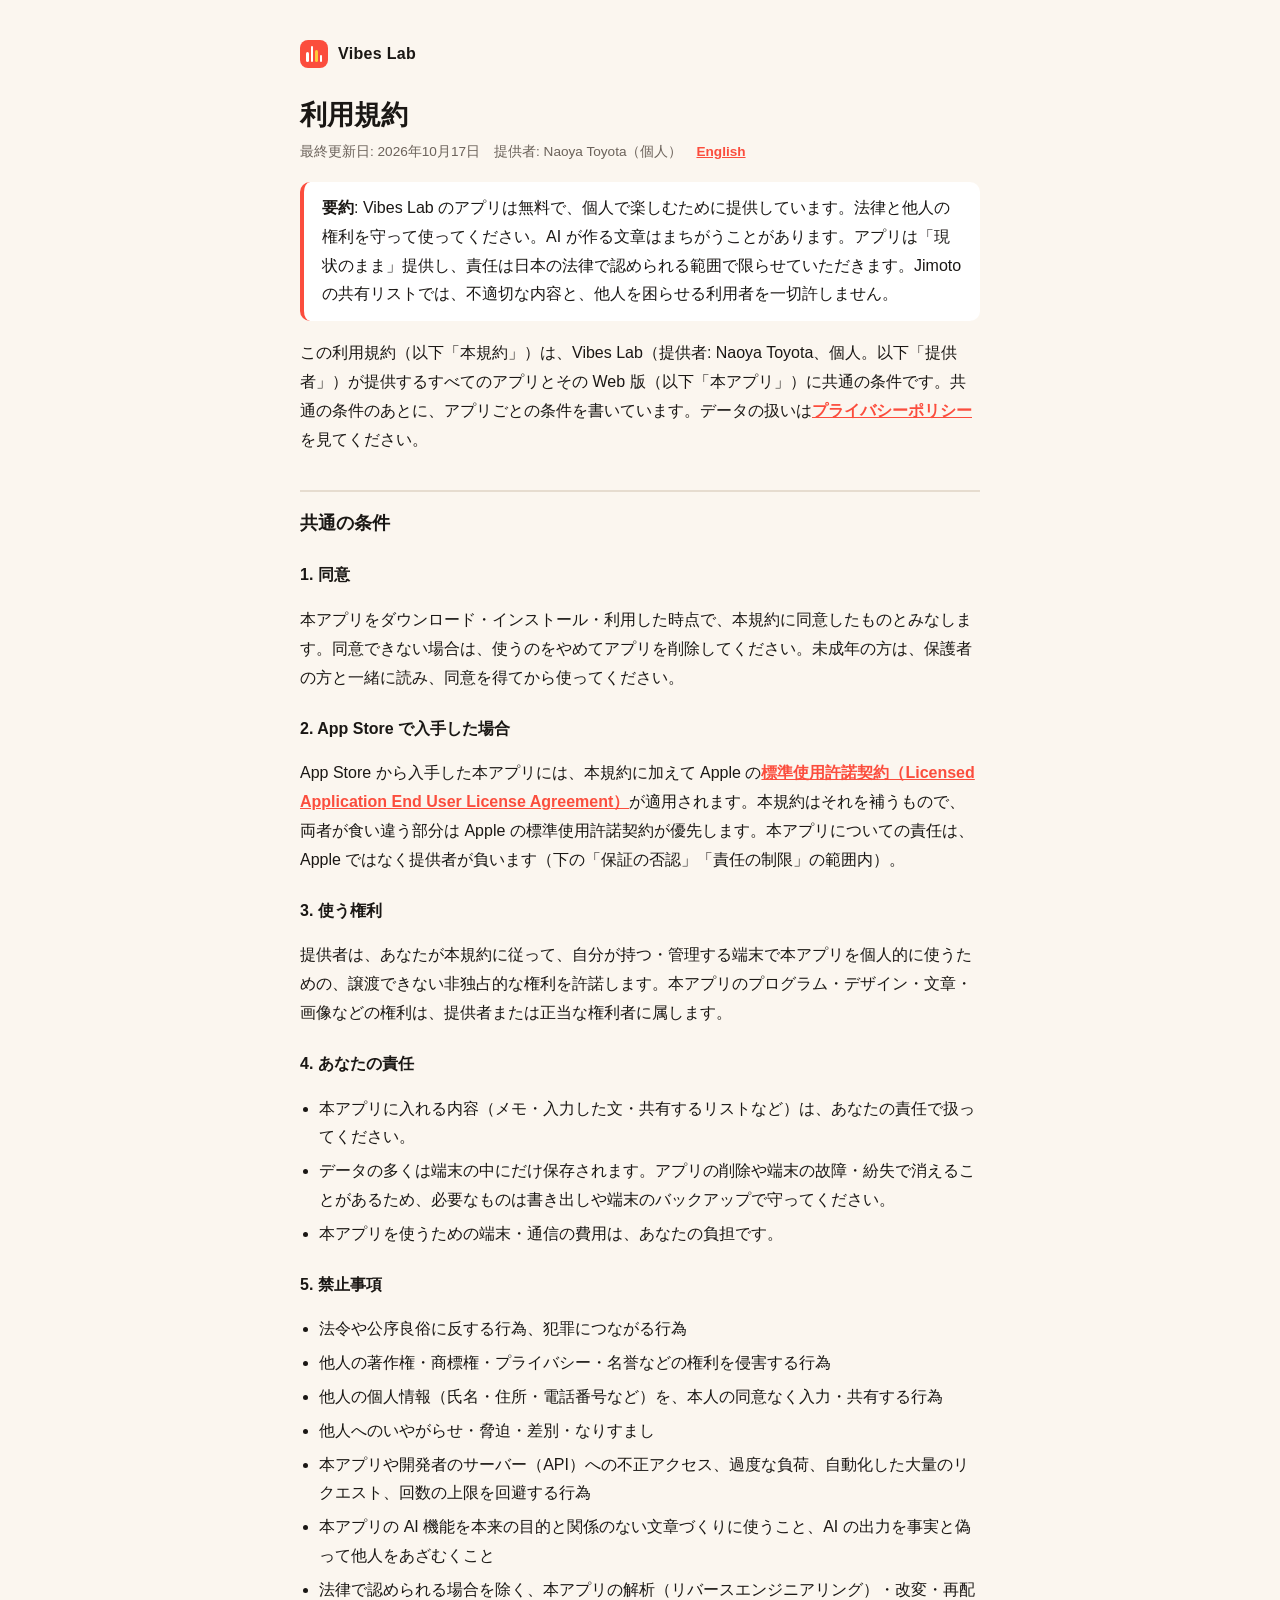
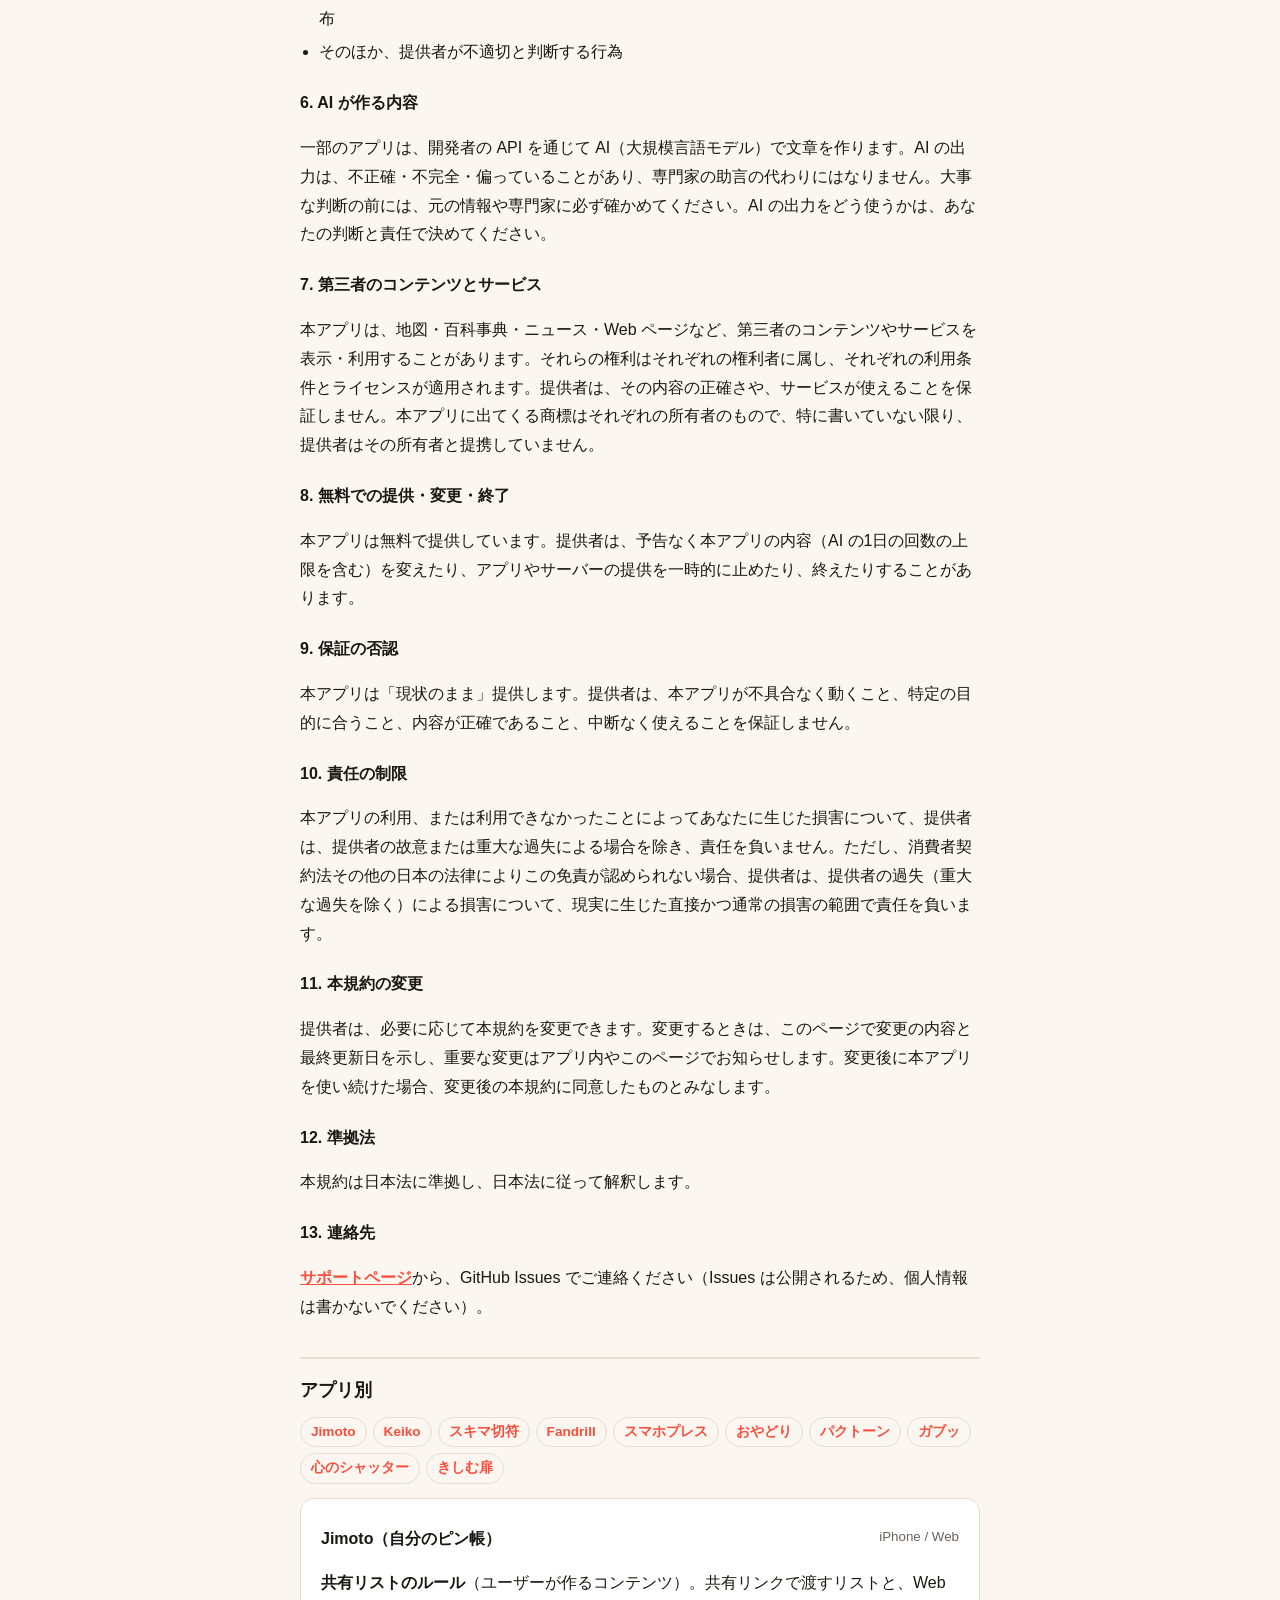
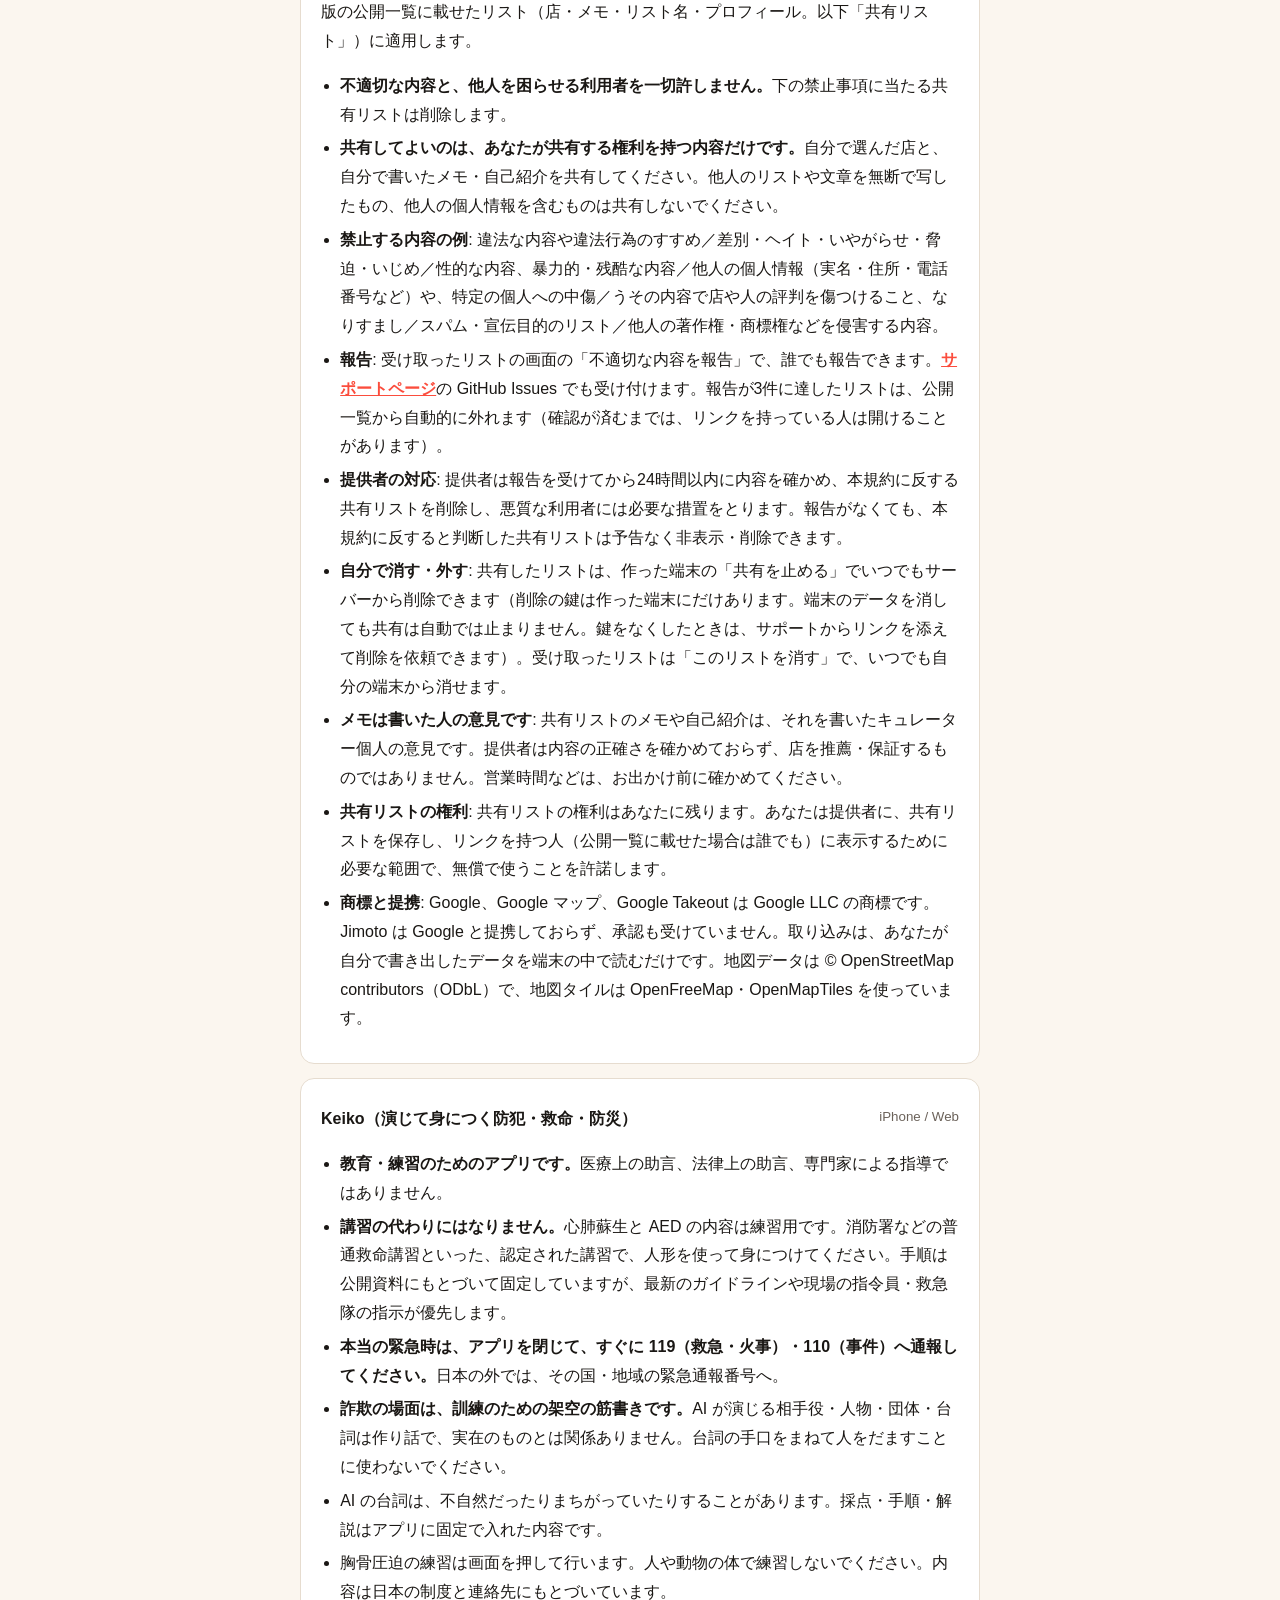
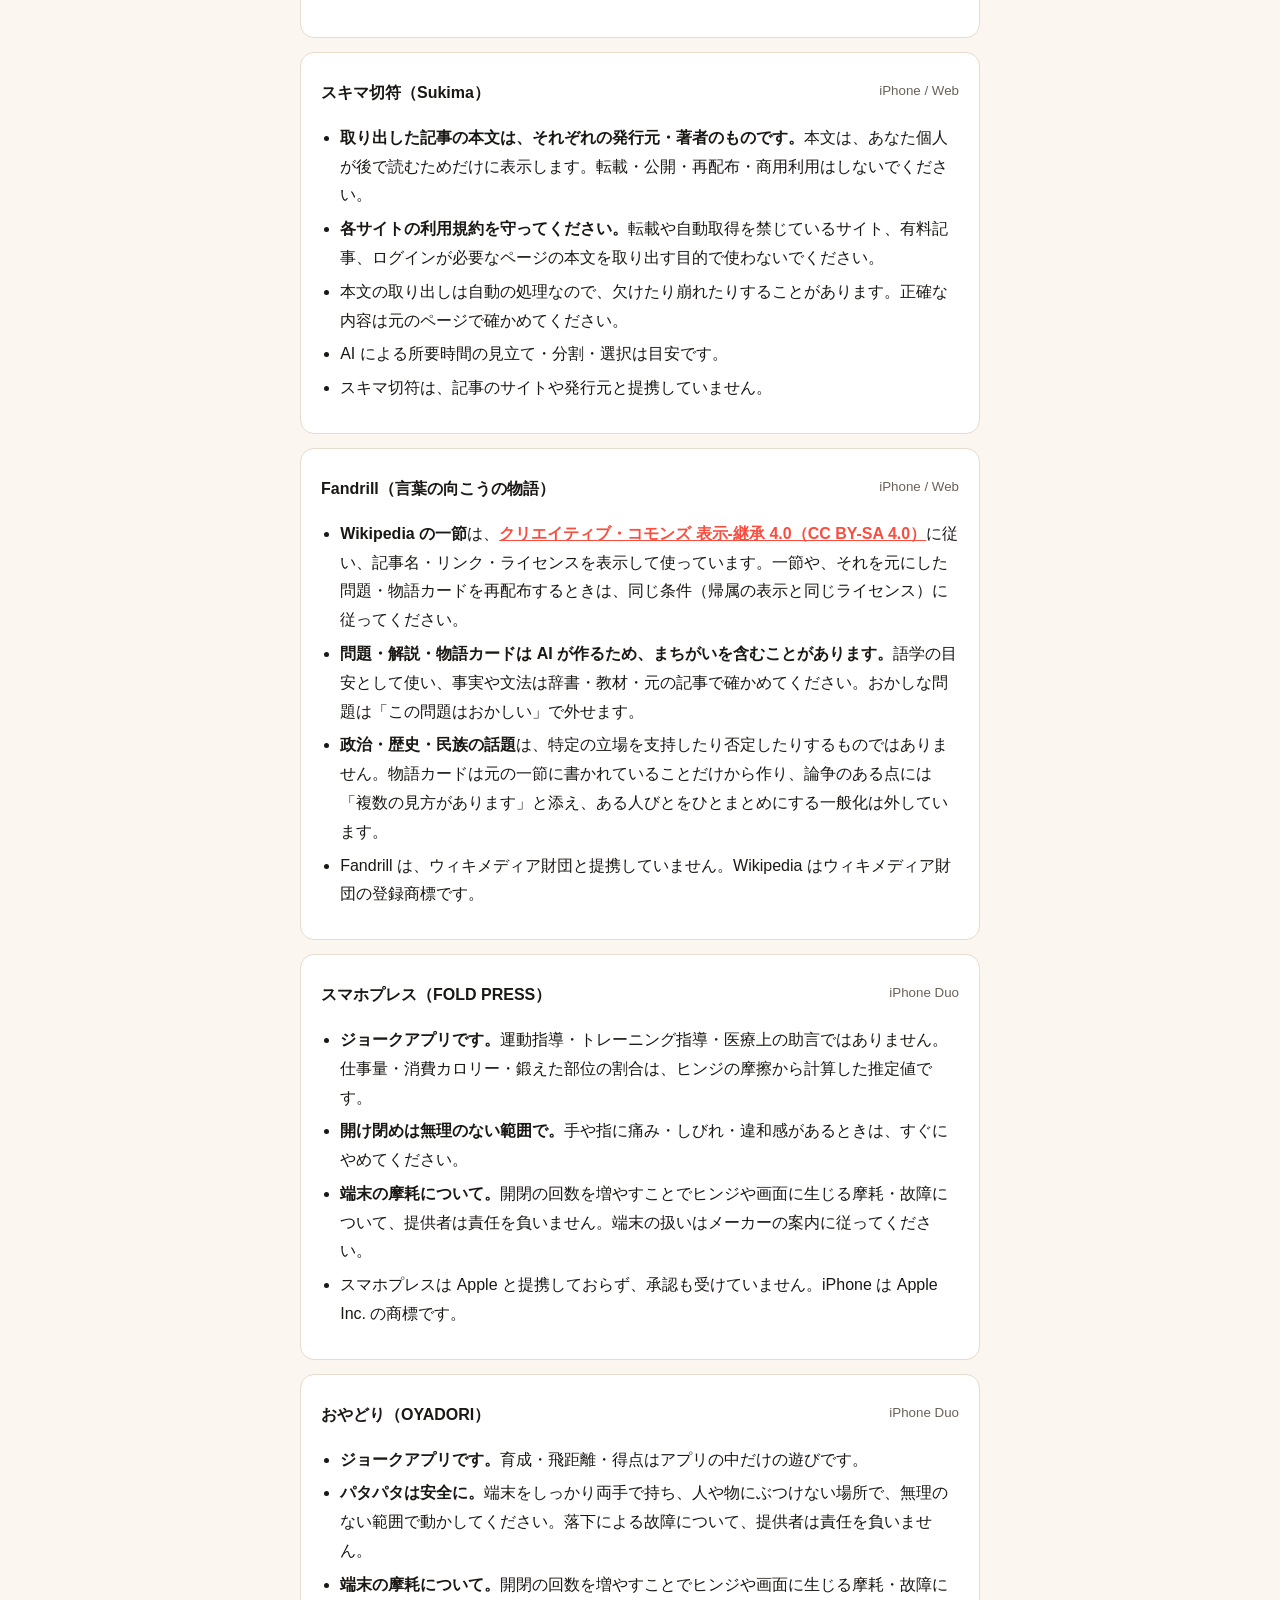
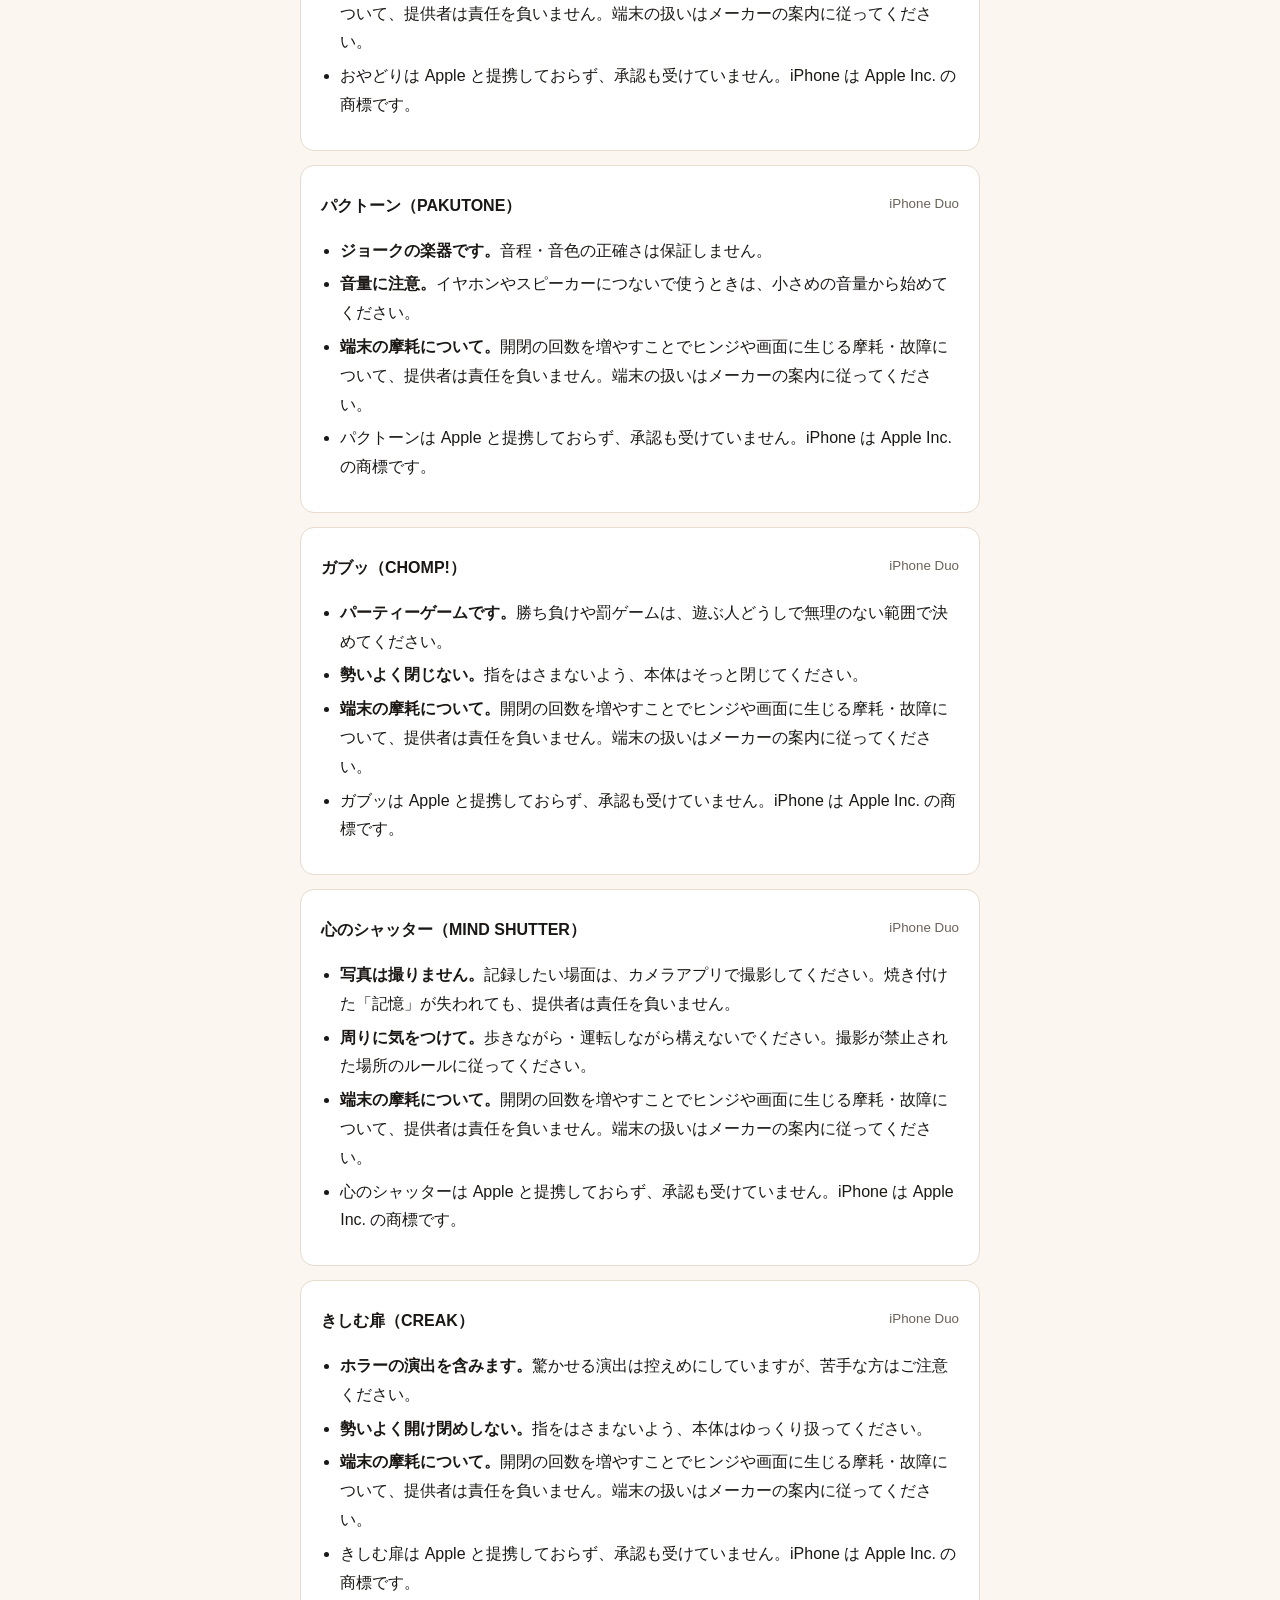
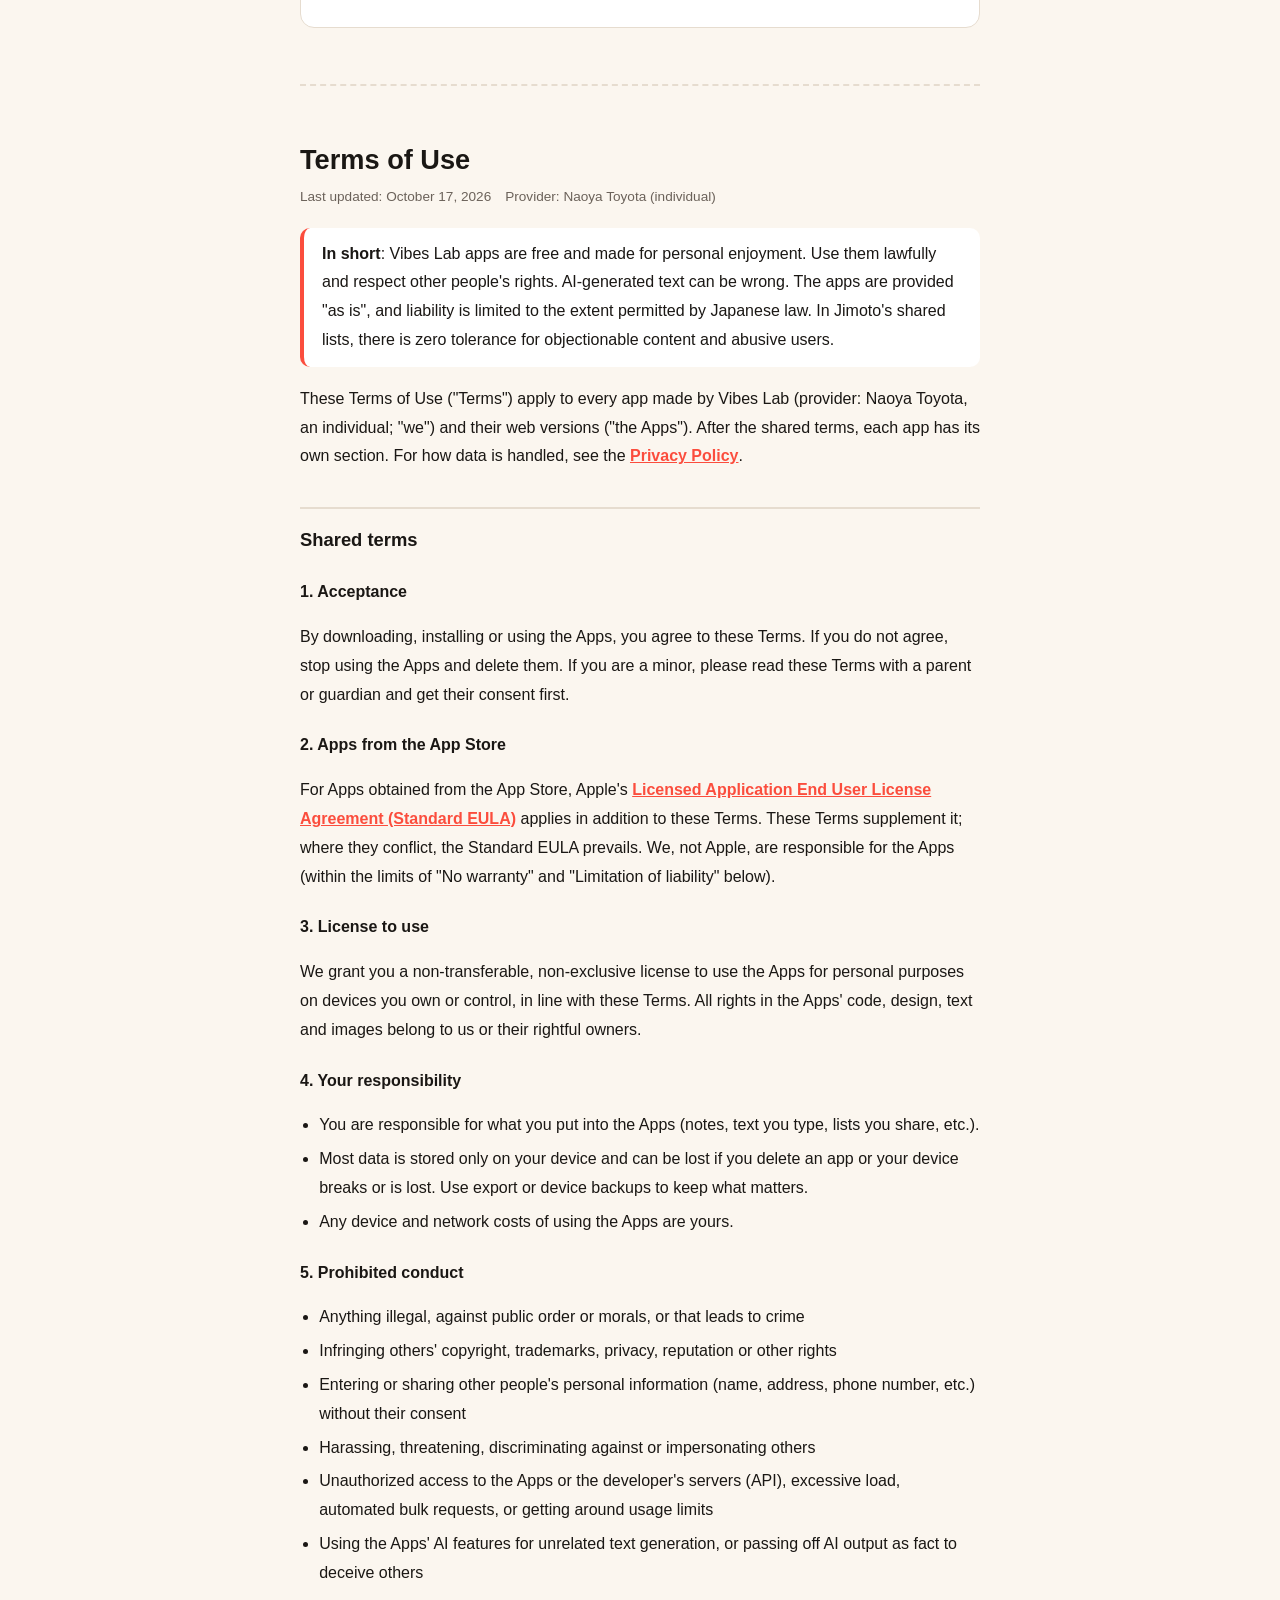
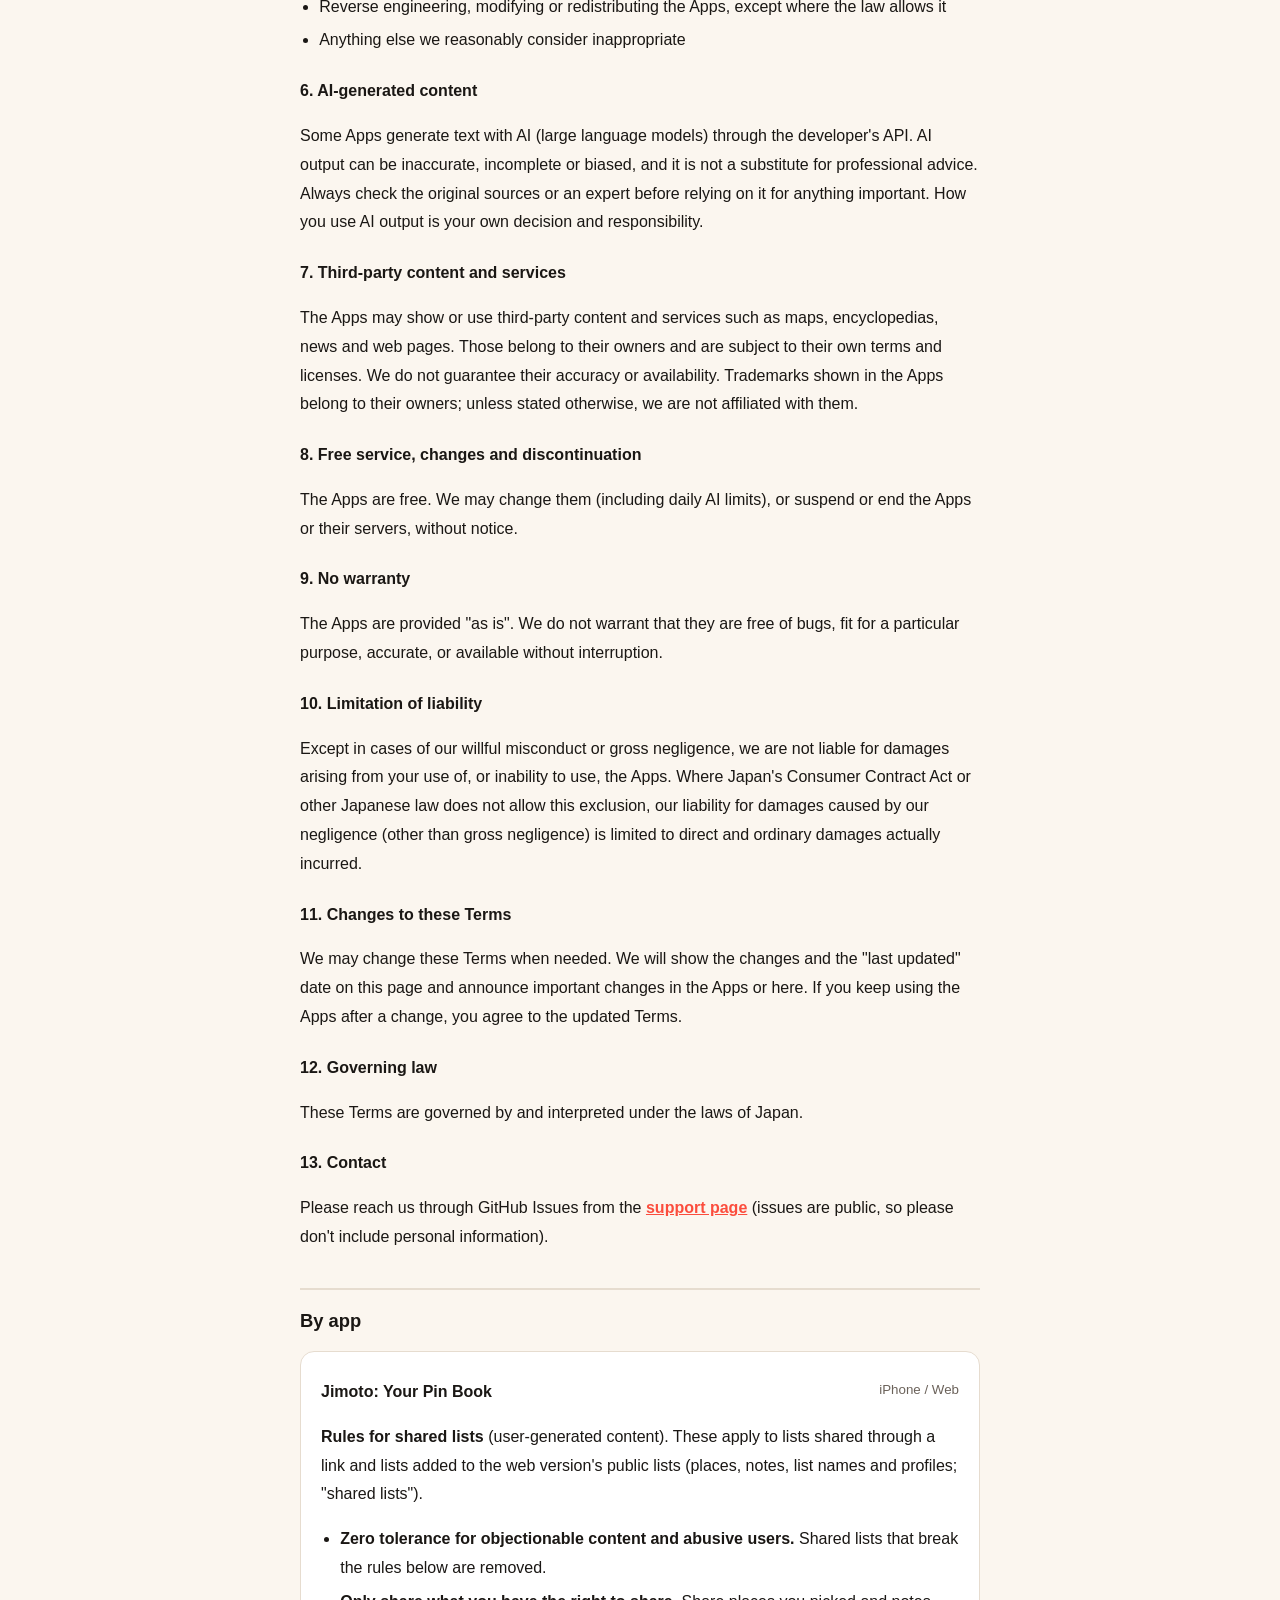
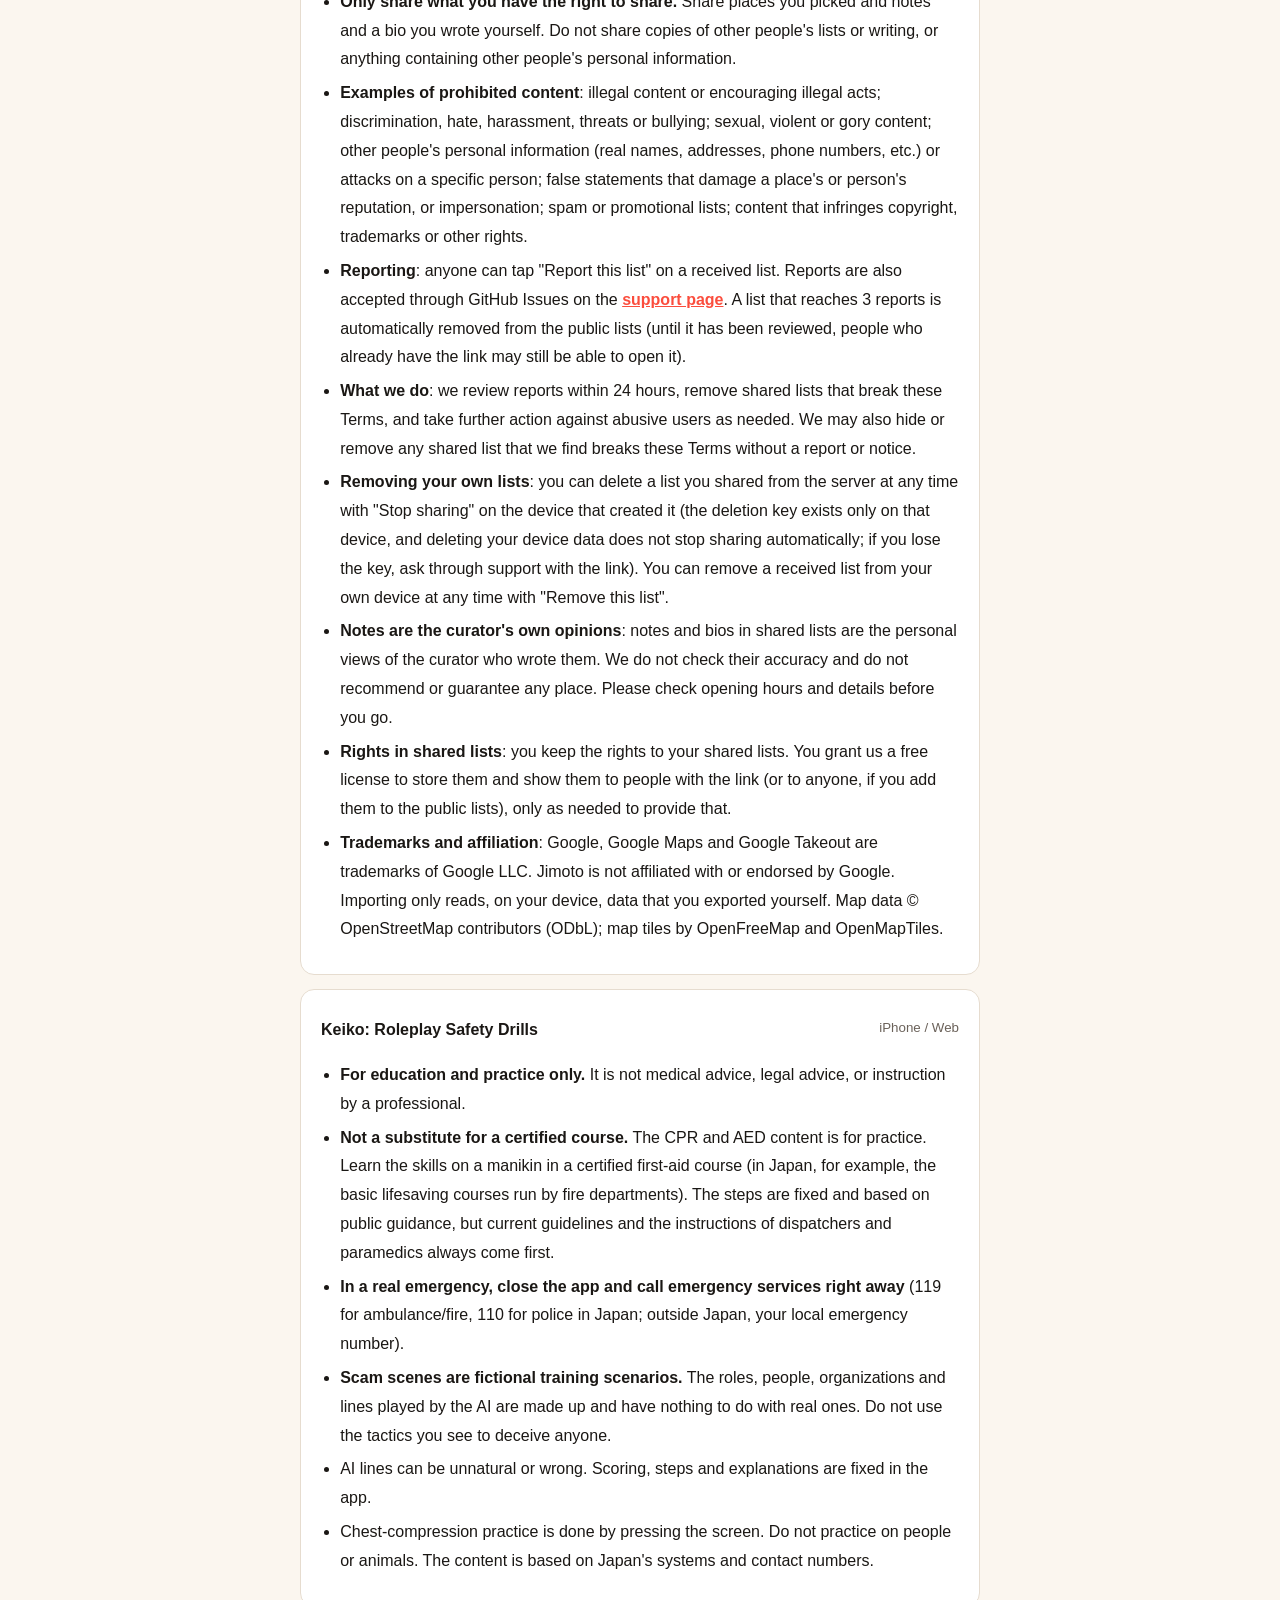
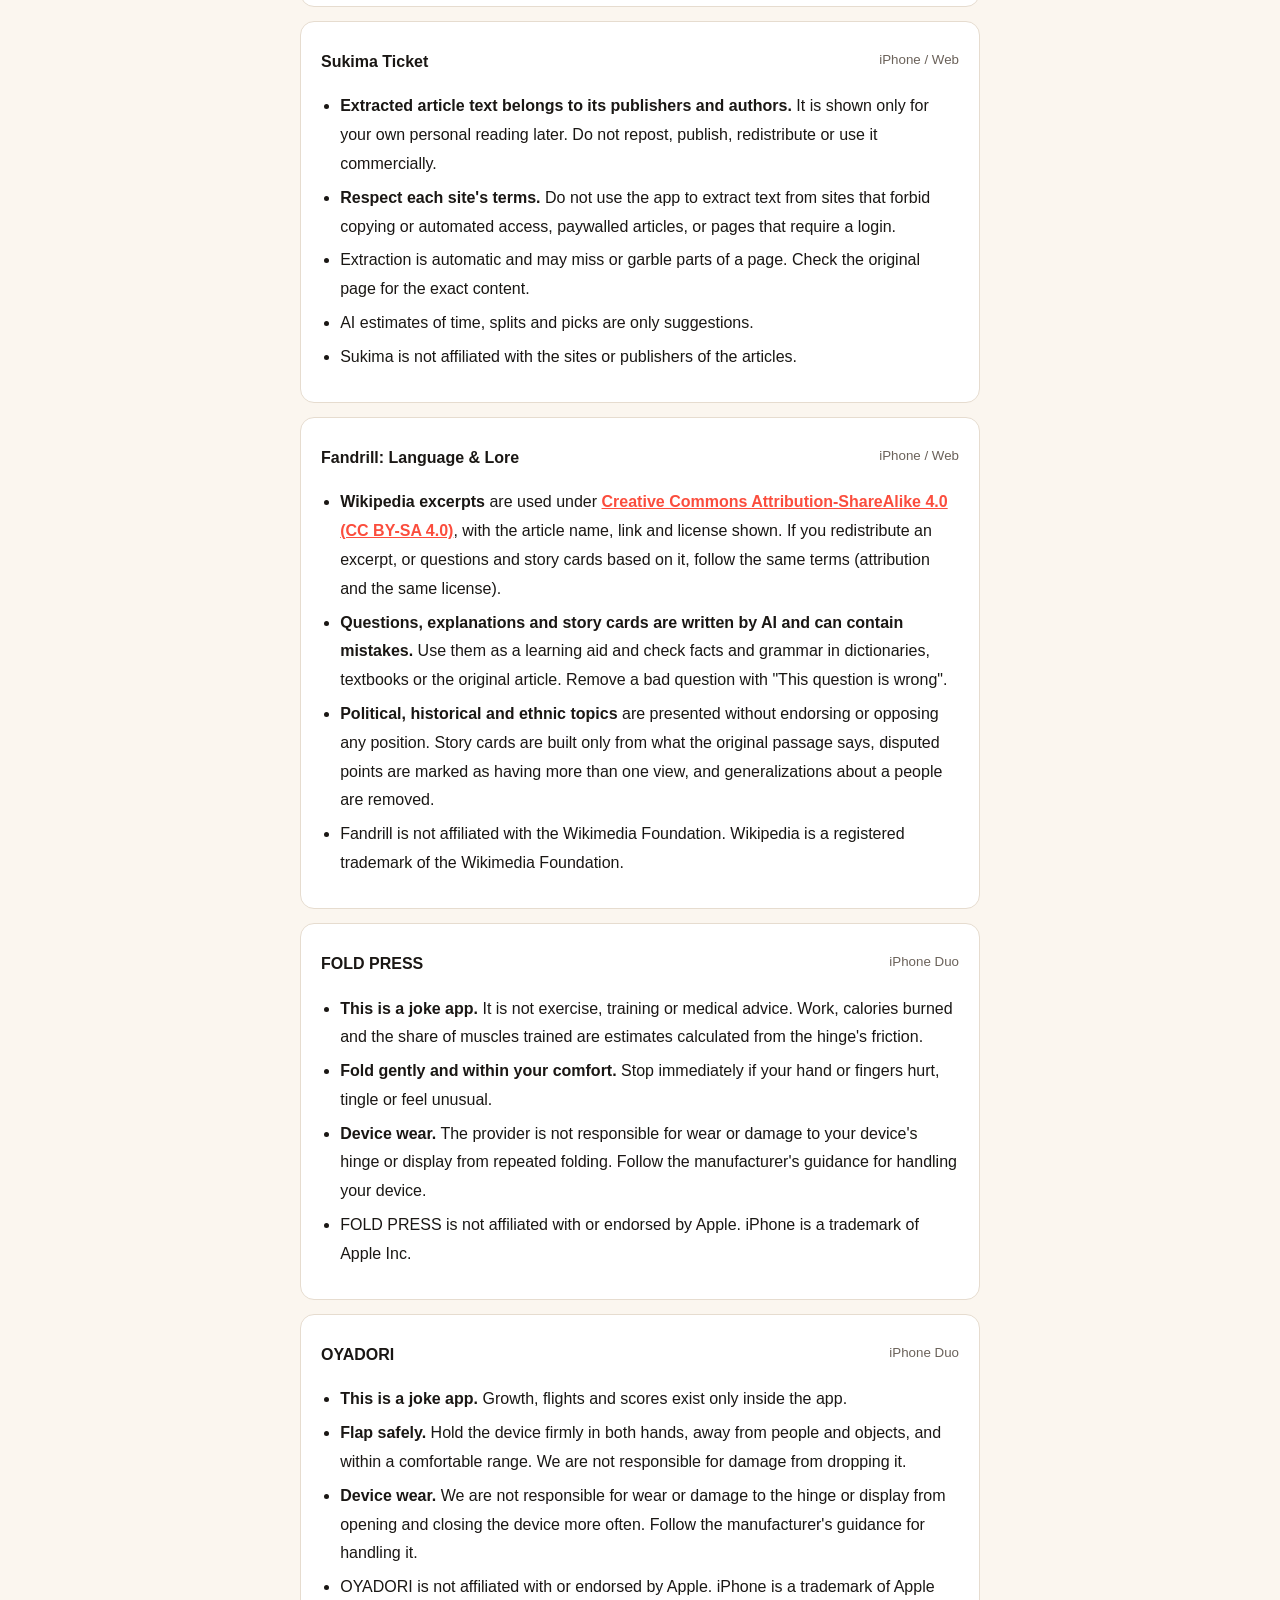
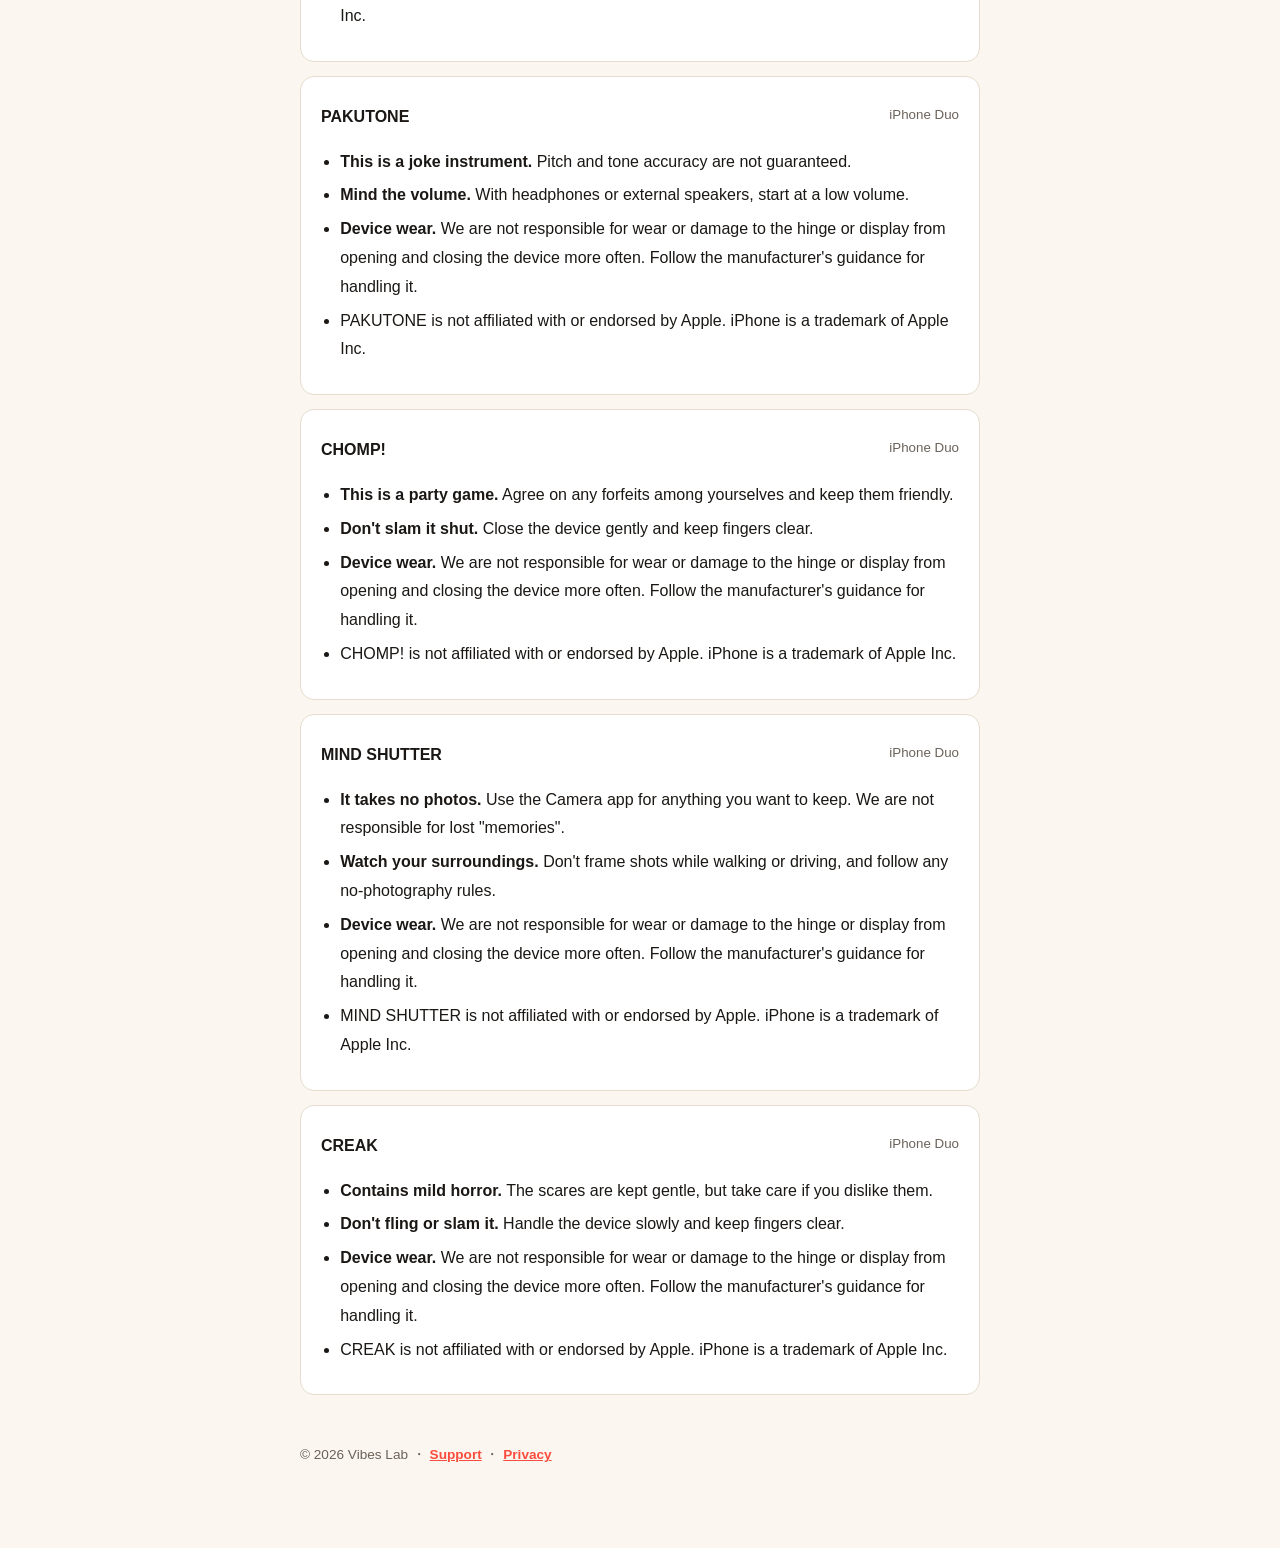
<file: terms/index.html>
<!DOCTYPE html>
<html lang="ja"><head><meta charset="UTF-8"><meta name="viewport" content="width=device-width, initial-scale=1.0">
<title>利用規約 / Terms of Use — Vibes Lab</title>
<link rel="stylesheet" href="../style.css">
</head><body><main>
<a class="label" href="../"><span class="mark"><i style="height:10px"></i><i style="height:16px"></i><i style="height:12px"></i><i style="height:7px"></i></span>Vibes Lab</a>

<h1>利用規約</h1>
<p class="meta">最終更新日: 2026年10月17日　提供者: Naoya Toyota（個人）　<a href="#en">English</a></p>

<div class="callout">
<b>要約</b>: Vibes Lab のアプリは無料で、個人で楽しむために提供しています。法律と他人の権利を守って使ってください。AI が作る文章はまちがうことがあります。アプリは「現状のまま」提供し、責任は日本の法律で認められる範囲で限らせていただきます。Jimoto の共有リストでは、不適切な内容と、他人を困らせる利用者を一切許しません。
</div>

<p>この利用規約（以下「本規約」）は、Vibes Lab（提供者: Naoya Toyota、個人。以下「提供者」）が提供するすべてのアプリとその Web 版（以下「本アプリ」）に共通の条件です。共通の条件のあとに、アプリごとの条件を書いています。データの扱いは<a href="../privacy/">プライバシーポリシー</a>を見てください。</p>

<h2>共通の条件</h2>

<h3>1. 同意</h3>
<p>本アプリをダウンロード・インストール・利用した時点で、本規約に同意したものとみなします。同意できない場合は、使うのをやめてアプリを削除してください。未成年の方は、保護者の方と一緒に読み、同意を得てから使ってください。</p>

<h3>2. App Store で入手した場合</h3>
<p>App Store から入手した本アプリには、本規約に加えて Apple の<a href="https://www.apple.com/legal/internet-services/itunes/dev/stdeula/" rel="noopener">標準使用許諾契約（Licensed Application End User License Agreement）</a>が適用されます。本規約はそれを補うもので、両者が食い違う部分は Apple の標準使用許諾契約が優先します。本アプリについての責任は、Apple ではなく提供者が負います（下の「保証の否認」「責任の制限」の範囲内）。</p>

<h3>3. 使う権利</h3>
<p>提供者は、あなたが本規約に従って、自分が持つ・管理する端末で本アプリを個人的に使うための、譲渡できない非独占的な権利を許諾します。本アプリのプログラム・デザイン・文章・画像などの権利は、提供者または正当な権利者に属します。</p>

<h3>4. あなたの責任</h3>
<ul>
<li>本アプリに入れる内容（メモ・入力した文・共有するリストなど）は、あなたの責任で扱ってください。</li>
<li>データの多くは端末の中にだけ保存されます。アプリの削除や端末の故障・紛失で消えることがあるため、必要なものは書き出しや端末のバックアップで守ってください。</li>
<li>本アプリを使うための端末・通信の費用は、あなたの負担です。</li>
</ul>

<h3>5. 禁止事項</h3>
<ul>
<li>法令や公序良俗に反する行為、犯罪につながる行為</li>
<li>他人の著作権・商標権・プライバシー・名誉などの権利を侵害する行為</li>
<li>他人の個人情報（氏名・住所・電話番号など）を、本人の同意なく入力・共有する行為</li>
<li>他人へのいやがらせ・脅迫・差別・なりすまし</li>
<li>本アプリや開発者のサーバー（API）への不正アクセス、過度な負荷、自動化した大量のリクエスト、回数の上限を回避する行為</li>
<li>本アプリの AI 機能を本来の目的と関係のない文章づくりに使うこと、AI の出力を事実と偽って他人をあざむくこと</li>
<li>法律で認められる場合を除く、本アプリの解析（リバースエンジニアリング）・改変・再配布</li>
<li>そのほか、提供者が不適切と判断する行為</li>
</ul>

<h3>6. AI が作る内容</h3>
<p>一部のアプリは、開発者の API を通じて AI（大規模言語モデル）で文章を作ります。AI の出力は、不正確・不完全・偏っていることがあり、専門家の助言の代わりにはなりません。大事な判断の前には、元の情報や専門家に必ず確かめてください。AI の出力をどう使うかは、あなたの判断と責任で決めてください。</p>

<h3>7. 第三者のコンテンツとサービス</h3>
<p>本アプリは、地図・百科事典・ニュース・Web ページなど、第三者のコンテンツやサービスを表示・利用することがあります。それらの権利はそれぞれの権利者に属し、それぞれの利用条件とライセンスが適用されます。提供者は、その内容の正確さや、サービスが使えることを保証しません。本アプリに出てくる商標はそれぞれの所有者のもので、特に書いていない限り、提供者はその所有者と提携していません。</p>

<h3>8. 無料での提供・変更・終了</h3>
<p>本アプリは無料で提供しています。提供者は、予告なく本アプリの内容（AI の1日の回数の上限を含む）を変えたり、アプリやサーバーの提供を一時的に止めたり、終えたりすることがあります。</p>

<h3>9. 保証の否認</h3>
<p>本アプリは「現状のまま」提供します。提供者は、本アプリが不具合なく動くこと、特定の目的に合うこと、内容が正確であること、中断なく使えることを保証しません。</p>

<h3>10. 責任の制限</h3>
<p>本アプリの利用、または利用できなかったことによってあなたに生じた損害について、提供者は、提供者の故意または重大な過失による場合を除き、責任を負いません。ただし、消費者契約法その他の日本の法律によりこの免責が認められない場合、提供者は、提供者の過失（重大な過失を除く）による損害について、現実に生じた直接かつ通常の損害の範囲で責任を負います。</p>

<h3>11. 本規約の変更</h3>
<p>提供者は、必要に応じて本規約を変更できます。変更するときは、このページで変更の内容と最終更新日を示し、重要な変更はアプリ内やこのページでお知らせします。変更後に本アプリを使い続けた場合、変更後の本規約に同意したものとみなします。</p>

<h3>12. 準拠法</h3>
<p>本規約は日本法に準拠し、日本法に従って解釈します。</p>

<h3>13. 連絡先</h3>
<p><a href="../support/">サポートページ</a>から、GitHub Issues でご連絡ください（Issues は公開されるため、個人情報は書かないでください）。</p>

<h2>アプリ別</h2>
<nav class="toc"><a href="#jimoto">Jimoto</a><a href="#keiko">Keiko</a><a href="#sukima">スキマ切符</a><a href="#fandrill">Fandrill</a><a href="#fold-press">スマホプレス</a><a href="#oyadori">おやどり</a><a href="#pakutone">パクトーン</a><a href="#chomp">ガブッ</a><a href="#mind-shutter">心のシャッター</a><a href="#creak">きしむ扉</a></nav>

<section class="app" id="jimoto"><h3>Jimoto（自分のピン帳） <small>iPhone / Web</small></h3>
<p><b>共有リストのルール</b>（ユーザーが作るコンテンツ）。共有リンクで渡すリストと、Web 版の公開一覧に載せたリスト（店・メモ・リスト名・プロフィール。以下「共有リスト」）に適用します。</p>
<ul>
<li><b>不適切な内容と、他人を困らせる利用者を一切許しません。</b>下の禁止事項に当たる共有リストは削除します。</li>
<li><b>共有してよいのは、あなたが共有する権利を持つ内容だけです。</b>自分で選んだ店と、自分で書いたメモ・自己紹介を共有してください。他人のリストや文章を無断で写したもの、他人の個人情報を含むものは共有しないでください。</li>
<li><b>禁止する内容の例</b>: 違法な内容や違法行為のすすめ／差別・ヘイト・いやがらせ・脅迫・いじめ／性的な内容、暴力的・残酷な内容／他人の個人情報（実名・住所・電話番号など）や、特定の個人への中傷／うその内容で店や人の評判を傷つけること、なりすまし／スパム・宣伝目的のリスト／他人の著作権・商標権などを侵害する内容。</li>
<li><b>報告</b>: 受け取ったリストの画面の「不適切な内容を報告」で、誰でも報告できます。<a href="../support/#jimoto">サポートページ</a>の GitHub Issues でも受け付けます。報告が3件に達したリストは、公開一覧から自動的に外れます（確認が済むまでは、リンクを持っている人は開けることがあります）。</li>
<li><b>提供者の対応</b>: 提供者は報告を受けてから24時間以内に内容を確かめ、本規約に反する共有リストを削除し、悪質な利用者には必要な措置をとります。報告がなくても、本規約に反すると判断した共有リストは予告なく非表示・削除できます。</li>
<li><b>自分で消す・外す</b>: 共有したリストは、作った端末の「共有を止める」でいつでもサーバーから削除できます（削除の鍵は作った端末にだけあります。端末のデータを消しても共有は自動では止まりません。鍵をなくしたときは、サポートからリンクを添えて削除を依頼できます）。受け取ったリストは「このリストを消す」で、いつでも自分の端末から消せます。</li>
<li><b>メモは書いた人の意見です</b>: 共有リストのメモや自己紹介は、それを書いたキュレーター個人の意見です。提供者は内容の正確さを確かめておらず、店を推薦・保証するものではありません。営業時間などは、お出かけ前に確かめてください。</li>
<li><b>共有リストの権利</b>: 共有リストの権利はあなたに残ります。あなたは提供者に、共有リストを保存し、リンクを持つ人（公開一覧に載せた場合は誰でも）に表示するために必要な範囲で、無償で使うことを許諾します。</li>
<li><b>商標と提携</b>: Google、Google マップ、Google Takeout は Google LLC の商標です。Jimoto は Google と提携しておらず、承認も受けていません。取り込みは、あなたが自分で書き出したデータを端末の中で読むだけです。地図データは © OpenStreetMap contributors（ODbL）で、地図タイルは OpenFreeMap・OpenMapTiles を使っています。</li>
</ul></section>

<section class="app" id="keiko"><h3>Keiko（演じて身につく防犯・救命・防災） <small>iPhone / Web</small></h3>
<ul>
<li><b>教育・練習のためのアプリです。</b>医療上の助言、法律上の助言、専門家による指導ではありません。</li>
<li><b>講習の代わりにはなりません。</b>心肺蘇生と AED の内容は練習用です。消防署などの普通救命講習といった、認定された講習で、人形を使って身につけてください。手順は公開資料にもとづいて固定していますが、最新のガイドラインや現場の指令員・救急隊の指示が優先します。</li>
<li><b>本当の緊急時は、アプリを閉じて、すぐに 119（救急・火事）・110（事件）へ通報してください。</b>日本の外では、その国・地域の緊急通報番号へ。</li>
<li><b>詐欺の場面は、訓練のための架空の筋書きです。</b>AI が演じる相手役・人物・団体・台詞は作り話で、実在のものとは関係ありません。台詞の手口をまねて人をだますことに使わないでください。</li>
<li>AI の台詞は、不自然だったりまちがっていたりすることがあります。採点・手順・解説はアプリに固定で入れた内容です。</li>
<li>胸骨圧迫の練習は画面を押して行います。人や動物の体で練習しないでください。内容は日本の制度と連絡先にもとづいています。</li>
</ul></section>

<section class="app" id="sukima"><h3>スキマ切符（Sukima） <small>iPhone / Web</small></h3>
<ul>
<li><b>取り出した記事の本文は、それぞれの発行元・著者のものです。</b>本文は、あなた個人が後で読むためだけに表示します。転載・公開・再配布・商用利用はしないでください。</li>
<li><b>各サイトの利用規約を守ってください。</b>転載や自動取得を禁じているサイト、有料記事、ログインが必要なページの本文を取り出す目的で使わないでください。</li>
<li>本文の取り出しは自動の処理なので、欠けたり崩れたりすることがあります。正確な内容は元のページで確かめてください。</li>
<li>AI による所要時間の見立て・分割・選択は目安です。</li>
<li>スキマ切符は、記事のサイトや発行元と提携していません。</li>
</ul></section>

<section class="app" id="fandrill"><h3>Fandrill（言葉の向こうの物語） <small>iPhone / Web</small></h3>
<ul>
<li><b>Wikipedia の一節</b>は、<a href="https://creativecommons.org/licenses/by-sa/4.0/deed.ja" rel="noopener">クリエイティブ・コモンズ 表示-継承 4.0（CC BY-SA 4.0）</a>に従い、記事名・リンク・ライセンスを表示して使っています。一節や、それを元にした問題・物語カードを再配布するときは、同じ条件（帰属の表示と同じライセンス）に従ってください。</li>
<li><b>問題・解説・物語カードは AI が作るため、まちがいを含むことがあります。</b>語学の目安として使い、事実や文法は辞書・教材・元の記事で確かめてください。おかしな問題は「この問題はおかしい」で外せます。</li>
<li><b>政治・歴史・民族の話題</b>は、特定の立場を支持したり否定したりするものではありません。物語カードは元の一節に書かれていることだけから作り、論争のある点には「複数の見方があります」と添え、ある人びとをひとまとめにする一般化は外しています。</li>
<li>Fandrill は、ウィキメディア財団と提携していません。Wikipedia はウィキメディア財団の登録商標です。</li>
</ul></section>

<section class="app" id="fold-press"><h3>スマホプレス（FOLD PRESS） <small>iPhone Duo</small></h3>
<ul>
<li><b>ジョークアプリです。</b>運動指導・トレーニング指導・医療上の助言ではありません。仕事量・消費カロリー・鍛えた部位の割合は、ヒンジの摩擦から計算した推定値です。</li>
<li><b>開け閉めは無理のない範囲で。</b>手や指に痛み・しびれ・違和感があるときは、すぐにやめてください。</li>
<li><b>端末の摩耗について。</b>開閉の回数を増やすことでヒンジや画面に生じる摩耗・故障について、提供者は責任を負いません。端末の扱いはメーカーの案内に従ってください。</li>
<li>スマホプレスは Apple と提携しておらず、承認も受けていません。iPhone は Apple Inc. の商標です。</li>
</ul></section>
<section class="app" id="oyadori"><h3>おやどり（OYADORI） <small>iPhone Duo</small></h3>
<ul>
<li><b>ジョークアプリです。</b>育成・飛距離・得点はアプリの中だけの遊びです。</li>
<li><b>パタパタは安全に。</b>端末をしっかり両手で持ち、人や物にぶつけない場所で、無理のない範囲で動かしてください。落下による故障について、提供者は責任を負いません。</li>
<li><b>端末の摩耗について。</b>開閉の回数を増やすことでヒンジや画面に生じる摩耗・故障について、提供者は責任を負いません。端末の扱いはメーカーの案内に従ってください。</li>
<li>おやどりは Apple と提携しておらず、承認も受けていません。iPhone は Apple Inc. の商標です。</li>
</ul></section>
<section class="app" id="pakutone"><h3>パクトーン（PAKUTONE） <small>iPhone Duo</small></h3>
<ul>
<li><b>ジョークの楽器です。</b>音程・音色の正確さは保証しません。</li>
<li><b>音量に注意。</b>イヤホンやスピーカーにつないで使うときは、小さめの音量から始めてください。</li>
<li><b>端末の摩耗について。</b>開閉の回数を増やすことでヒンジや画面に生じる摩耗・故障について、提供者は責任を負いません。端末の扱いはメーカーの案内に従ってください。</li>
<li>パクトーンは Apple と提携しておらず、承認も受けていません。iPhone は Apple Inc. の商標です。</li>
</ul></section>
<section class="app" id="chomp"><h3>ガブッ（CHOMP!） <small>iPhone Duo</small></h3>
<ul>
<li><b>パーティーゲームです。</b>勝ち負けや罰ゲームは、遊ぶ人どうしで無理のない範囲で決めてください。</li>
<li><b>勢いよく閉じない。</b>指をはさまないよう、本体はそっと閉じてください。</li>
<li><b>端末の摩耗について。</b>開閉の回数を増やすことでヒンジや画面に生じる摩耗・故障について、提供者は責任を負いません。端末の扱いはメーカーの案内に従ってください。</li>
<li>ガブッは Apple と提携しておらず、承認も受けていません。iPhone は Apple Inc. の商標です。</li>
</ul></section>
<section class="app" id="mind-shutter"><h3>心のシャッター（MIND SHUTTER） <small>iPhone Duo</small></h3>
<ul>
<li><b>写真は撮りません。</b>記録したい場面は、カメラアプリで撮影してください。焼き付けた「記憶」が失われても、提供者は責任を負いません。</li>
<li><b>周りに気をつけて。</b>歩きながら・運転しながら構えないでください。撮影が禁止された場所のルールに従ってください。</li>
<li><b>端末の摩耗について。</b>開閉の回数を増やすことでヒンジや画面に生じる摩耗・故障について、提供者は責任を負いません。端末の扱いはメーカーの案内に従ってください。</li>
<li>心のシャッターは Apple と提携しておらず、承認も受けていません。iPhone は Apple Inc. の商標です。</li>
</ul></section>
<section class="app" id="creak"><h3>きしむ扉（CREAK） <small>iPhone Duo</small></h3>
<ul>
<li><b>ホラーの演出を含みます。</b>驚かせる演出は控えめにしていますが、苦手な方はご注意ください。</li>
<li><b>勢いよく開け閉めしない。</b>指をはさまないよう、本体はゆっくり扱ってください。</li>
<li><b>端末の摩耗について。</b>開閉の回数を増やすことでヒンジや画面に生じる摩耗・故障について、提供者は責任を負いません。端末の扱いはメーカーの案内に従ってください。</li>
<li>きしむ扉は Apple と提携しておらず、承認も受けていません。iPhone は Apple Inc. の商標です。</li>
</ul></section>

<hr class="lang">

<div lang="en" id="en">
<h1>Terms of Use</h1>
<p class="meta">Last updated: October 17, 2026　Provider: Naoya Toyota (individual)</p>

<div class="callout">
<b>In short</b>: Vibes Lab apps are free and made for personal enjoyment. Use them lawfully and respect other people's rights. AI-generated text can be wrong. The apps are provided "as is", and liability is limited to the extent permitted by Japanese law. In Jimoto's shared lists, there is zero tolerance for objectionable content and abusive users.
</div>

<p>These Terms of Use ("Terms") apply to every app made by Vibes Lab (provider: Naoya Toyota, an individual; "we") and their web versions ("the Apps"). After the shared terms, each app has its own section. For how data is handled, see the <a href="../privacy/#en">Privacy Policy</a>.</p>

<h2>Shared terms</h2>

<h3>1. Acceptance</h3>
<p>By downloading, installing or using the Apps, you agree to these Terms. If you do not agree, stop using the Apps and delete them. If you are a minor, please read these Terms with a parent or guardian and get their consent first.</p>

<h3>2. Apps from the App Store</h3>
<p>For Apps obtained from the App Store, Apple's <a href="https://www.apple.com/legal/internet-services/itunes/dev/stdeula/" rel="noopener">Licensed Application End User License Agreement (Standard EULA)</a> applies in addition to these Terms. These Terms supplement it; where they conflict, the Standard EULA prevails. We, not Apple, are responsible for the Apps (within the limits of "No warranty" and "Limitation of liability" below).</p>

<h3>3. License to use</h3>
<p>We grant you a non-transferable, non-exclusive license to use the Apps for personal purposes on devices you own or control, in line with these Terms. All rights in the Apps' code, design, text and images belong to us or their rightful owners.</p>

<h3>4. Your responsibility</h3>
<ul>
<li>You are responsible for what you put into the Apps (notes, text you type, lists you share, etc.).</li>
<li>Most data is stored only on your device and can be lost if you delete an app or your device breaks or is lost. Use export or device backups to keep what matters.</li>
<li>Any device and network costs of using the Apps are yours.</li>
</ul>

<h3>5. Prohibited conduct</h3>
<ul>
<li>Anything illegal, against public order or morals, or that leads to crime</li>
<li>Infringing others' copyright, trademarks, privacy, reputation or other rights</li>
<li>Entering or sharing other people's personal information (name, address, phone number, etc.) without their consent</li>
<li>Harassing, threatening, discriminating against or impersonating others</li>
<li>Unauthorized access to the Apps or the developer's servers (API), excessive load, automated bulk requests, or getting around usage limits</li>
<li>Using the Apps' AI features for unrelated text generation, or passing off AI output as fact to deceive others</li>
<li>Reverse engineering, modifying or redistributing the Apps, except where the law allows it</li>
<li>Anything else we reasonably consider inappropriate</li>
</ul>

<h3>6. AI-generated content</h3>
<p>Some Apps generate text with AI (large language models) through the developer's API. AI output can be inaccurate, incomplete or biased, and it is not a substitute for professional advice. Always check the original sources or an expert before relying on it for anything important. How you use AI output is your own decision and responsibility.</p>

<h3>7. Third-party content and services</h3>
<p>The Apps may show or use third-party content and services such as maps, encyclopedias, news and web pages. Those belong to their owners and are subject to their own terms and licenses. We do not guarantee their accuracy or availability. Trademarks shown in the Apps belong to their owners; unless stated otherwise, we are not affiliated with them.</p>

<h3>8. Free service, changes and discontinuation</h3>
<p>The Apps are free. We may change them (including daily AI limits), or suspend or end the Apps or their servers, without notice.</p>

<h3>9. No warranty</h3>
<p>The Apps are provided "as is". We do not warrant that they are free of bugs, fit for a particular purpose, accurate, or available without interruption.</p>

<h3>10. Limitation of liability</h3>
<p>Except in cases of our willful misconduct or gross negligence, we are not liable for damages arising from your use of, or inability to use, the Apps. Where Japan's Consumer Contract Act or other Japanese law does not allow this exclusion, our liability for damages caused by our negligence (other than gross negligence) is limited to direct and ordinary damages actually incurred.</p>

<h3>11. Changes to these Terms</h3>
<p>We may change these Terms when needed. We will show the changes and the "last updated" date on this page and announce important changes in the Apps or here. If you keep using the Apps after a change, you agree to the updated Terms.</p>

<h3>12. Governing law</h3>
<p>These Terms are governed by and interpreted under the laws of Japan.</p>

<h3>13. Contact</h3>
<p>Please reach us through GitHub Issues from the <a href="../support/#en">support page</a> (issues are public, so please don't include personal information).</p>

<h2>By app</h2>

<section class="app" id="en-jimoto"><h3>Jimoto: Your Pin Book <small>iPhone / Web</small></h3>
<p><b>Rules for shared lists</b> (user-generated content). These apply to lists shared through a link and lists added to the web version's public lists (places, notes, list names and profiles; "shared lists").</p>
<ul>
<li><b>Zero tolerance for objectionable content and abusive users.</b> Shared lists that break the rules below are removed.</li>
<li><b>Only share what you have the right to share.</b> Share places you picked and notes and a bio you wrote yourself. Do not share copies of other people's lists or writing, or anything containing other people's personal information.</li>
<li><b>Examples of prohibited content</b>: illegal content or encouraging illegal acts; discrimination, hate, harassment, threats or bullying; sexual, violent or gory content; other people's personal information (real names, addresses, phone numbers, etc.) or attacks on a specific person; false statements that damage a place's or person's reputation, or impersonation; spam or promotional lists; content that infringes copyright, trademarks or other rights.</li>
<li><b>Reporting</b>: anyone can tap "Report this list" on a received list. Reports are also accepted through GitHub Issues on the <a href="../support/#en-jimoto">support page</a>. A list that reaches 3 reports is automatically removed from the public lists (until it has been reviewed, people who already have the link may still be able to open it).</li>
<li><b>What we do</b>: we review reports within 24 hours, remove shared lists that break these Terms, and take further action against abusive users as needed. We may also hide or remove any shared list that we find breaks these Terms without a report or notice.</li>
<li><b>Removing your own lists</b>: you can delete a list you shared from the server at any time with "Stop sharing" on the device that created it (the deletion key exists only on that device, and deleting your device data does not stop sharing automatically; if you lose the key, ask through support with the link). You can remove a received list from your own device at any time with "Remove this list".</li>
<li><b>Notes are the curator's own opinions</b>: notes and bios in shared lists are the personal views of the curator who wrote them. We do not check their accuracy and do not recommend or guarantee any place. Please check opening hours and details before you go.</li>
<li><b>Rights in shared lists</b>: you keep the rights to your shared lists. You grant us a free license to store them and show them to people with the link (or to anyone, if you add them to the public lists), only as needed to provide that.</li>
<li><b>Trademarks and affiliation</b>: Google, Google Maps and Google Takeout are trademarks of Google LLC. Jimoto is not affiliated with or endorsed by Google. Importing only reads, on your device, data that you exported yourself. Map data © OpenStreetMap contributors (ODbL); map tiles by OpenFreeMap and OpenMapTiles.</li>
</ul></section>

<section class="app" id="en-keiko"><h3>Keiko: Roleplay Safety Drills <small>iPhone / Web</small></h3>
<ul>
<li><b>For education and practice only.</b> It is not medical advice, legal advice, or instruction by a professional.</li>
<li><b>Not a substitute for a certified course.</b> The CPR and AED content is for practice. Learn the skills on a manikin in a certified first-aid course (in Japan, for example, the basic lifesaving courses run by fire departments). The steps are fixed and based on public guidance, but current guidelines and the instructions of dispatchers and paramedics always come first.</li>
<li><b>In a real emergency, close the app and call emergency services right away</b> (119 for ambulance/fire, 110 for police in Japan; outside Japan, your local emergency number).</li>
<li><b>Scam scenes are fictional training scenarios.</b> The roles, people, organizations and lines played by the AI are made up and have nothing to do with real ones. Do not use the tactics you see to deceive anyone.</li>
<li>AI lines can be unnatural or wrong. Scoring, steps and explanations are fixed in the app.</li>
<li>Chest-compression practice is done by pressing the screen. Do not practice on people or animals. The content is based on Japan's systems and contact numbers.</li>
</ul></section>

<section class="app" id="en-sukima"><h3>Sukima Ticket <small>iPhone / Web</small></h3>
<ul>
<li><b>Extracted article text belongs to its publishers and authors.</b> It is shown only for your own personal reading later. Do not repost, publish, redistribute or use it commercially.</li>
<li><b>Respect each site's terms.</b> Do not use the app to extract text from sites that forbid copying or automated access, paywalled articles, or pages that require a login.</li>
<li>Extraction is automatic and may miss or garble parts of a page. Check the original page for the exact content.</li>
<li>AI estimates of time, splits and picks are only suggestions.</li>
<li>Sukima is not affiliated with the sites or publishers of the articles.</li>
</ul></section>

<section class="app" id="en-fandrill"><h3>Fandrill: Language &amp; Lore <small>iPhone / Web</small></h3>
<ul>
<li><b>Wikipedia excerpts</b> are used under <a href="https://creativecommons.org/licenses/by-sa/4.0/" rel="noopener">Creative Commons Attribution-ShareAlike 4.0 (CC BY-SA 4.0)</a>, with the article name, link and license shown. If you redistribute an excerpt, or questions and story cards based on it, follow the same terms (attribution and the same license).</li>
<li><b>Questions, explanations and story cards are written by AI and can contain mistakes.</b> Use them as a learning aid and check facts and grammar in dictionaries, textbooks or the original article. Remove a bad question with "This question is wrong".</li>
<li><b>Political, historical and ethnic topics</b> are presented without endorsing or opposing any position. Story cards are built only from what the original passage says, disputed points are marked as having more than one view, and generalizations about a people are removed.</li>
<li>Fandrill is not affiliated with the Wikimedia Foundation. Wikipedia is a registered trademark of the Wikimedia Foundation.</li>
</ul></section>

<section class="app" id="en-fold-press"><h3>FOLD PRESS <small>iPhone Duo</small></h3>
<ul>
<li><b>This is a joke app.</b> It is not exercise, training or medical advice. Work, calories burned and the share of muscles trained are estimates calculated from the hinge's friction.</li>
<li><b>Fold gently and within your comfort.</b> Stop immediately if your hand or fingers hurt, tingle or feel unusual.</li>
<li><b>Device wear.</b> The provider is not responsible for wear or damage to your device's hinge or display from repeated folding. Follow the manufacturer's guidance for handling your device.</li>
<li>FOLD PRESS is not affiliated with or endorsed by Apple. iPhone is a trademark of Apple Inc.</li>
</ul></section>
<section class="app" id="en-oyadori"><h3>OYADORI <small>iPhone Duo</small></h3>
<ul>
<li><b>This is a joke app.</b> Growth, flights and scores exist only inside the app.</li>
<li><b>Flap safely.</b> Hold the device firmly in both hands, away from people and objects, and within a comfortable range. We are not responsible for damage from dropping it.</li>
<li><b>Device wear.</b> We are not responsible for wear or damage to the hinge or display from opening and closing the device more often. Follow the manufacturer's guidance for handling it.</li>
<li>OYADORI is not affiliated with or endorsed by Apple. iPhone is a trademark of Apple Inc.</li>
</ul></section>
<section class="app" id="en-pakutone"><h3>PAKUTONE <small>iPhone Duo</small></h3>
<ul>
<li><b>This is a joke instrument.</b> Pitch and tone accuracy are not guaranteed.</li>
<li><b>Mind the volume.</b> With headphones or external speakers, start at a low volume.</li>
<li><b>Device wear.</b> We are not responsible for wear or damage to the hinge or display from opening and closing the device more often. Follow the manufacturer's guidance for handling it.</li>
<li>PAKUTONE is not affiliated with or endorsed by Apple. iPhone is a trademark of Apple Inc.</li>
</ul></section>
<section class="app" id="en-chomp"><h3>CHOMP! <small>iPhone Duo</small></h3>
<ul>
<li><b>This is a party game.</b> Agree on any forfeits among yourselves and keep them friendly.</li>
<li><b>Don't slam it shut.</b> Close the device gently and keep fingers clear.</li>
<li><b>Device wear.</b> We are not responsible for wear or damage to the hinge or display from opening and closing the device more often. Follow the manufacturer's guidance for handling it.</li>
<li>CHOMP! is not affiliated with or endorsed by Apple. iPhone is a trademark of Apple Inc.</li>
</ul></section>
<section class="app" id="en-mind-shutter"><h3>MIND SHUTTER <small>iPhone Duo</small></h3>
<ul>
<li><b>It takes no photos.</b> Use the Camera app for anything you want to keep. We are not responsible for lost "memories".</li>
<li><b>Watch your surroundings.</b> Don't frame shots while walking or driving, and follow any no-photography rules.</li>
<li><b>Device wear.</b> We are not responsible for wear or damage to the hinge or display from opening and closing the device more often. Follow the manufacturer's guidance for handling it.</li>
<li>MIND SHUTTER is not affiliated with or endorsed by Apple. iPhone is a trademark of Apple Inc.</li>
</ul></section>
<section class="app" id="en-creak"><h3>CREAK <small>iPhone Duo</small></h3>
<ul>
<li><b>Contains mild horror.</b> The scares are kept gentle, but take care if you dislike them.</li>
<li><b>Don't fling or slam it.</b> Handle the device slowly and keep fingers clear.</li>
<li><b>Device wear.</b> We are not responsible for wear or damage to the hinge or display from opening and closing the device more often. Follow the manufacturer's guidance for handling it.</li>
<li>CREAK is not affiliated with or endorsed by Apple. iPhone is a trademark of Apple Inc.</li>
</ul></section>

</div>

<footer>© 2026 Vibes Lab ・ <a href="../support/">Support</a> ・ <a href="../privacy/">Privacy</a></footer>
</main></body></html>
</file>
<file: style.css>
/* Vibes Lab 共通ページ（brand/vibes-lab.md の配色: Coral #FB4D3D / Spark #FFC93C / Ink #1A1714 / Paper #FBF6EF） */
:root{--coral:#FB4D3D;--spark:#FFC93C;--ink:#1A1714;--paper:#FBF6EF;--muted:#6b625a;--line:#e6dccf;--card:#fff}
@media (prefers-color-scheme:dark){:root{--ink:#F4EEE6;--paper:#1A1714;--muted:#a59b90;--line:#3a332d;--card:#231f1b}}
*{box-sizing:border-box}
body{margin:0;background:var(--paper);color:var(--ink);font-family:-apple-system,BlinkMacSystemFont,"Hiragino Sans","Noto Sans JP",sans-serif;line-height:1.8}
main{max-width:720px;margin:0 auto;padding:40px 20px 80px}
.label{display:flex;align-items:center;gap:10px;font-weight:800;letter-spacing:.02em;text-decoration:none;color:var(--ink)}
.mark{width:28px;height:28px;border-radius:8px;background:var(--coral);display:flex;align-items:flex-end;justify-content:center;gap:2px;padding:6px}
.mark i{display:block;width:3px;background:#fff;border-radius:2px}.mark i:nth-child(3){background:var(--spark)}
h1{font-size:1.7rem;line-height:1.35;margin:28px 0 6px}
h2{font-size:1.15rem;margin:36px 0 8px;padding-top:14px;border-top:2px solid var(--line)}
h3{font-size:1rem;margin:22px 0 4px}
.meta{color:var(--muted);font-size:.85rem;margin:0 0 16px}
.callout{background:var(--card);border-left:4px solid var(--coral);border-radius:10px;padding:12px 18px;margin:18px 0}
.app{background:var(--card);border:1px solid var(--line);border-radius:14px;padding:4px 20px 14px;margin:14px 0;scroll-margin-top:16px}
.app h3{display:flex;justify-content:space-between;gap:8px;flex-wrap:wrap}
.app h3 small{color:var(--muted);font-weight:500}
a{color:var(--coral);font-weight:700}
ul{padding-left:1.2em} li{margin:5px 0}
nav.toc{display:flex;flex-wrap:wrap;gap:6px;margin:10px 0}
nav.toc a{font-size:.85rem;border:1px solid var(--line);border-radius:999px;padding:2px 10px;text-decoration:none}
hr.lang{border:0;border-top:2px dashed var(--line);margin:56px 0}
footer{margin-top:48px;font-size:.85rem;color:var(--muted)}
</file>
